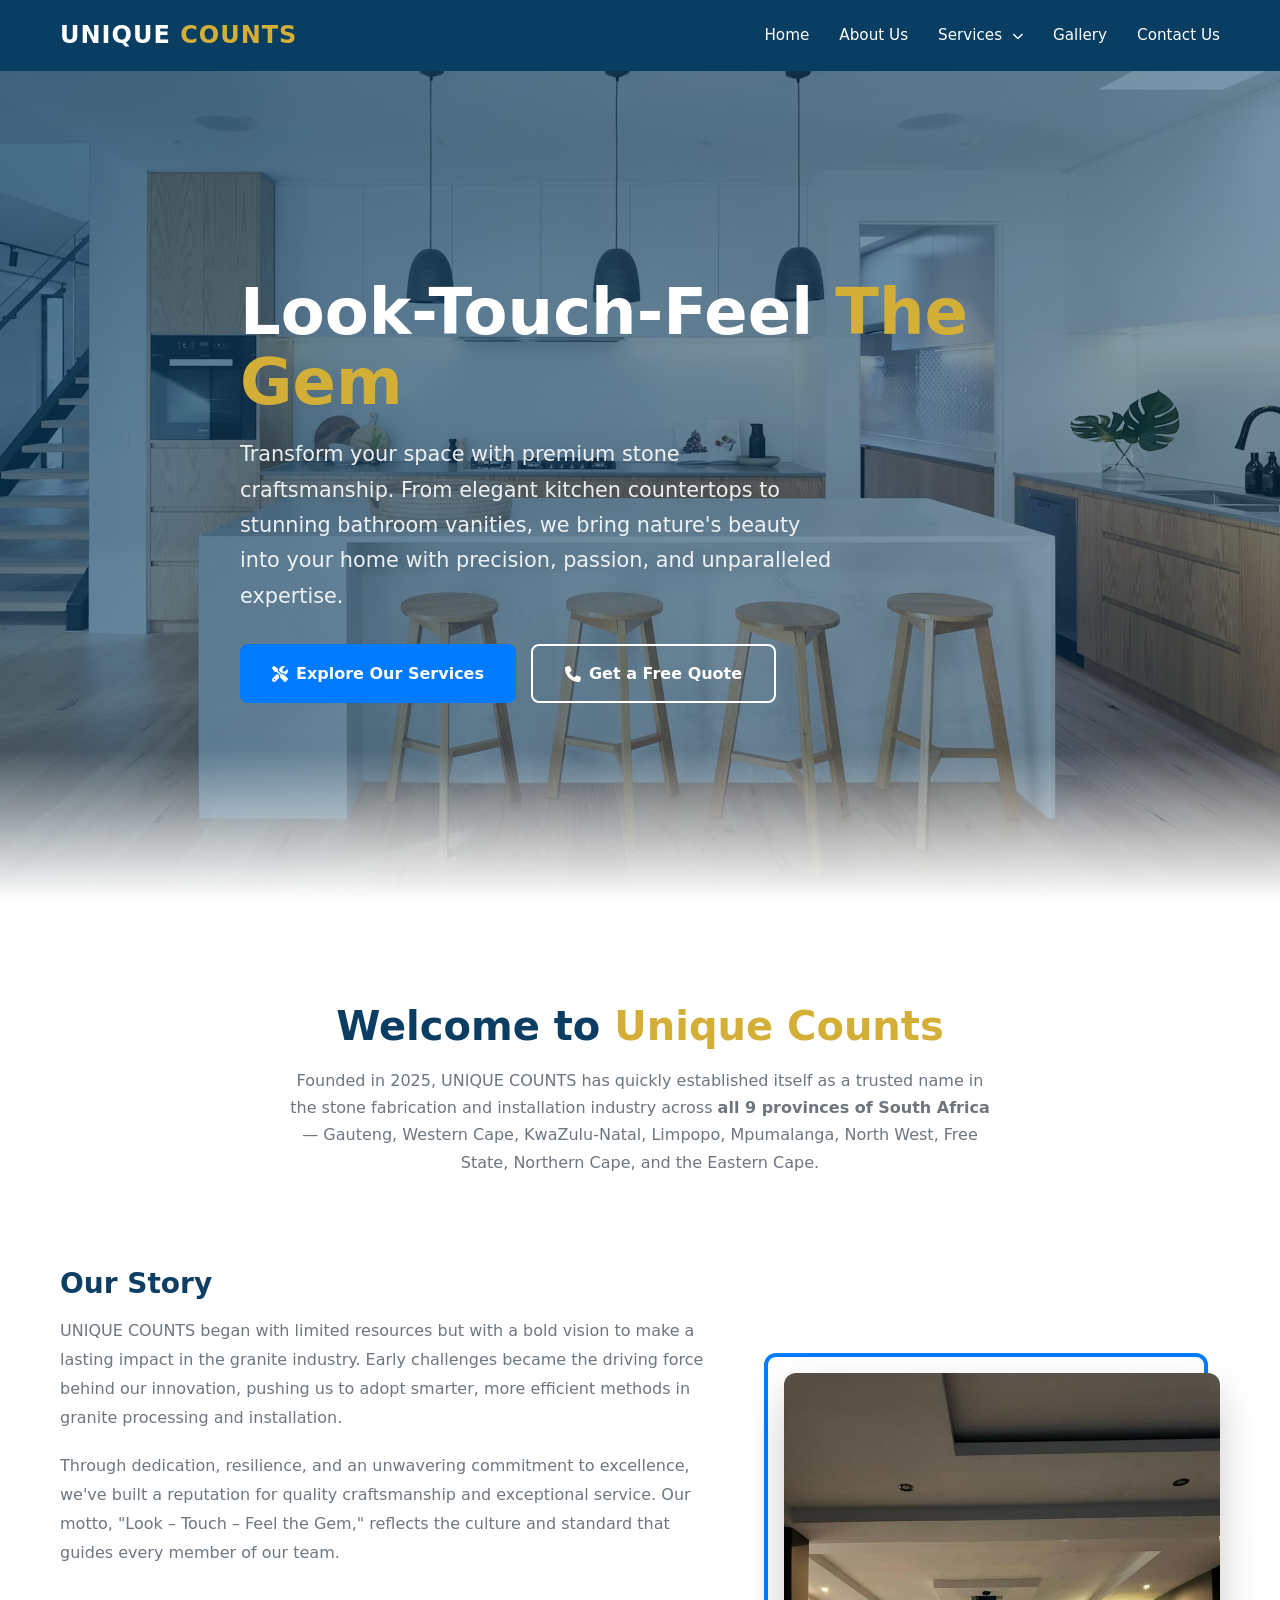
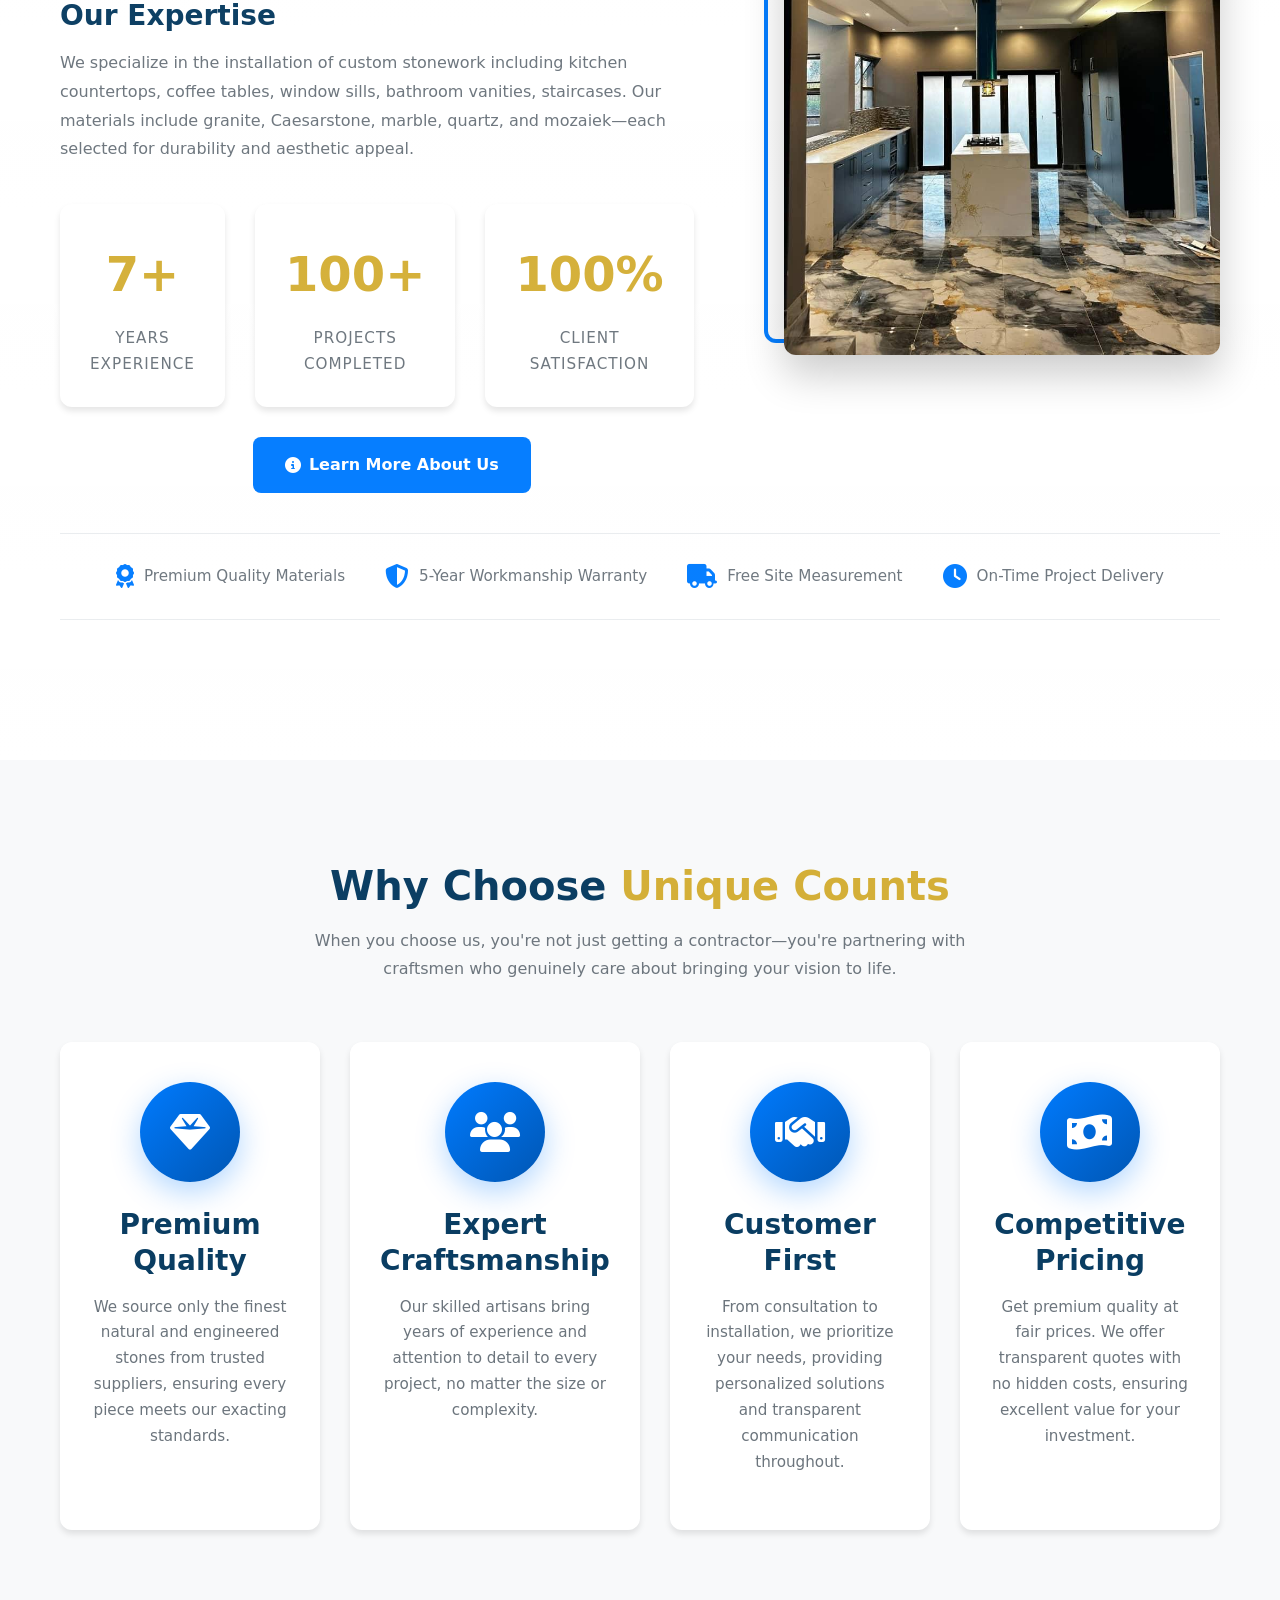
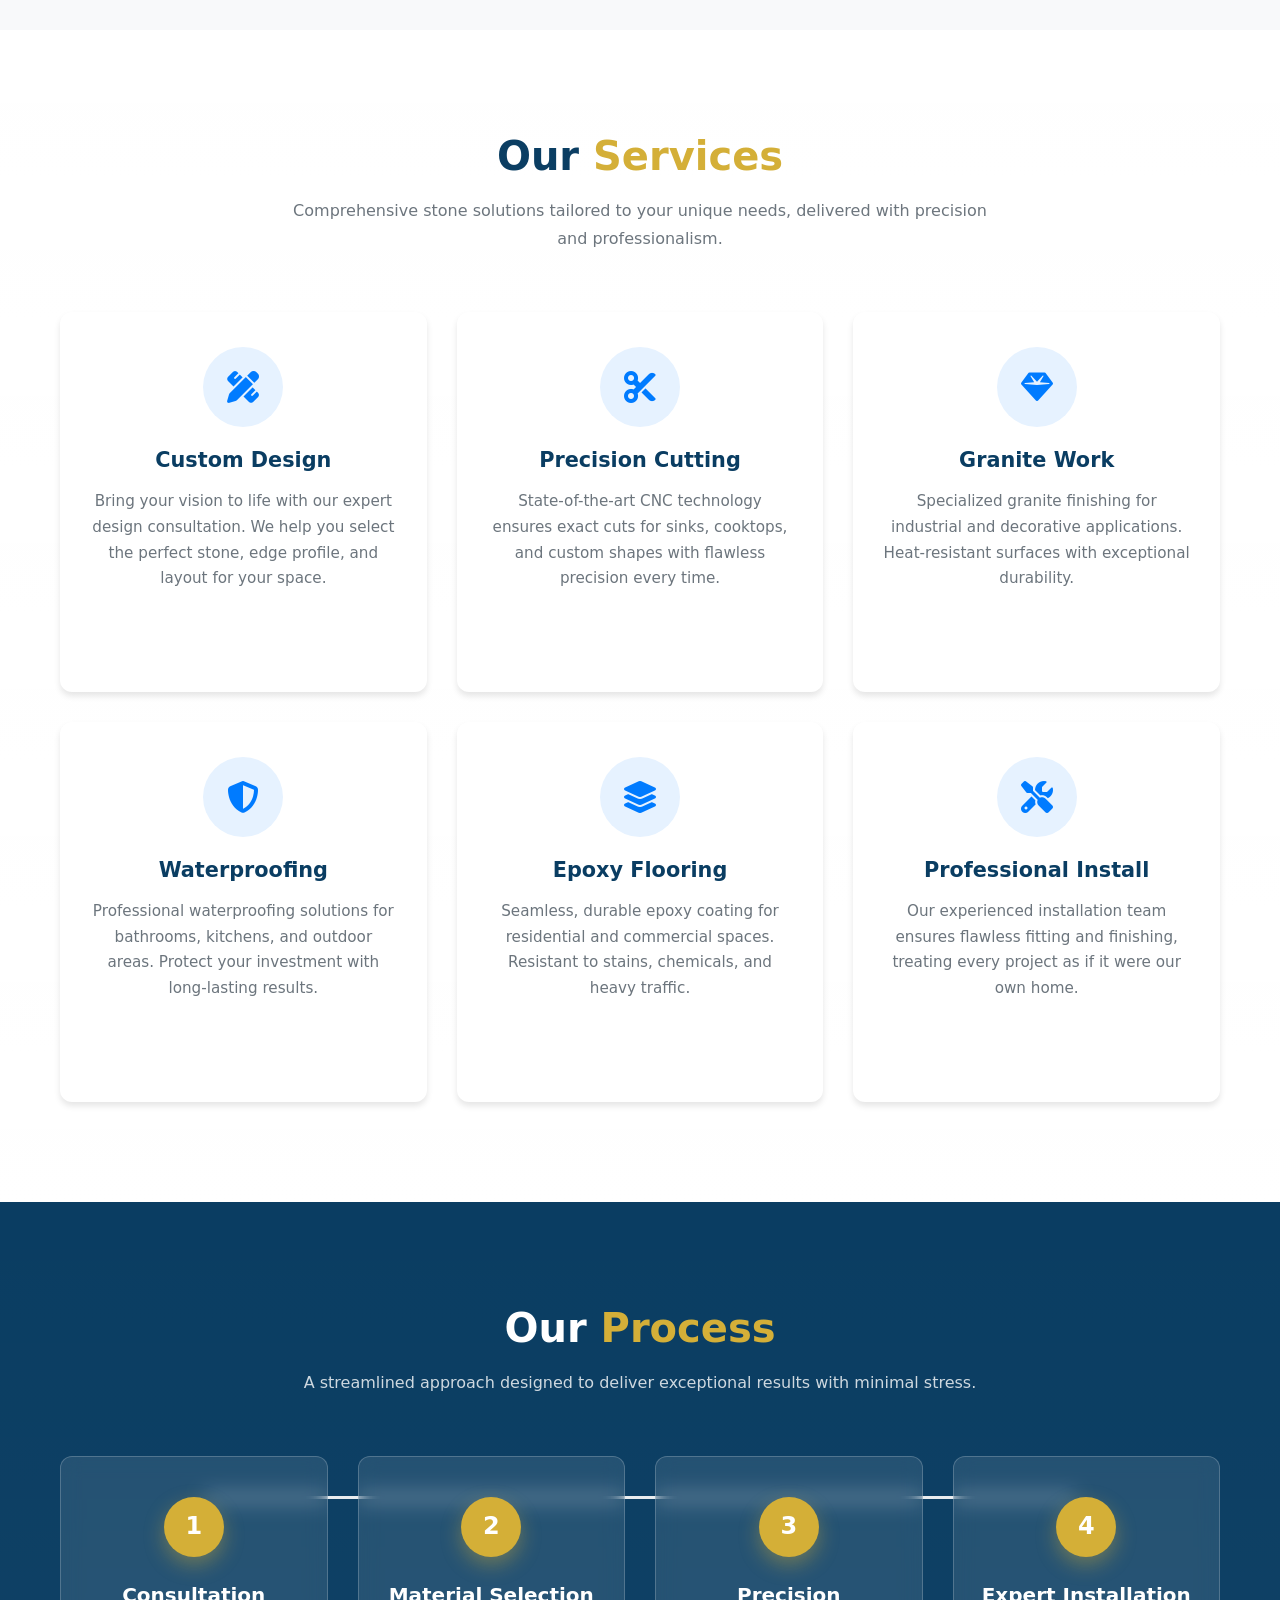
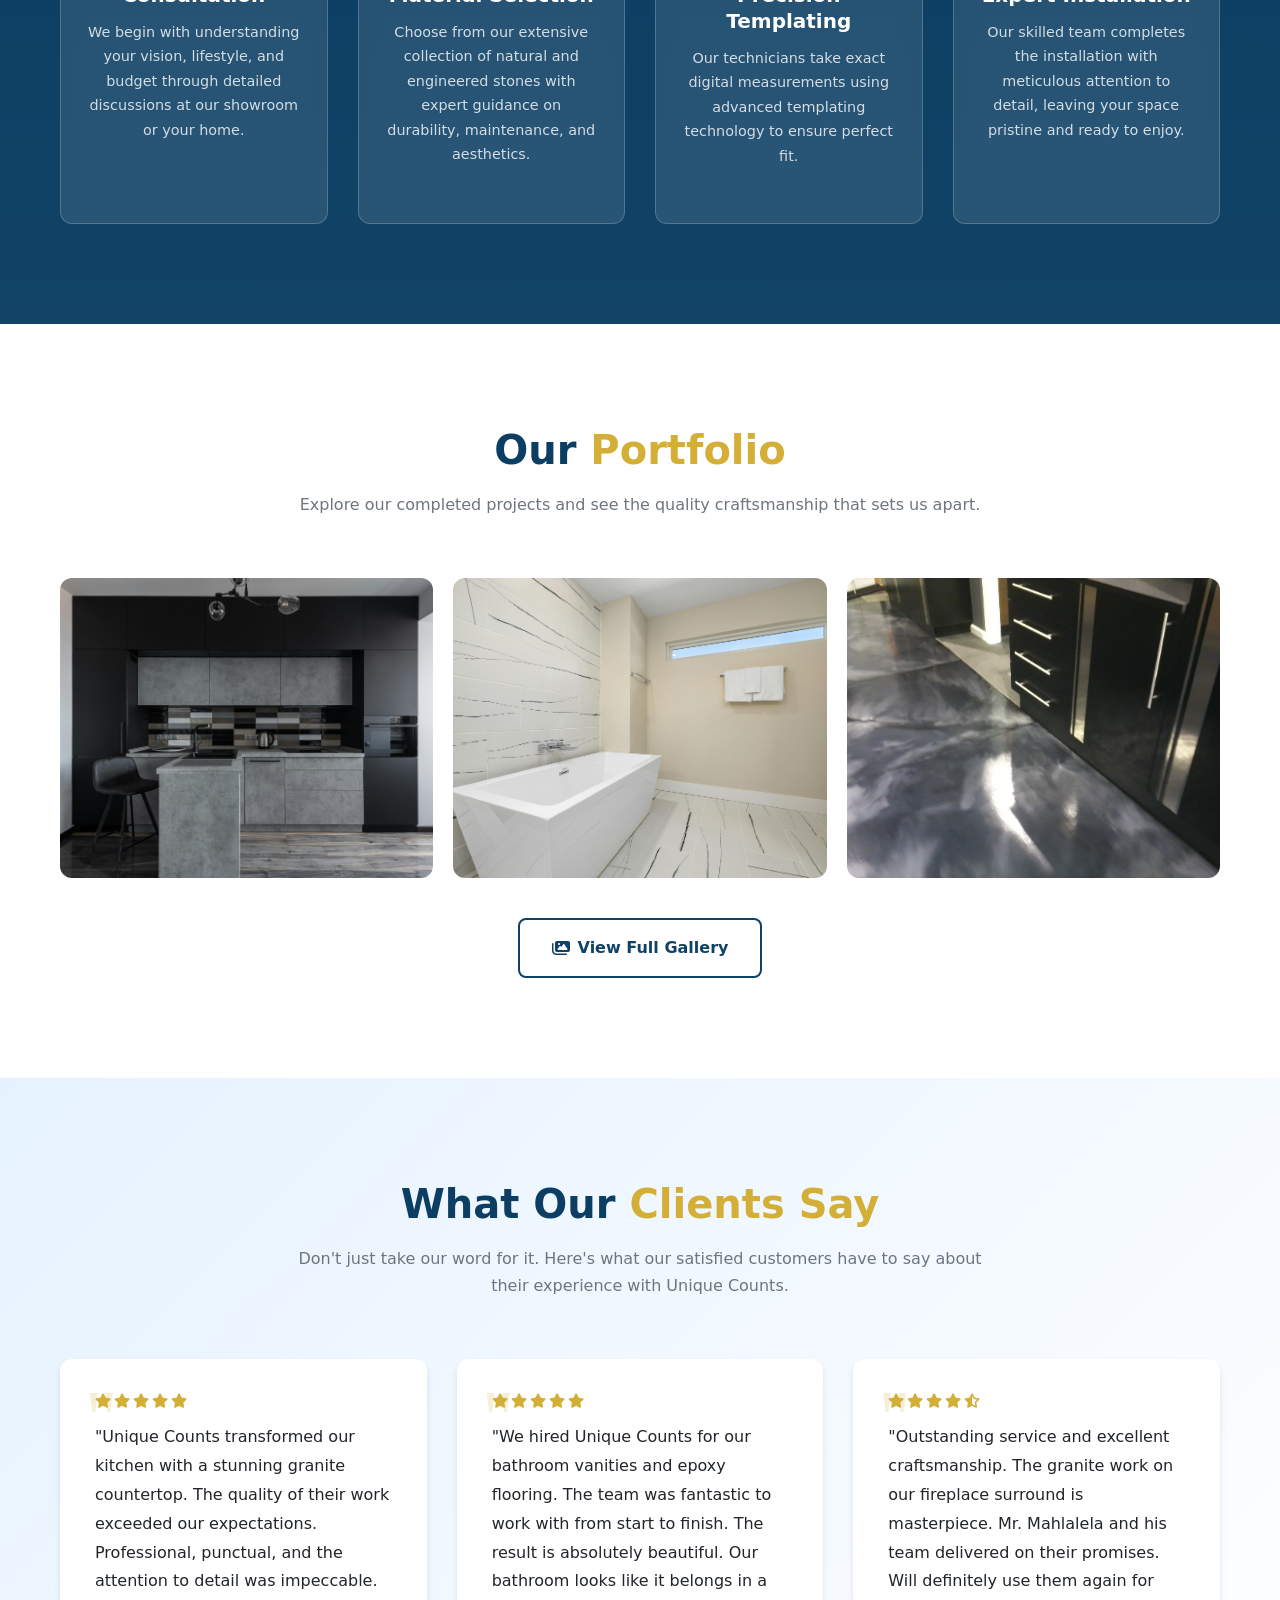
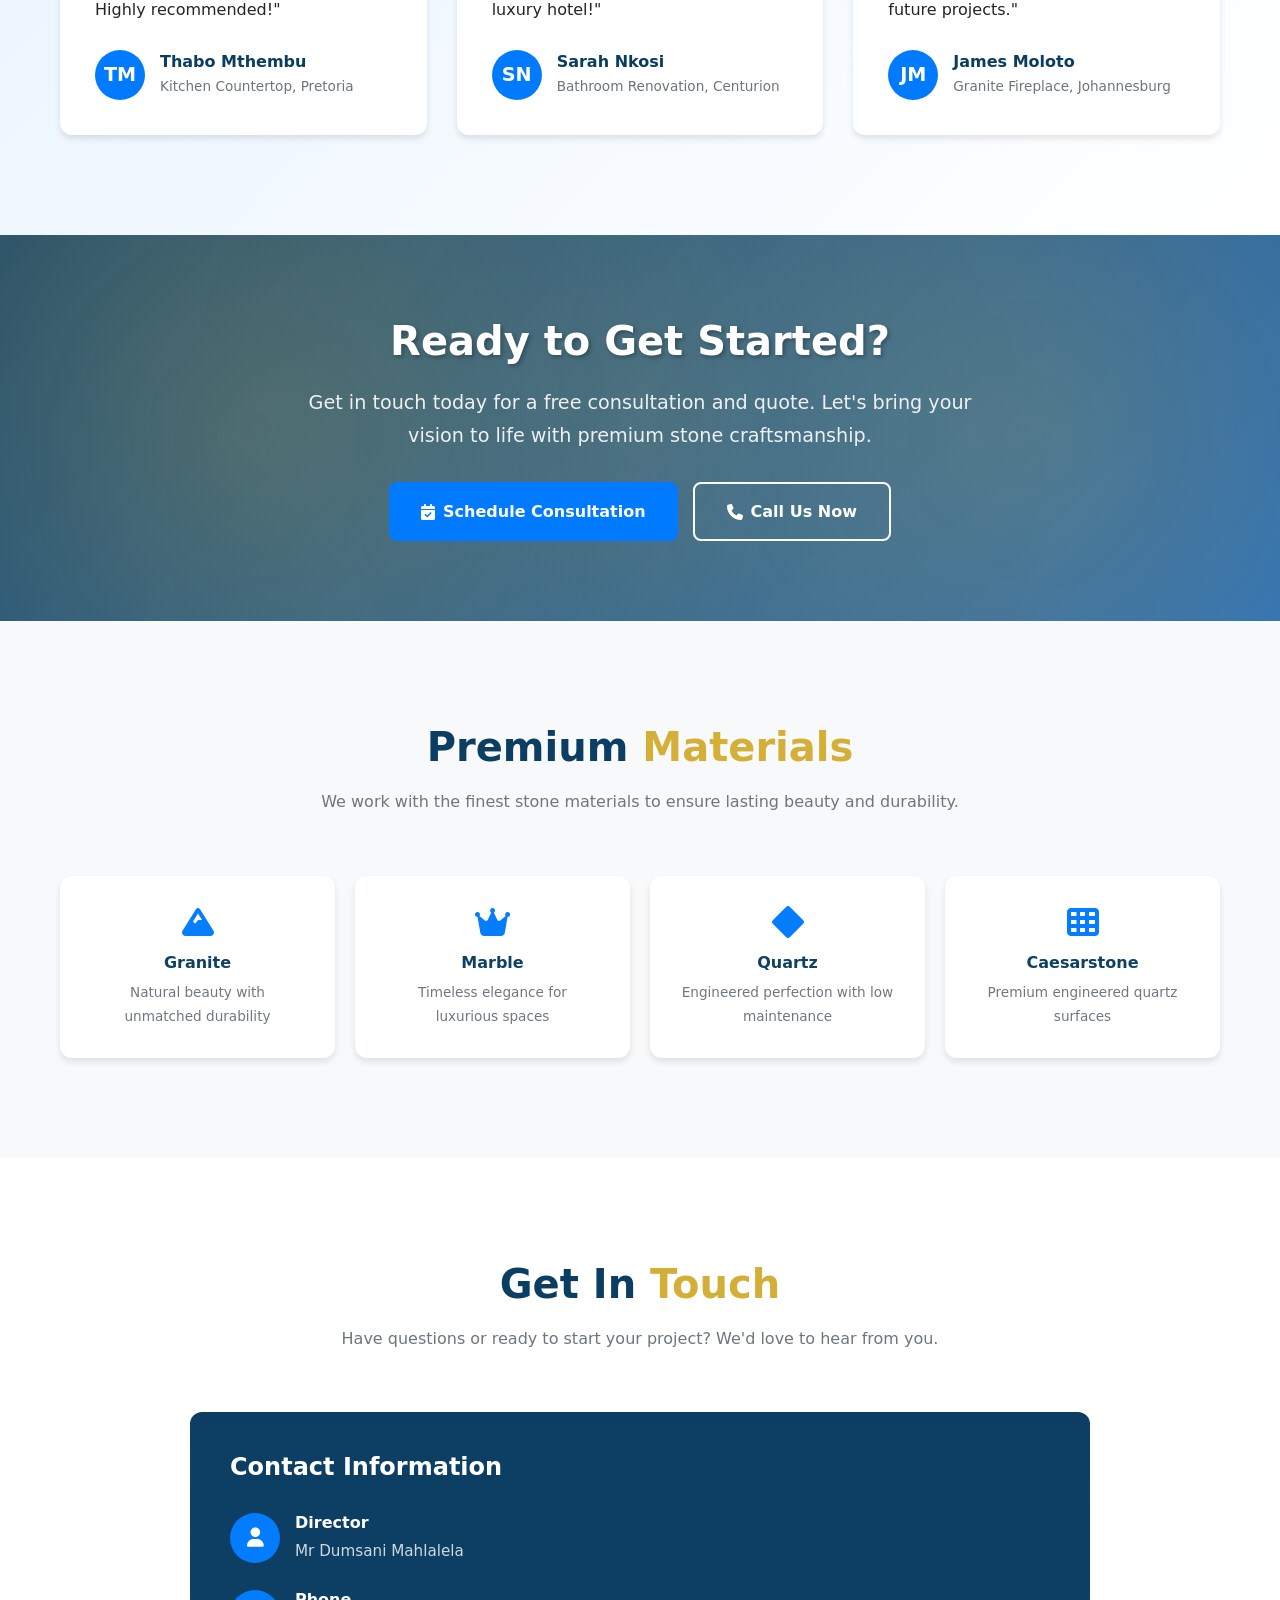
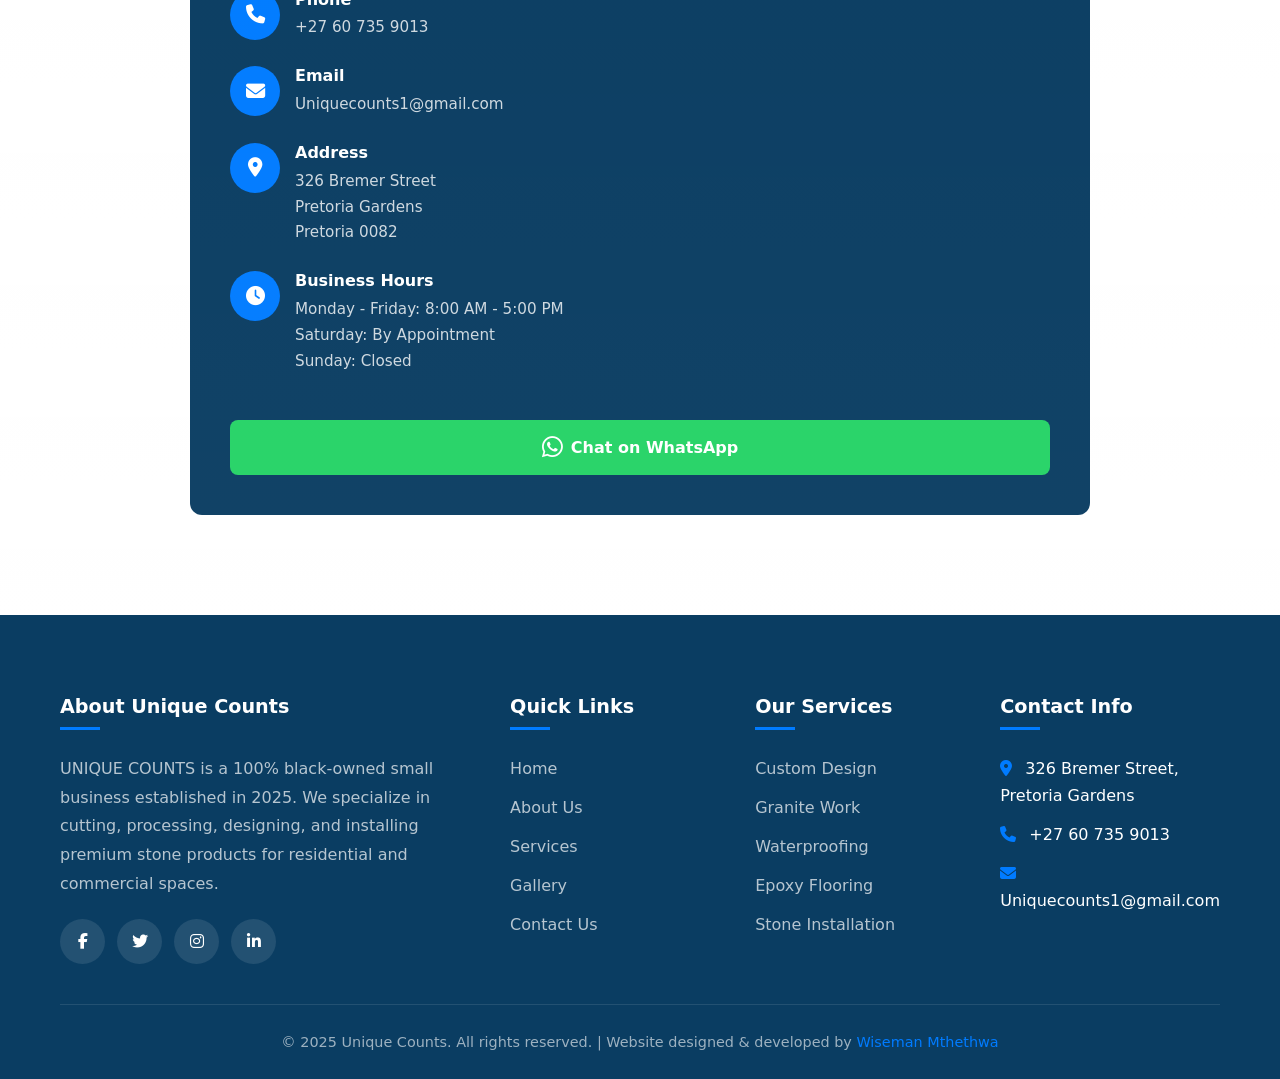
<file: index.html>
<!DOCTYPE html>
<html lang="en">
<head>
    <meta charset="UTF-8">
    <meta name="viewport" content="width=device-width, initial-scale=1.0">
    <meta name="description" content="Unique Counts - Pretoria's premier stone fabrication and installation company. Expert granite, marble, and quartz craftsmanship for kitchens, bathrooms, and commercial spaces.">
    <meta name="keywords" content="granite, marble, quartz, stone fabrication, countertop installation, Pretoria, South Africa">
    <title>Unique Counts | Look-Touch-Feel the Gem - Premium Stone Solutions</title>
    <link rel="stylesheet" href="assets/css/styles.css">
    <link rel="stylesheet" href="https://cdnjs.cloudflare.com/ajax/libs/font-awesome/6.5.1/css/all.min.css">
</head>
<body>
    <!-- Header -->
    <header>
        <div class="container header-container">
            <a href="index.html" class="logo">UNIQUE <span>COUNTS</span></a>
            <div class="hamburger" id="hamburger">
                <span></span>
                <span></span>
                <span></span>
            </div>
            <nav id="nav">
                <ul>
                    <li><a href="#home">Home</a></li>
                    <li><a href="pages/about.html">About Us</a></li>
                    <li class="dropdown">
                        <a href="pages/services.html">Services <i class="fas fa-chevron-down"></i></a>
                        <ul class="dropdown-menu">
                            <li><a href="pages/granite.html">Granite Work</a></li>
                            <li><a href="pages/waterproofing.html">Waterproofing</a></li>
                            <li><a href="pages/epoxy.html">Epoxy Flooring</a></li>
                        </ul>
                    </li>
                    <li><a href="pages/gallery.html">Gallery</a></li>
                    <li><a href="pages/contact.html">Contact Us</a></li>
                </ul>
            </nav>
        </div>
    </header>

    <!-- Main Content -->
    <main id="main-content">
        <!-- Hero Section -->
        <section class="hero" id="home">
            <div class="container">
                <div class="hero-content">
                    <h1>Look-Touch-Feel <span>The Gem</span></h1>
                    <p>Transform your space with premium stone craftsmanship. From elegant kitchen countertops to stunning bathroom vanities, we bring nature's beauty into your home with precision, passion, and unparalleled expertise.</p>
                    <div class="hero-buttons">
                        <a href="pages/services.html" class="btn btn-primary">
                            <i class="fas fa-tools"></i> Explore Our Services
                        </a>
                        <a href="pages/contact.html" class="btn btn-outline">
                            <i class="fas fa-phone"></i> Get a Free Quote
                        </a>
                    </div>
                </div>
            </div>
        </section>

        <!-- About Section -->
        <section class="section" id="about">
            <div class="container">
                <div class="section-header">
                    <h2>Welcome to <span>Unique Counts</span></h2>
                    <p>Founded in 2025, UNIQUE COUNTS has quickly established itself as a trusted name in the stone fabrication and installation industry across <strong>all 9 provinces of South Africa</strong> — Gauteng, Western Cape, KwaZulu-Natal, Limpopo, Mpumalanga, North West, Free State, Northern Cape, and the Eastern Cape.</p>
                </div>
                
                <div class="about-content">
                    <div class="about-text">
                        <h3>Our Story</h3>
                        <p>UNIQUE COUNTS began with limited resources but with a bold vision to make a lasting impact in the granite industry. Early challenges became the driving force behind our innovation, pushing us to adopt smarter, more efficient methods in granite processing and installation.</p>
                        <p>Through dedication, resilience, and an unwavering commitment to excellence, we've built a reputation for quality craftsmanship and exceptional service. Our motto, "Look – Touch – Feel the Gem," reflects the culture and standard that guides every member of our team.</p>
                        
                        <h3>Our Expertise</h3>
                        <p>We specialize in the installation of custom stonework including kitchen countertops, coffee tables, window sills, bathroom vanities, staircases. Our materials include granite, Caesarstone, marble, quartz, and mozaiek—each selected for durability and aesthetic appeal.</p>
                        
                        <div class="about-stats">
                            <div class="stat-item">
                                <div class="number">7+</div>
                                <div class="label">Years Experience</div>
                            </div>
                            <div class="stat-item">
                                <div class="number">100+</div>
                                <div class="label">Projects Completed</div>
                            </div>
                            <div class="stat-item">
                                <div class="number">100%</div>
                                <div class="label">Client Satisfaction</div>
                            </div>
                        </div>
                        
                        <div style="text-align: center; margin-top: 30px;">
                            <a href="pages/about.html" class="btn btn-primary">
                                <i class="fas fa-info-circle"></i> Learn More About Us
                            </a>
                        </div>
                    </div>
                    <div class="about-img">
                        <img src="assets/images/Team/Counter.jpeg" alt="Unique Counts Team">
                    </div>
                </div>
                
                <!-- Trust Badges -->
                <div class="trust-badges">
                    <div class="trust-badge">
                        <i class="fas fa-award"></i>
                        <span>Premium Quality Materials</span>
                    </div>
                    <div class="trust-badge">
                        <i class="fas fa-shield-alt"></i>
                        <span>5-Year Workmanship Warranty</span>
                    </div>
                    <div class="trust-badge">
                        <i class="fas fa-truck"></i>
                        <span>Free Site Measurement</span>
                    </div>
                    <div class="trust-badge">
                        <i class="fas fa-clock"></i>
                        <span>On-Time Project Delivery</span>
                    </div>
                </div>
            </div>
        </section>

        <!-- Why Choose Us Section -->
        <section class="section section-light">
            <div class="container">
                <div class="section-header">
                    <h2>Why Choose <span>Unique Counts</span></h2>
                    <p>When you choose us, you're not just getting a contractor—you're partnering with craftsmen who genuinely care about bringing your vision to life.</p>
                </div>
                
                <div class="why-grid">
                    <div class="card why-card animate-on-scroll">
                        <div class="icon">
                            <i class="fas fa-gem"></i>
                        </div>
                        <h3>Premium Quality</h3>
                        <p>We source only the finest natural and engineered stones from trusted suppliers, ensuring every piece meets our exacting standards.</p>
                    </div>
                    <div class="card why-card animate-on-scroll">
                        <div class="icon">
                            <i class="fas fa-users"></i>
                        </div>
                        <h3>Expert Craftsmanship</h3>
                        <p>Our skilled artisans bring years of experience and attention to detail to every project, no matter the size or complexity.</p>
                    </div>
                    <div class="card why-card animate-on-scroll">
                        <div class="icon">
                            <i class="fas fa-handshake"></i>
                        </div>
                        <h3>Customer First</h3>
                        <p>From consultation to installation, we prioritize your needs, providing personalized solutions and transparent communication throughout.</p>
                    </div>
                    <div class="card why-card animate-on-scroll">
                        <div class="icon">
                            <i class="fas fa-money-bill-wave"></i>
                        </div>
                        <h3>Competitive Pricing</h3>
                        <p>Get premium quality at fair prices. We offer transparent quotes with no hidden costs, ensuring excellent value for your investment.</p>
                    </div>
                </div>
            </div>
        </section>

        <!-- Services Section -->
        <section class="section" id="services">
            <div class="container">
                <div class="section-header">
                    <h2>Our <span>Services</span></h2>
                    <p>Comprehensive stone solutions tailored to your unique needs, delivered with precision and professionalism.</p>
                </div>
                
                <div class="services-grid">
                    <div class="service-card animate-on-scroll">
                        <div class="icon">
                            <i class="fas fa-pencil-ruler"></i>
                        </div>
                        <h3>Custom Design</h3>
                        <p>Bring your vision to life with our expert design consultation. We help you select the perfect stone, edge profile, and layout for your space.</p>
                        <a href="pages/services.html" class="btn btn-primary btn-sm">Learn More</a>
                    </div>
                    <div class="service-card animate-on-scroll">
                        <div class="icon">
                            <i class="fas fa-cut"></i>
                        </div>
                        <h3>Precision Cutting</h3>
                        <p>State-of-the-art CNC technology ensures exact cuts for sinks, cooktops, and custom shapes with flawless precision every time.</p>
                        <a href="pages/services.html" <a href="pages/services.html" class="btn btn-primary btn-sm">Learn More</a>
                    </div>
                    <div class="service-card animate-on-scroll">
                        <div class="icon">
                            <i class="fas fa-gem"></i>
                        </div>
                        <h3>Granite Work</h3>
                        <p>Specialized granite finishing for industrial and decorative applications. Heat-resistant surfaces with exceptional durability.</p>
                        <a href="pages/granite.html" class="btn btn-primary btn-sm">Learn More</a>
                    </div>
                    <div class="service-card animate-on-scroll">
                        <div class="icon">
                            <i class="fas fa-shield-alt"></i>
                        </div>
                        <h3>Waterproofing</h3>
                        <p>Professional waterproofing solutions for bathrooms, kitchens, and outdoor areas. Protect your investment with long-lasting results.</p>
                        <a href="pages/waterproofing.html" class="btn btn-primary btn-sm">Learn More</a>
                    </div>
                    <div class="service-card animate-on-scroll">
                        <div class="icon">
                            <i class="fas fa-layer-group"></i>
                        </div>
                        <h3>Epoxy Flooring</h3>
                        <p>Seamless, durable epoxy coating for residential and commercial spaces. Resistant to stains, chemicals, and heavy traffic.</p>
                        <a href="pages/epoxy.html" class="btn btn-primary btn-sm">Learn More</a>
                    </div>
                    <div class="service-card animate-on-scroll">
                        <div class="icon">
                            <i class="fas fa-tools"></i>
                        </div>
                        <h3>Professional Install</h3>
                        <p>Our experienced installation team ensures flawless fitting and finishing, treating every project as if it were our own home.</p>
                        <a href="pages/services.html" class="btn btn-primary btn-sm">Learn More</a>
                    </div>
                </div>
            </div>
        </section>

        <!-- Our Process Section -->
        <section class="section section-dark">
            <div class="container">
                <div class="section-header">
                    <h2>Our <span>Process</span></h2>
                    <p>A streamlined approach designed to deliver exceptional results with minimal stress.</p>
                </div>
                
                <div class="process-grid">
                    <div class="process-card animate-on-scroll">
                        <div class="step-number">1</div>
                        <h4>Consultation</h4>
                        <p>We begin with understanding your vision, lifestyle, and budget through detailed discussions at our showroom or your home.</p>
                    </div>
                    <div class="process-card animate-on-scroll">
                        <div class="step-number">2</div>
                        <h4>Material Selection</h4>
                        <p>Choose from our extensive collection of natural and engineered stones with expert guidance on durability, maintenance, and aesthetics.</p>
                    </div>
                    <div class="process-card animate-on-scroll">
                        <div class="step-number">3</div>
                        <h4>Precision Templating</h4>
                        <p>Our technicians take exact digital measurements using advanced templating technology to ensure perfect fit.</p>
                    </div>
                    <div class="process-card animate-on-scroll">
                        <div class="step-number">4</div>
                        <h4>Expert Installation</h4>
                        <p>Our skilled team completes the installation with meticulous attention to detail, leaving your space pristine and ready to enjoy.</p>
                    </div>
                </div>
            </div>
        </section>

        <!-- Gallery Preview Section -->
        <section class="section" id="gallery">
            <div class="container">
                <div class="section-header">
                    <h2>Our <span>Portfolio</span></h2>
                    <p>Explore our completed projects and see the quality craftsmanship that sets us apart.</p>
                </div>
                
                <div class="gallery-grid">
                    <div class="gallery-item animate-on-scroll">
                        <img src="assets/images/Gallery/Kitchen/img1.jpg" alt="Granite Kitchen Countertop">
                        <div class="gallery-overlay">
                            <div>
                                <h4>Kitchen Countertops</h4>
                                <p>Granite installation with custom edge profile</p>
                            </div>
                        </div>
                    </div>
                    <div class="gallery-item animate-on-scroll">
                        <img src="assets/images/Gallery/Bathroom/img8.jpg" alt="Marble Bathroom Vanity">
                        <div class="gallery-overlay">
                            <div>
                                <h4>Bathroom Vanities</h4>
                                <p>Elegant marble vanity with integrated basin</p>
                            </div>
                        </div>
                    </div>
                    <div class="gallery-item animate-on-scroll">
                        <img src="assets/images/Gallery/Epoxy/metallicfloorcoating1.webp" alt="Commercial Epoxy Floor">
                        <div class="gallery-overlay">
                            <div>
                                <h4>Commercial Spaces</h4>
                                <p>Large-scale epoxy flooring installation</p>
                            </div>
                        </div>
                    </div>
                </div>
                
                <div style="text-align: center; margin-top: 40px;">
                    <a href="pages/gallery.html" class="btn btn-secondary">
                        <i class="fas fa-images"></i> View Full Gallery
                    </a>
                </div>
            </div>
        </section>

        <!-- Testimonials Section -->
        <section class="section testimonials-section" id="testimonials">
            <div class="container">
                <div class="section-header">
                    <h2>What Our <span>Clients Say</span></h2>
                    <p>Don't just take our word for it. Here's what our satisfied customers have to say about their experience with Unique Counts.</p>
                </div>
                
                <div class="testimonials-grid">
                    <div class="testimonial-card animate-on-scroll">
                        <div class="testimonial-rating">
                            <i class="fas fa-star"></i>
                            <i class="fas fa-star"></i>
                            <i class="fas fa-star"></i>
                            <i class="fas fa-star"></i>
                            <i class="fas fa-star"></i>
                        </div>
                        <p class="testimonial-text">"Unique Counts transformed our kitchen with a stunning granite countertop. The quality of their work exceeded our expectations. Professional, punctual, and the attention to detail was impeccable. Highly recommended!"</p>
                        <div class="testimonial-author">
                            <div class="author-avatar">TM</div>
                            <div class="author-info">
                                <h4>Thabo Mthembu</h4>
                                <p>Kitchen Countertop, Pretoria</p>
                            </div>
                        </div>
                    </div>
                    
                    <div class="testimonial-card animate-on-scroll">
                        <div class="testimonial-rating">
                            <i class="fas fa-star"></i>
                            <i class="fas fa-star"></i>
                            <i class="fas fa-star"></i>
                            <i class="fas fa-star"></i>
                            <i class="fas fa-star"></i>
                        </div>
                        <p class="testimonial-text">"We hired Unique Counts for our bathroom vanities and epoxy flooring. The team was fantastic to work with from start to finish. The result is absolutely beautiful. Our bathroom looks like it belongs in a luxury hotel!"</p>
                        <div class="testimonial-author">
                            <div class="author-avatar">SN</div>
                            <div class="author-info">
                                <h4>Sarah Nkosi</h4>
                                <p>Bathroom Renovation, Centurion</p>
                            </div>
                        </div>
                    </div>
                    
                    <div class="testimonial-card animate-on-scroll">
                        <div class="testimonial-rating">
                            <i class="fas fa-star"></i>
                            <i class="fas fa-star"></i>
                            <i class="fas fa-star"></i>
                            <i class="fas fa-star"></i>
                            <i class="fas fa-star-half-alt"></i>
                        </div>
                        <p class="testimonial-text">"Outstanding service and excellent craftsmanship. The granite work on our fireplace surround is masterpiece. Mr. Mahlalela and his team delivered on their promises. Will definitely use them again for future projects."</p>
                        <div class="testimonial-author">
                            <div class="author-avatar">JM</div>
                            <div class="author-info">
                                <h4>James Moloto</h4>
                                <p>Granite Fireplace, Johannesburg</p>
                            </div>
                        </div>
                    </div>
                </div>
            </div>
        </section>

        <!-- CTA Section (Enhanced) -->
        <section class="cta-section cta-enhanced">
            <div class="cta-bg-pattern"></div>
            <div class="container">
                <div class="cta-content">
                    <h2>Ready to Get Started?</h2>
                    <p>Get in touch today for a free consultation and quote. Let's bring your vision to life with premium stone craftsmanship.</p>
                    <div class="cta-buttons">
                        <a href="pages/contact.html" class="btn btn-primary">
                            <i class="fas fa-calendar-check"></i> Schedule Consultation
                        </a>
                        <a href="tel:+27607359013" class="btn btn-outline">
                            <i class="fas fa-phone"></i> Call Us Now
                        </a>
                    </div>
                </div>
            </div>
        </section>

        <!-- Materials Section -->
        <section class="section section-light">
            <div class="container">
                <div class="section-header">
                    <h2>Premium <span>Materials</span></h2>
                    <p>We work with the finest stone materials to ensure lasting beauty and durability.</p>
                </div>
                
                <div class="services-grid-4">
                    <div class="card" style="text-align: center; padding: 30px;">
                        <i class="fas fa-mountain" style="font-size: 3rem; color: var(--primary-blue); margin-bottom: 15px;"></i>
                        <h4>Granite</h4>
                        <p>Natural beauty with unmatched durability</p>
                    </div>
                    <div class="card" style="text-align: center; padding: 30px;">
                        <i class="fas fa-crown" style="font-size: 3rem; color: var(--primary-blue); margin-bottom: 15px;"></i>
                        <h4>Marble</h4>
                        <p>Timeless elegance for luxurious spaces</p>
                    </div>
                    <div class="card" style="text-align: center; padding: 30px;">
                        <i class="fas fa-diamond" style="font-size: 3rem; color: var(--primary-blue); margin-bottom: 15px;"></i>
                        <h4>Quartz</h4>
                        <p>Engineered perfection with low maintenance</p>
                    </div>
                    <div class="card" style="text-align: center; padding: 30px;">
                        <i class="fas fa-th" style="font-size: 3rem; color: var(--primary-blue); margin-bottom: 15px;"></i>
                        <h4>Caesarstone</h4>
                        <p>Premium engineered quartz surfaces</p>
                    </div>
                </div>
            </div>
        </section>

        <!-- Contact Section -->
        <section class="section" id="contact">
            <div class="container">
                <div class="section-header">
                    <h2>Get In <span>Touch</span></h2>
                    <p>Have questions or ready to start your project? We'd love to hear from you.</p>
                </div>
                
                <div class="contact-container">
                    <div class="contact-info-card">
                        <h3>Contact Information</h3>
                        
                        <div class="contact-info-item">
                            <div class="icon">
                                <i class="fas fa-user"></i>
                            </div>
                            <div>
                                <h4>Director</h4>
                                <p>Mr Dumsani Mahlalela</p>
                            </div>
                        </div>
                        
                        <div class="contact-info-item">
                            <div class="icon">
                                <i class="fas fa-phone"></i>
                            </div>
                            <div>
                                <h4>Phone</h4>
                                <p>+27 60 735 9013</p>
                            </div>
                        </div>
                        
                        <div class="contact-info-item">
                            <div class="icon">
                                <i class="fas fa-envelope"></i>
                            </div>
                            <div>
                                <h4>Email</h4>
                                <p>Uniquecounts1@gmail.com</p>
                            </div>
                        </div>
                        
                        <div class="contact-info-item">
                            <div class="icon">
                                <i class="fas fa-map-marker-alt"></i>
                            </div>
                            <div>
                                <h4>Address</h4>
                                <p>326 Bremer Street<br>Pretoria Gardens<br>Pretoria 0082</p>
                            </div>
                        </div>
                        
                        <div class="contact-info-item">
                            <div class="icon">
                                <i class="fas fa-clock"></i>
                            </div>
                            <div>
                                <h4>Business Hours</h4>
                                <p>Monday - Friday: 8:00 AM - 5:00 PM<br>Saturday: By Appointment<br>Sunday: Closed</p>
                            </div>
                        </div>
                        
                        <!-- WhatsApp CTA -->
                        <a href="https://wa.me/27607359013?text=Hi%2C%20I%27m%20interested%20in%20your%20stone%20services" target="_blank" class="btn btn-whatsapp" style="width: 100%; margin-top: 20px;">
                            <i class="fab fa-whatsapp" style="font-size: 1.5rem;"></i>
                            Chat on WhatsApp
                        </a>
                    </div></div>
            </div>
        </section>
    </main>

    <!-- Footer -->
    <footer>
        <div class="container">
            <div class="footer-container">
                <div class="footer-col">
                    <h3>About Unique Counts</h3>
                    <p>UNIQUE COUNTS is a 100% black-owned small business established in 2025. We specialize in cutting, processing, designing, and installing premium stone products for residential and commercial spaces.</p>
                    <div class="social-links">
                        <a href="#" aria-label="Facebook"><i class="fab fa-facebook-f"></i></a>
                        <a href="#" aria-label="Twitter"><i class="fab fa-twitter"></i></a>
                        <a href="#" aria-label="Instagram"><i class="fab fa-instagram"></i></a>
                        <a href="#" aria-label="LinkedIn"><i class="fab fa-linkedin-in"></i></a>
                    </div>
                </div>
                <div class="footer-col">
                    <h3>Quick Links</h3>
                    <ul>
                        <li><a href="#home">Home</a></li>
                        <li><a href="#about">About Us</a></li>
                        <li><a href="pages/services.html">Services</a></li>
                        <li><a href="pages/gallery.html">Gallery</a></li>
                        <li><a href="pages/contact.html">Contact Us</a></li>
                    </ul>
                </div>
                <div class="footer-col">
                    <h3>Our Services</h3>
                    <ul>
                        <li><a href="pages/services.html">Custom Design</a></li>
                        <li><a href="pages/granite.html">Granite Work</a></li>
                        <li><a href="pages/waterproofing.html">Waterproofing</a></li>
                        <li><a href="pages/epoxy.html">Epoxy Flooring</a></li>
                        <li><a href="pages/services.html">Stone Installation</a></li>
                    </ul>
                </div>
                <div class="footer-col">
                    <h3>Contact Info</h3>
                    <ul>
                        <li><i class="fas fa-map-marker-alt"></i> 326 Bremer Street, Pretoria Gardens</li>
                        <li><i class="fas fa-phone"></i> +27 60 735 9013</li>
                        <li><i class="fas fa-envelope"></i> Uniquecounts1@gmail.com</li>
                    </ul>
                </div>
            </div>
            <div class="footer-bottom">
                <p>&copy; 2025 Unique Counts. All rights reserved. | Website designed & developed by <a href="https://www.linkedin.com/in/wiseman-mthethwa-971127359/" target="_blank">Wiseman Mthethwa</a></p>
            </div>
        </div>
    </footer>

    <!-- Back to Top Button -->
    <button class="back-to-top" aria-label="Back to top">
        <i class="fas fa-arrow-up"></i>
    </button>

    <!-- JavaScript -->
    <script src="assets/js/script.js"></script>
</body>
</html>
</file>
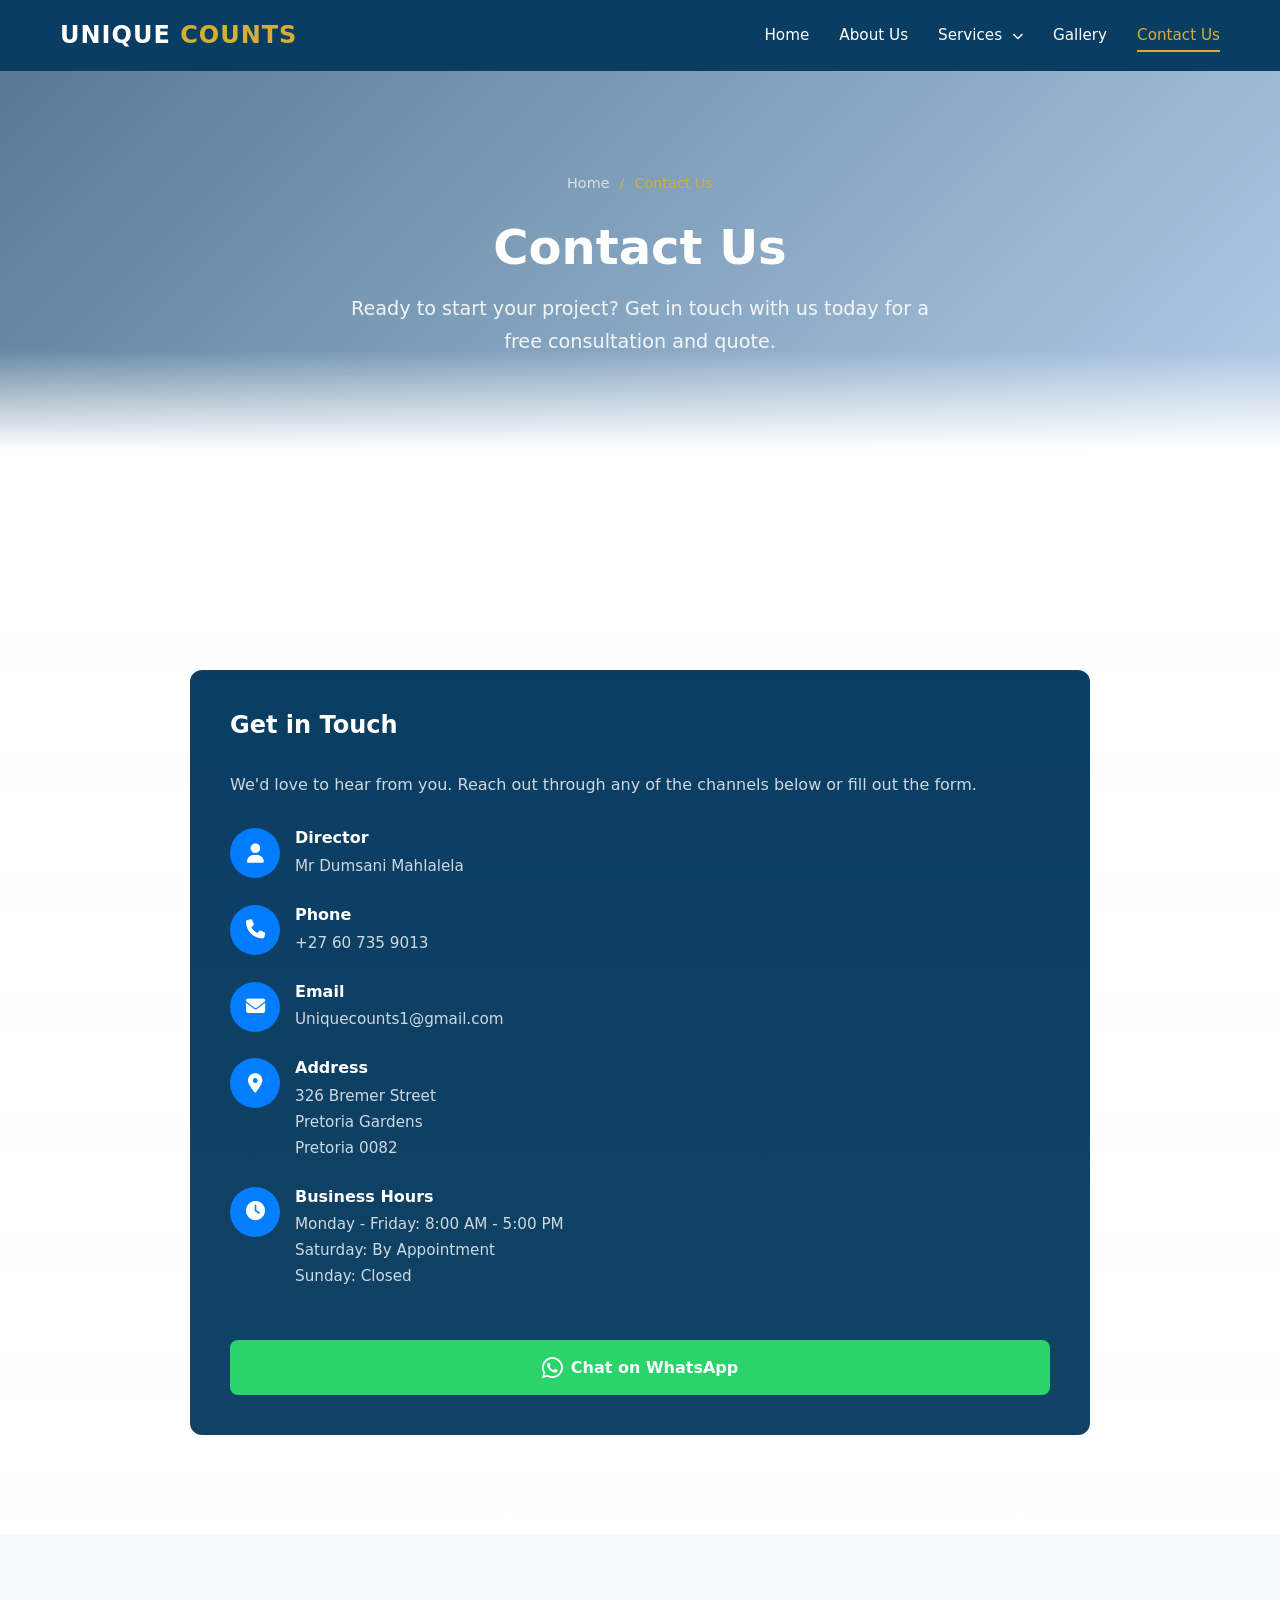
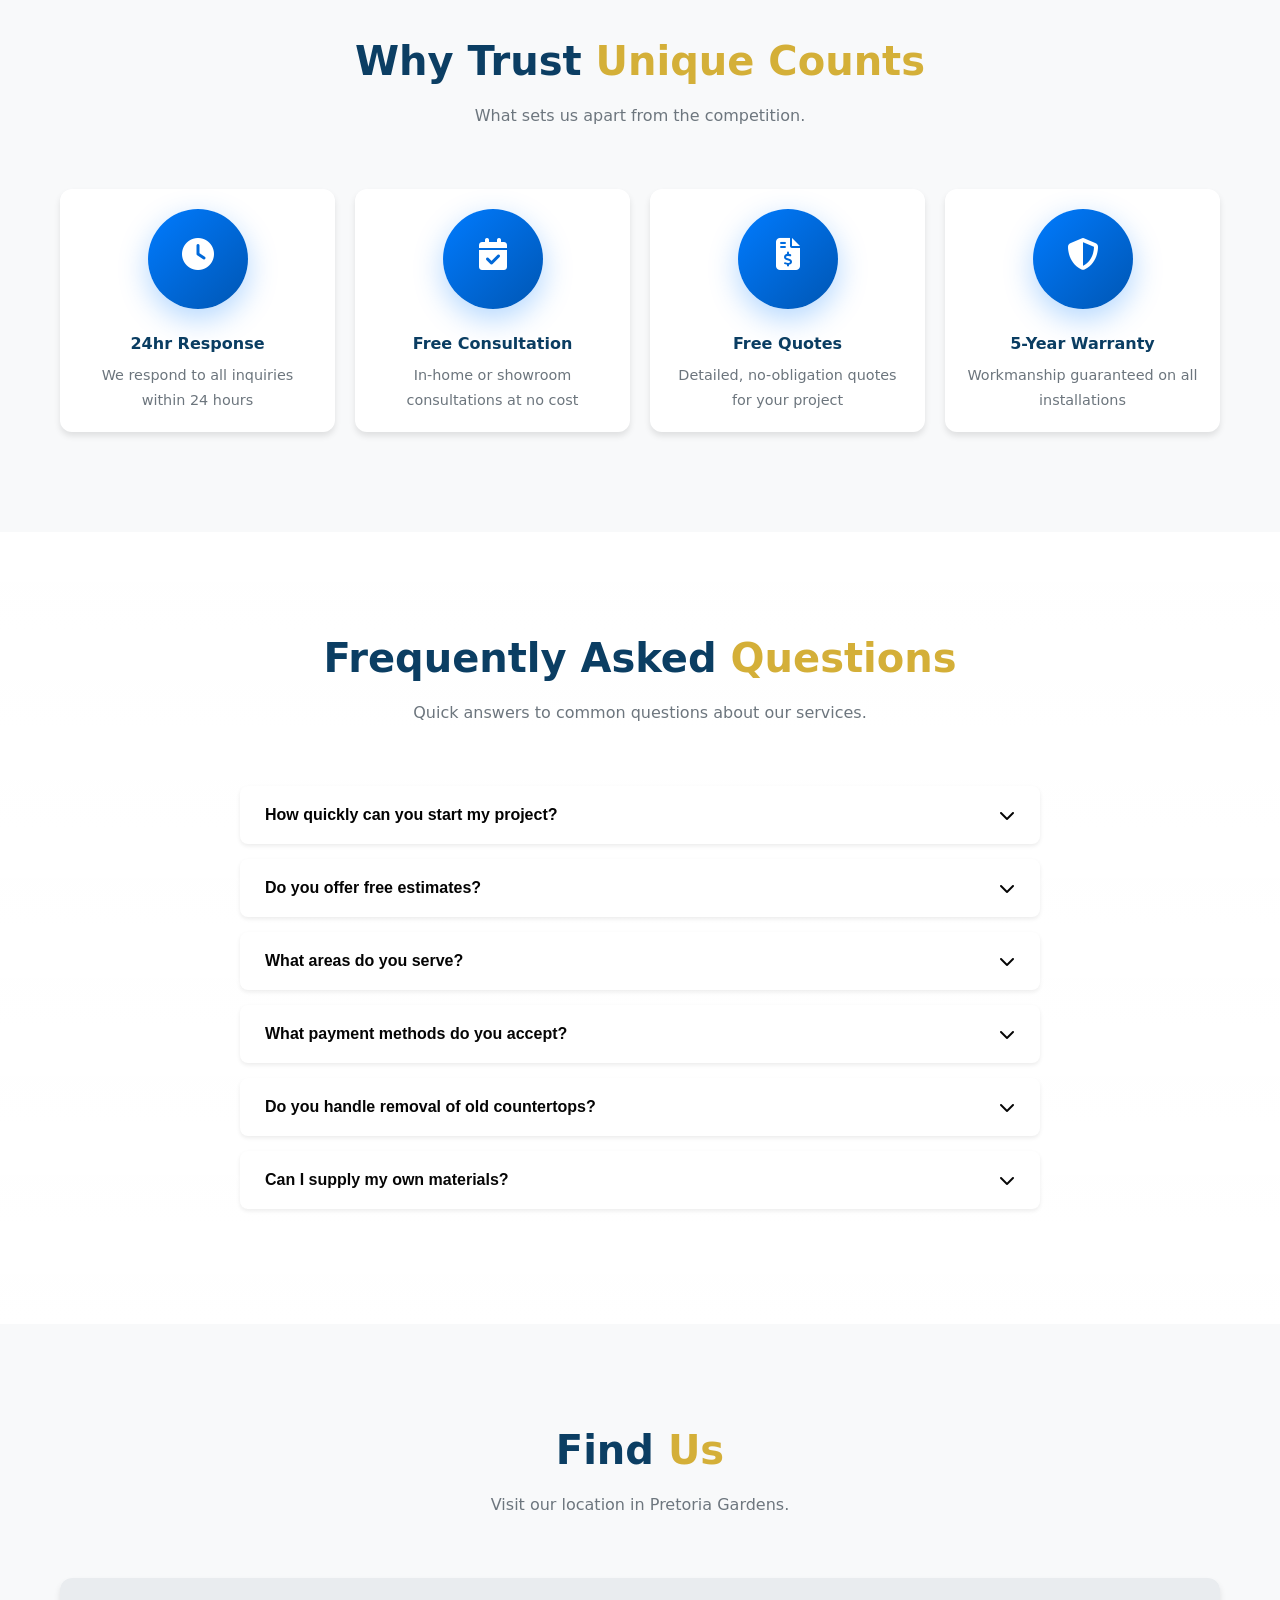
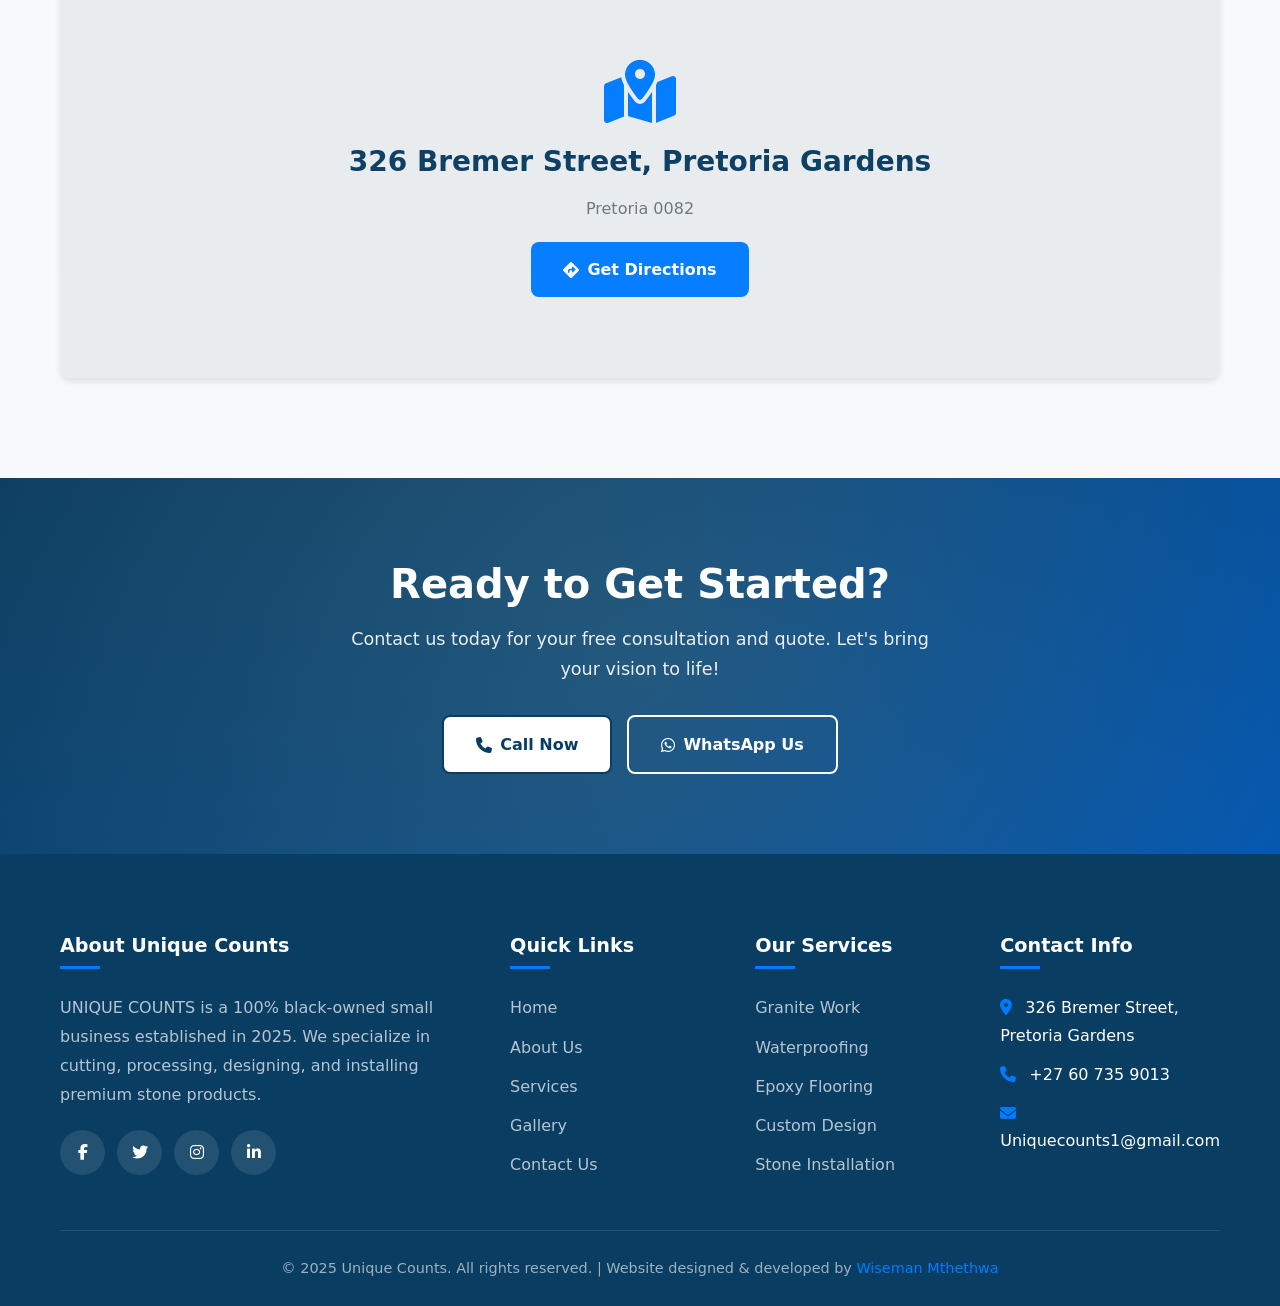
<file: pages/contact.html>
<!DOCTYPE html>
<html lang="en">
<head>
    <meta charset="UTF-8">
    <meta name="viewport" content="width=device-width, initial-scale=1.0">
    <meta name="description" content="Contact Unique Counts for all your stone, waterproofing, epoxy, and granite needs. Get a free consultation and quote in Pretoria.">
    <meta name="keywords" content="contact Unique Counts, stone installation Pretoria, free quote, consultation">
    <title>Contact Us | Unique Counts - Get a Free Quote</title>
    <link rel="stylesheet" href="../assets/css/styles.css">
    <link rel="stylesheet" href="https://cdnjs.cloudflare.com/ajax/libs/font-awesome/6.5.1/css/all.min.css">
</head>
<body>
    <!-- Header -->
    <header>
        <div class="container header-container">
            <a href="../index.html" class="logo">UNIQUE <span>COUNTS</span></a>
            <div class="hamburger" id="hamburger">
                <span></span>
                <span></span>
                <span></span>
            </div>
            <nav id="nav">
                <ul>
                    <li><a href="../index.html#home">Home</a></li>
                    <li><a href="about.html">About Us</a></li>
                    <li class="dropdown">
                        <a href="services.html">Services <i class="fas fa-chevron-down"></i></a>
                        <ul class="dropdown-menu">
                            <li><a href="granite.html">Granite Work</a></li>
                            <li><a href="waterproofing.html">Waterproofing</a></li>
                            <li><a href="epoxy.html">Epoxy Flooring</a></li>
                        </ul>
                    </li>
                    <li><a href="gallery.html">Gallery</a></li>
                    <li><a href="contact.html" class="active">Contact Us</a></li>
                </ul>
            </nav>
        </div>
    </header>

    <!-- Page Hero -->
    <section class="page-hero">
        <div class="container">
            <div class="page-hero-content">
                <div class="breadcrumbs">
                    <a href="../index.html">Home</a>
                    <span>/</span>
                    <span>Contact Us</span>
                </div>
                <h1>Contact Us</h1>
                <p>Ready to start your project? Get in touch with us today for a free consultation and quote.</p>
            </div>
        </div>
    </section>

    <!-- Main Content -->
    <main class="page-content">
        <!-- Contact Section -->
        <section class="section">
            <div class="container">
                <div class="contact-container">
                    <!-- Contact Info -->
                    <div class="contact-info-card">
                        <h3>Get in Touch</h3>
                        <p style="color: rgba(255,255,255,0.8); margin-bottom: 30px;">We'd love to hear from you. Reach out through any of the channels below or fill out the form.</p>
                        
                        <div class="contact-info-item">
                            <div class="icon">
                                <i class="fas fa-user"></i>
                            </div>
                            <div>
                                <h4>Director</h4>
                                <p>Mr Dumsani Mahlalela</p>
                            </div>
                        </div>
                        
                        <div class="contact-info-item">
                            <div class="icon">
                                <i class="fas fa-phone"></i>
                            </div>
                            <div>
                                <h4>Phone</h4>
                                <p>+27 60 735 9013</p>
                            </div>
                        </div>
                        
                        <div class="contact-info-item">
                            <div class="icon">
                                <i class="fas fa-envelope"></i>
                            </div>
                            <div>
                                <h4>Email</h4>
                                <p>Uniquecounts1@gmail.com</p>
                            </div>
                        </div>
                        
                        <div class="contact-info-item">
                            <div class="icon">
                                <i class="fas fa-map-marker-alt"></i>
                            </div>
                            <div>
                                <h4>Address</h4>
                                <p>326 Bremer Street<br>Pretoria Gardens<br>Pretoria 0082</p>
                            </div>
                        </div>
                        
                        <div class="contact-info-item">
                            <div class="icon">
                                <i class="fas fa-clock"></i>
                            </div>
                            <div>
                                <h4>Business Hours</h4>
                                <p>Monday - Friday: 8:00 AM - 5:00 PM<br>Saturday: By Appointment<br>Sunday: Closed</p>
                            </div>
                        </div>
                        
                        <!-- WhatsApp CTA -->
                        <a href="https://wa.me/27607359013?text=Hi%2C%20I%27m%20interested%20in%20your%20stone%20services.%20I%27d%20like%20to%20discuss%20my%20project." target="_blank" class="btn btn-whatsapp" style="width: 100%; margin-top: 25px;">
                            <i class="fab fa-whatsapp" style="font-size: 1.5rem;"></i>
                            Chat on WhatsApp
                        </a>
                    </div>
                    
                    <!-- Contact Form --></div>
            </div>
        </section>

        <!-- Trust Section -->
        <section class="section section-light">
            <div class="container">
                <div class="section-header">
                    <h2>Why Trust <span>Unique Counts</span></h2>
                    <p>What sets us apart from the competition.</p>
                </div>
                
                <div class="services-grid services-grid-4">
                    <div class="card why-card animate-on-scroll">
                        <div class="icon">
                            <i class="fas fa-clock"></i>
                        </div>
                        <h4>24hr Response</h4>
                        <p style="font-size: 0.9rem;">We respond to all inquiries within 24 hours</p>
                    </div>
                    
                    <div class="card why-card animate-on-scroll">
                        <div class="icon">
                            <i class="fas fa-calendar-check"></i>
                        </div>
                        <h4>Free Consultation</h4>
                        <p style="font-size: 0.9rem;">In-home or showroom consultations at no cost</p>
                    </div>
                    
                    <div class="card why-card animate-on-scroll">
                        <div class="icon">
                            <i class="fas fa-file-invoice-dollar"></i>
                        </div>
                        <h4>Free Quotes</h4>
                        <p style="font-size: 0.9rem;">Detailed, no-obligation quotes for your project</p>
                    </div>
                    
                    <div class="card why-card animate-on-scroll">
                        <div class="icon">
                            <i class="fas fa-shield-alt"></i>
                        </div>
                        <h4>5-Year Warranty</h4>
                        <p style="font-size: 0.9rem;">Workmanship guaranteed on all installations</p>
                    </div>
                </div>
            </div>
        </section>

        <!-- FAQ Section -->
        <section class="section">
            <div class="container">
                <div class="section-header">
                    <h2>Frequently Asked <span>Questions</span></h2>
                    <p>Quick answers to common questions about our services.</p>
                </div>
                
                <div class="faq-container">
                    <div class="faq-item">
                        <button class="faq-question">
                            <span>How quickly can you start my project?</span>
                            <i class="fas fa-chevron-down"></i>
                        </button>
                        <div class="faq-answer">
                            <p>Once you approve the quote, we typically begin templating within 5-10 business days. Installation usually takes 1-3 days depending on the project scope. We'll provide a detailed timeline during our consultation.</p>
                        </div>
                    </div>
                    
                    <div class="faq-item">
                        <button class="faq-question">
                            <span>Do you offer free estimates?</span>
                            <i class="fas fa-chevron-down"></i>
                        </button>
                        <div class="faq-answer">
                            <p>Yes! We offer free, no-obligation in-home consultations and detailed quotes. Our team will visit your space, discuss your needs, show you material samples, and provide a comprehensive quote with transparent pricing.</p>
                        </div>
                    </div>
                    
                    <div class="faq-item">
                        <button class="faq-question">
                            <span>What areas do you serve?</span>
                            <i class="fas fa-chevron-down"></i>
                        </button>
                        <div class="faq-answer">
                            <p>We serve clients across <strong>all 9 provinces of South Africa</strong> — Gauteng, Western Cape, KwaZulu-Natal, Limpopo, Mpumalanga, North West, Free State, Northern Cape, and the Eastern Cape. No matter where you are, we can assist you.</p>
                        </div>
                    </div>
                    
                    <div class="faq-item">
                        <button class="faq-question">
                            <span>What payment methods do you accept?</span>
                            <i class="fas fa-chevron-down"></i>
                        </button>
                        <div class="faq-answer">
                            <p>We accept cash, bank transfers, and major credit cards. A deposit is typically required to begin fabrication, with the balance due upon completion. We offer flexible payment options for larger projects.</p>
                        </div>
                    </div>
                    
                    <div class="faq-item">
                        <button class="faq-question">
                            <span>Do you handle removal of old countertops?</span>
                            <i class="fas fa-chevron-down"></i>
                        </button>
                        <div class="faq-answer">
                            <p>Yes, we can handle the removal and disposal of your existing surfaces as part of our installation service. This can be discussed during your consultation, and costs will be included in your quote.</p>
                        </div>
                    </div>
                    
                    <div class="faq-item">
                        <button class="faq-question">
                            <span>Can I supply my own materials?</span>
                            <i class="fas fa-chevron-down"></i>
                        </button>
                        <div class="faq-answer">
                            <p>While we prefer to source materials through our trusted suppliers (ensuring quality and warranty coverage), we can work with materials you provide. Please discuss this during your consultation so we can assess feasibility.</p>
                        </div>
                    </div>
                </div>
            </div>
        </section>

        <!-- Map Section -->
        <section class="section section-light">
            <div class="container">
                <div class="section-header">
                    <h2>Find <span>Us</span></h2>
                    <p>Visit our location in Pretoria Gardens.</p>
                </div>
                
                <div class="card" style="padding: 0; overflow: hidden;">
                    <div style="background: var(--medium-gray); height: 400px; display: flex; align-items: center; justify-content: center; flex-direction: column;">
                        <i class="fas fa-map-marked-alt" style="font-size: 4rem; color: var(--primary-blue); margin-bottom: 20px;"></i>
                        <h3>326 Bremer Street, Pretoria Gardens</h3>
                        <p style="margin-bottom: 20px;">Pretoria 0082</p>
                        <a href="https://maps.google.com/?q=326+Bremer+Street+Pretoria+Gardens+Pretoria+0082" target="_blank" class="btn btn-primary">
                            <i class="fas fa-directions"></i> Get Directions
                        </a>
                    </div>
                </div>
            </div>
        </section>

        <!-- CTA Section -->
        <section class="cta-section">
            <div class="container">
                <div class="cta-content">
                    <h2>Ready to Get Started?</h2>
                    <p>Contact us today for your free consultation and quote. Let's bring your vision to life!</p>
                    <div class="cta-buttons">
                        <a href="tel:+27607359013" class="btn btn-secondary">
                            <i class="fas fa-phone"></i> Call Now
                        </a>
                        <a href="https://wa.me/27607359013?text=Hi%2C%20I%27d%20like%20to%20schedule%20a%20consultation%20for%20my%20project" target="_blank" class="btn btn-outline">
                            <i class="fab fa-whatsapp"></i> WhatsApp Us
                        </a>
                    </div>
                </div>
            </div>
        </section>
    </main>

    <!-- Footer -->
    <footer>
        <div class="container">
            <div class="footer-container">
                <div class="footer-col">
                    <h3>About Unique Counts</h3>
                    <p>UNIQUE COUNTS is a 100% black-owned small business established in 2025. We specialize in cutting, processing, designing, and installing premium stone products.</p>
                    <div class="social-links">
                        <a href="#" aria-label="Facebook"><i class="fab fa-facebook-f"></i></a>
                        <a href="#" aria-label="Twitter"><i class="fab fa-twitter"></i></a>
                        <a href="#" aria-label="Instagram"><i class="fab fa-instagram"></i></a>
                        <a href="#" aria-label="LinkedIn"><i class="fab fa-linkedin-in"></i></a>
                    </div>
                </div>
                <div class="footer-col">
                    <h3>Quick Links</h3>
                    <ul>
                        <li><a href="../index.html#home">Home</a></li>
                        <li><a href="../index.html#about">About Us</a></li>
                        <li><a href="services.html">Services</a></li>
                        <li><a href="gallery.html">Gallery</a></li>
                        <li><a href="contact.html">Contact Us</a></li>
                    </ul>
                </div>
                <div class="footer-col">
                    <h3>Our Services</h3>
                    <ul>
                        <li><a href="granite.html">Granite Work</a></li>
                        <li><a href="waterproofing.html">Waterproofing</a></li>
                        <li><a href="epoxy.html">Epoxy Flooring</a></li>
                        <li><a href="services.html">Custom Design</a></li>
                        <li><a href="services.html">Stone Installation</a></li>
                    </ul>
                </div>
                <div class="footer-col">
                    <h3>Contact Info</h3>
                    <ul>
                        <li><i class="fas fa-map-marker-alt"></i> 326 Bremer Street, Pretoria Gardens</li>
                        <li><i class="fas fa-phone"></i> +27 60 735 9013</li>
                        <li><i class="fas fa-envelope"></i> Uniquecounts1@gmail.com</li>
                    </ul>
                </div>
            </div>
            <div class="footer-bottom">
                <p>&copy; 2025 Unique Counts. All rights reserved. | Website designed & developed by <a href="https://www.linkedin.com/in/wiseman-mthethwa-971127359/" target="_blank">Wiseman Mthethwa</a></p>
            </div>
        </div>
    </footer>

    <!-- Back to Top Button -->
    <button class="back-to-top" aria-label="Back to top">
        <i class="fas fa-arrow-up"></i>
    </button>

    <script src="../assets/js/script.js"></script>
</body>
</html>
</file>
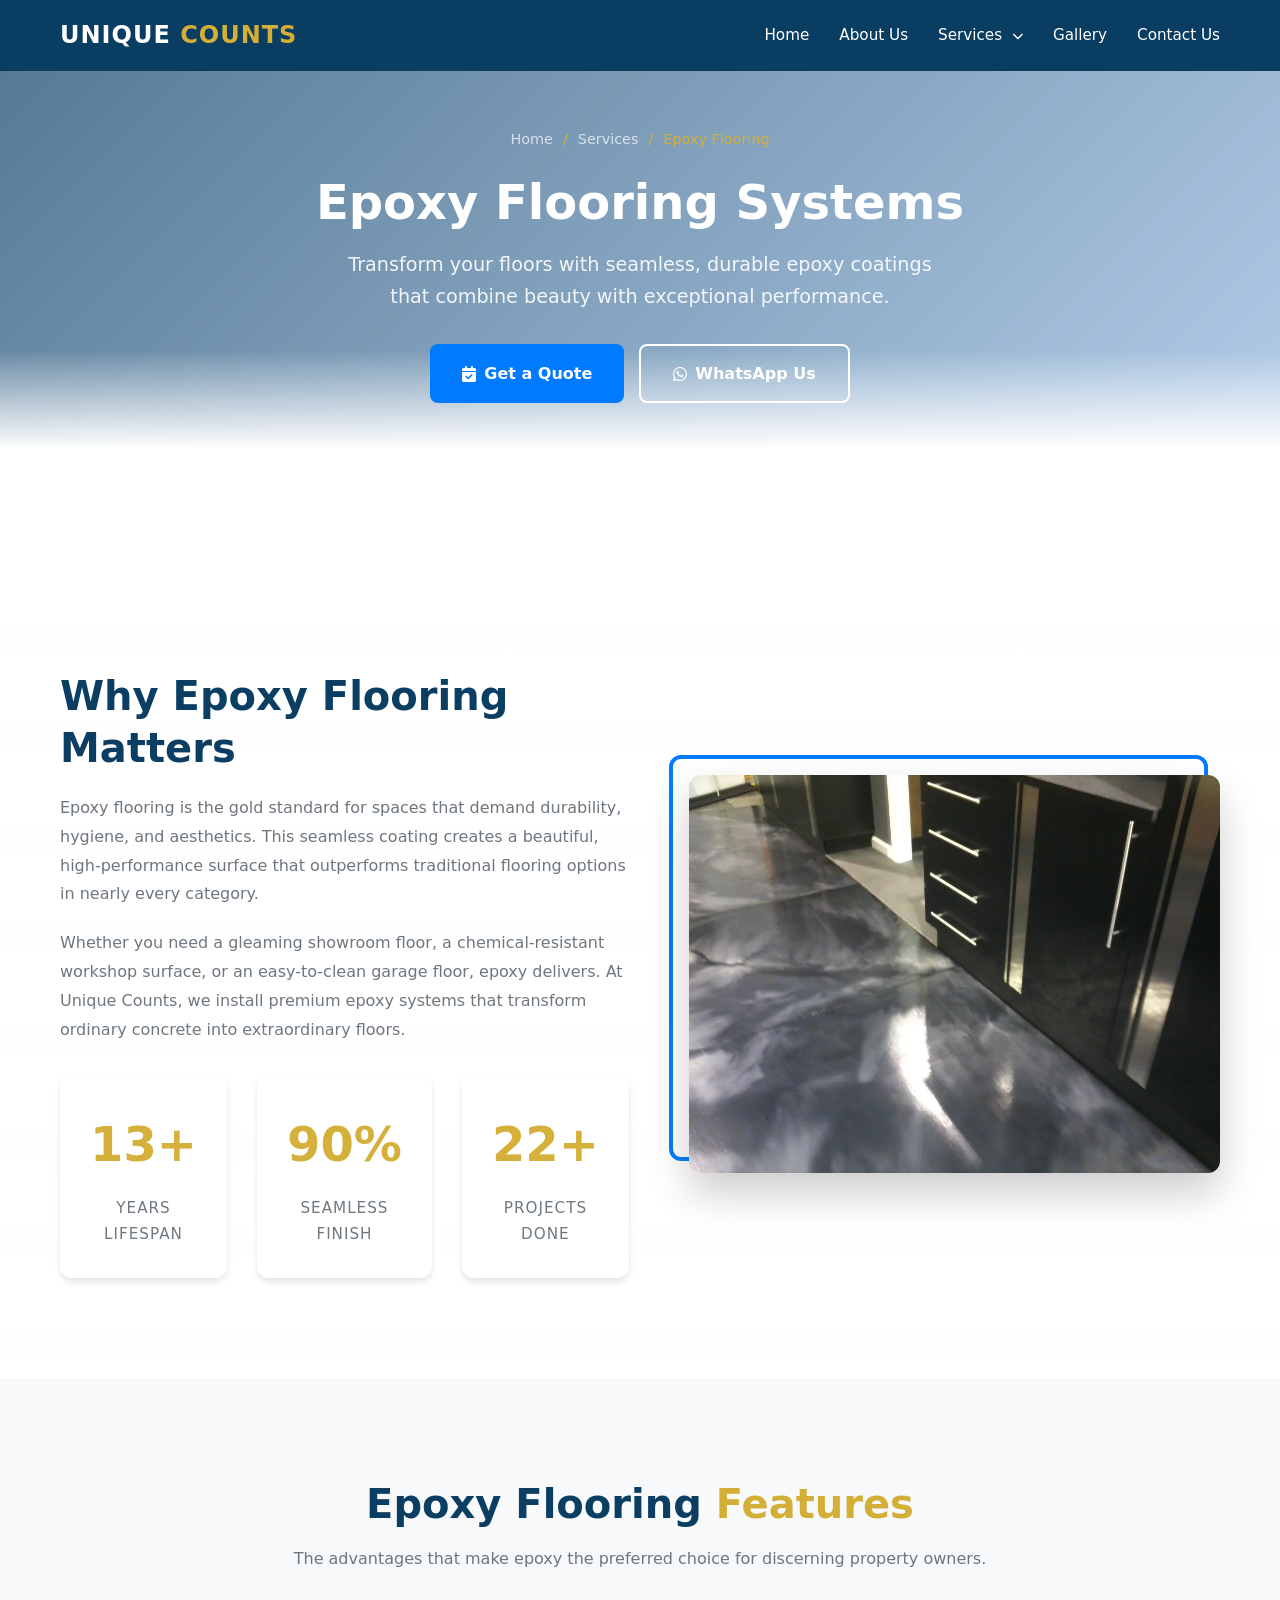
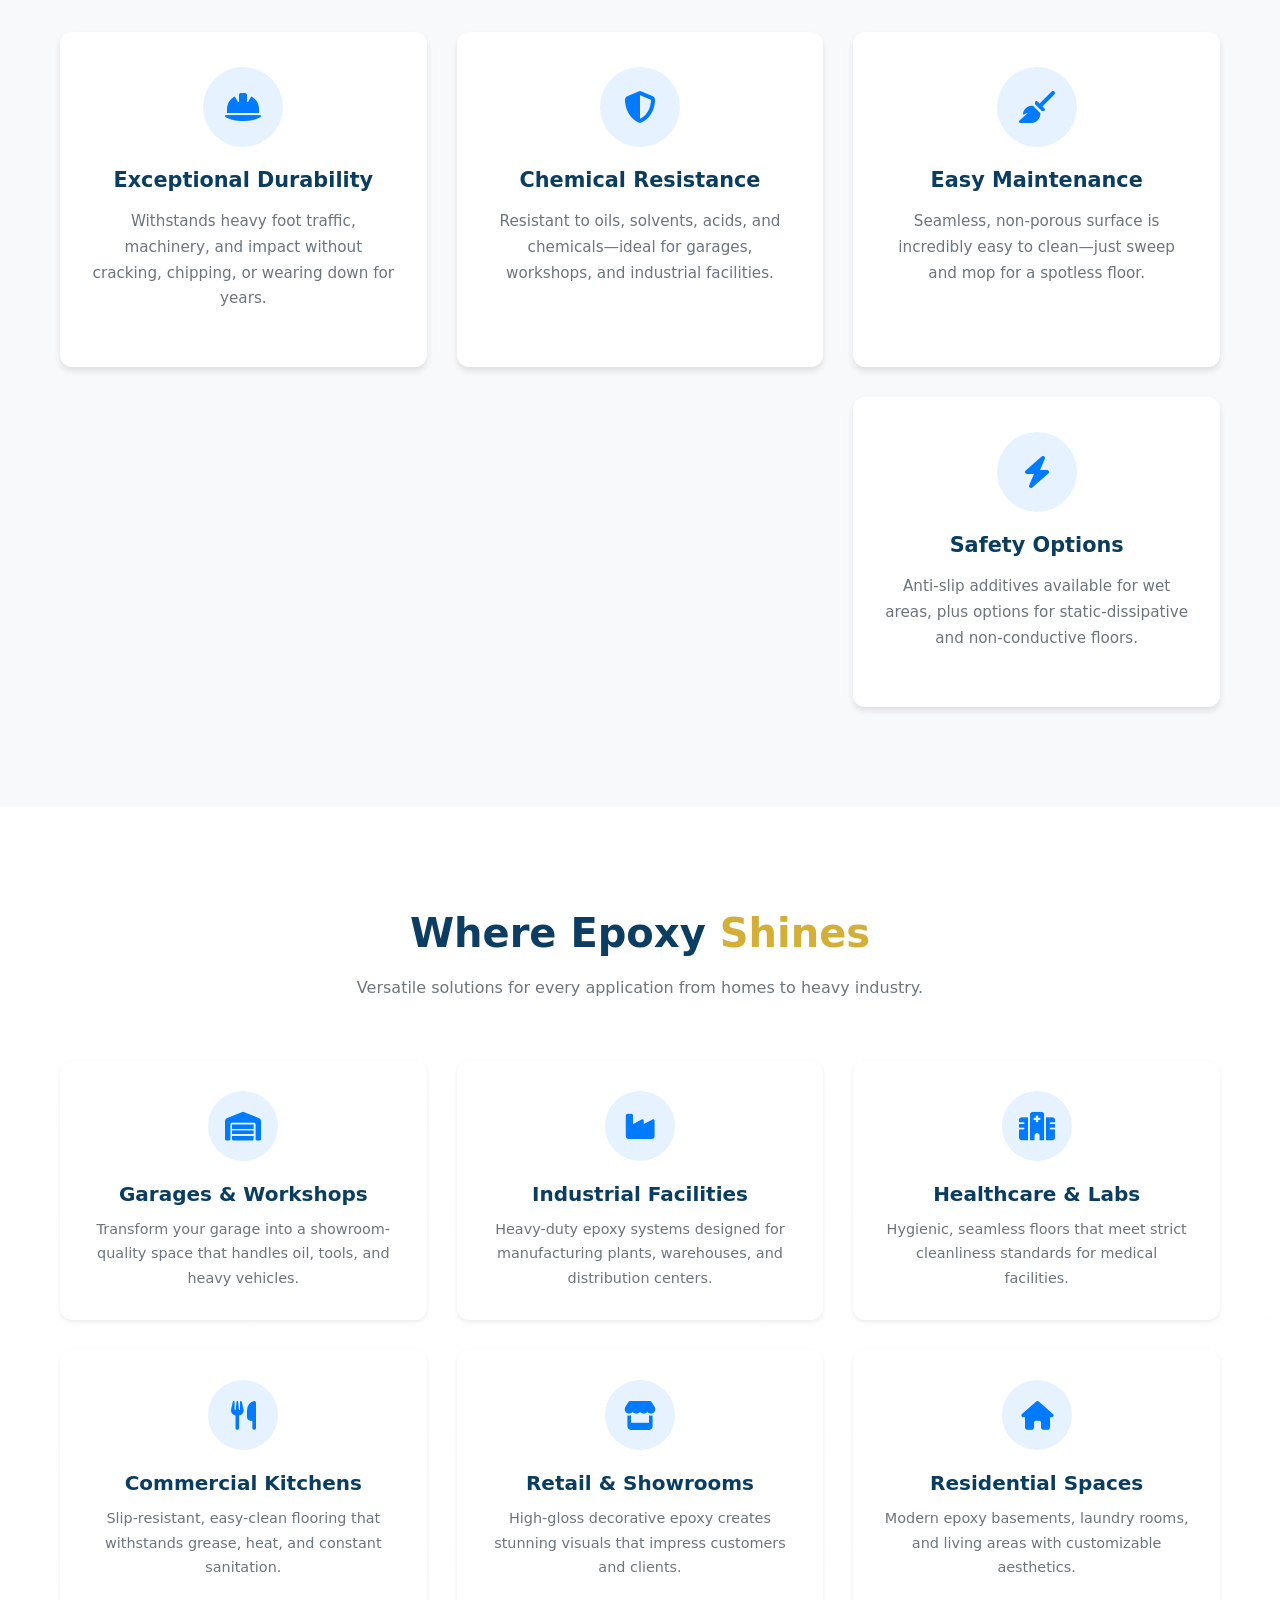
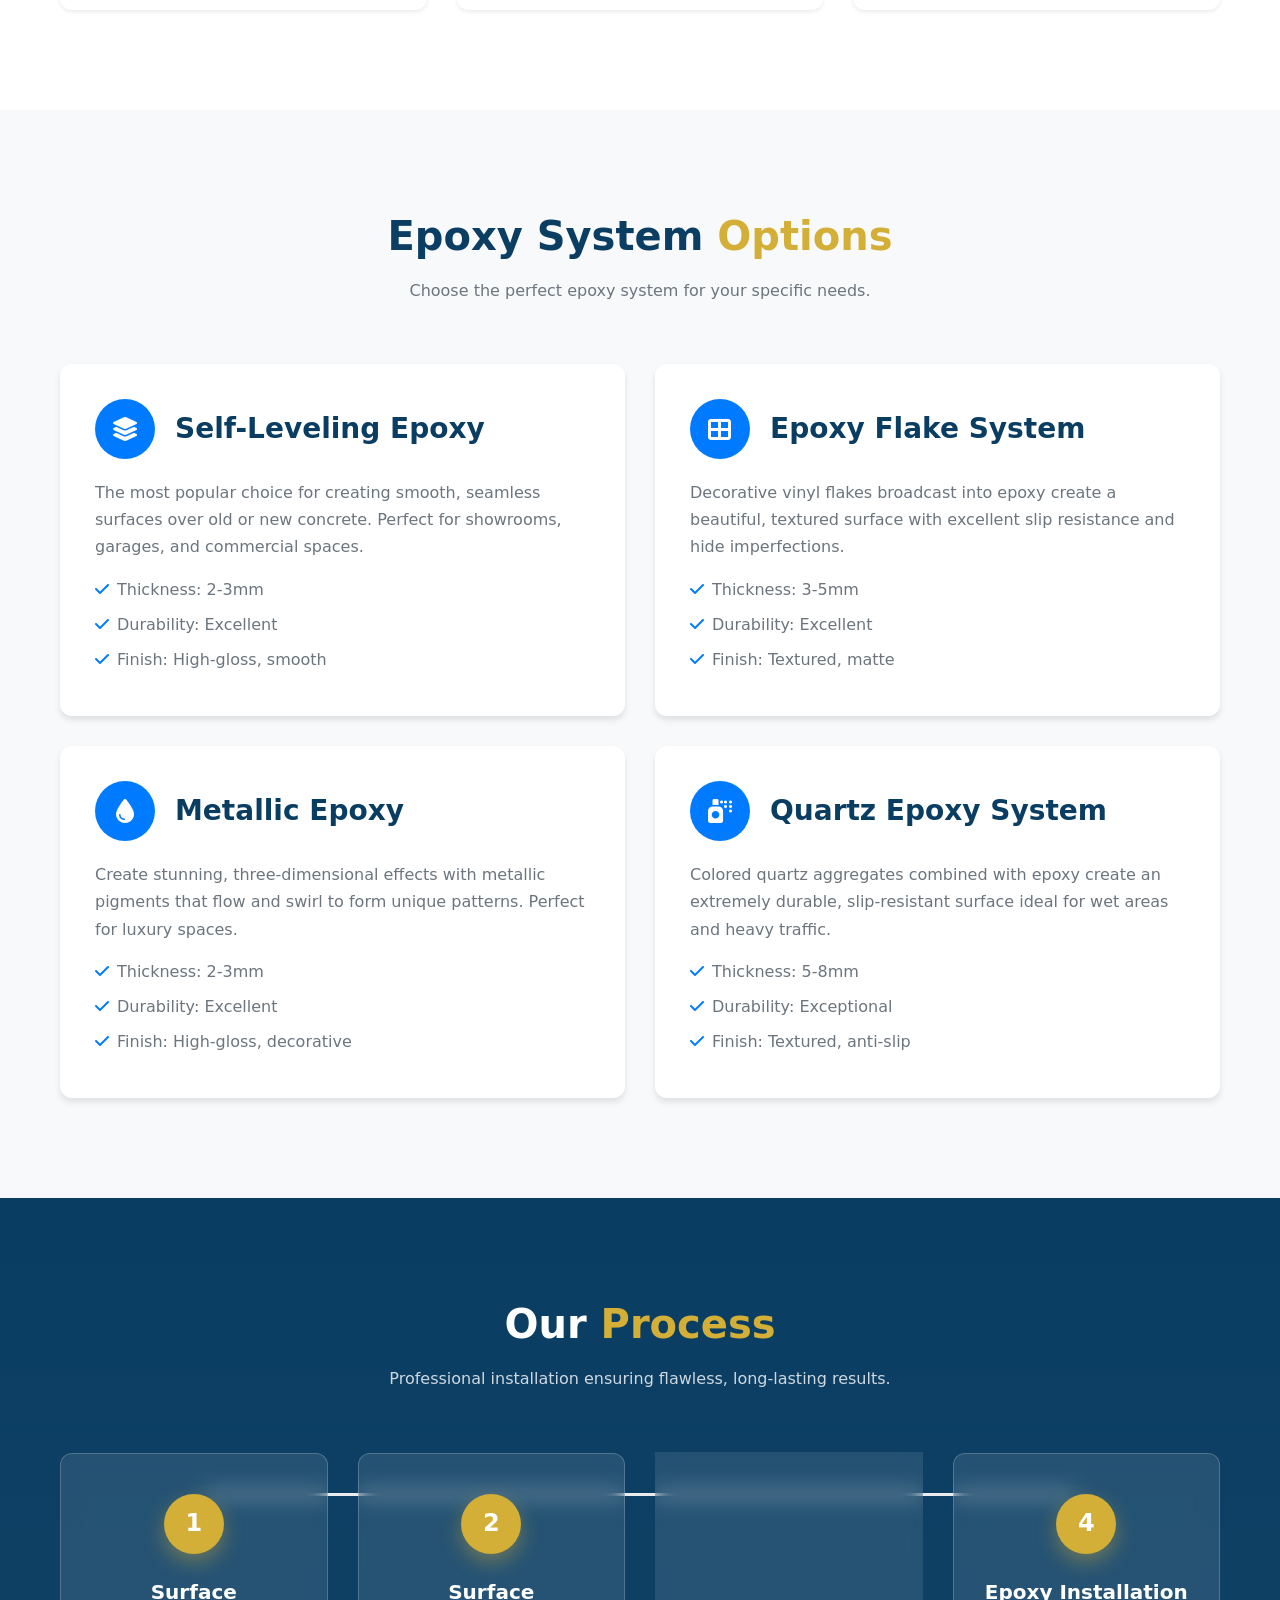
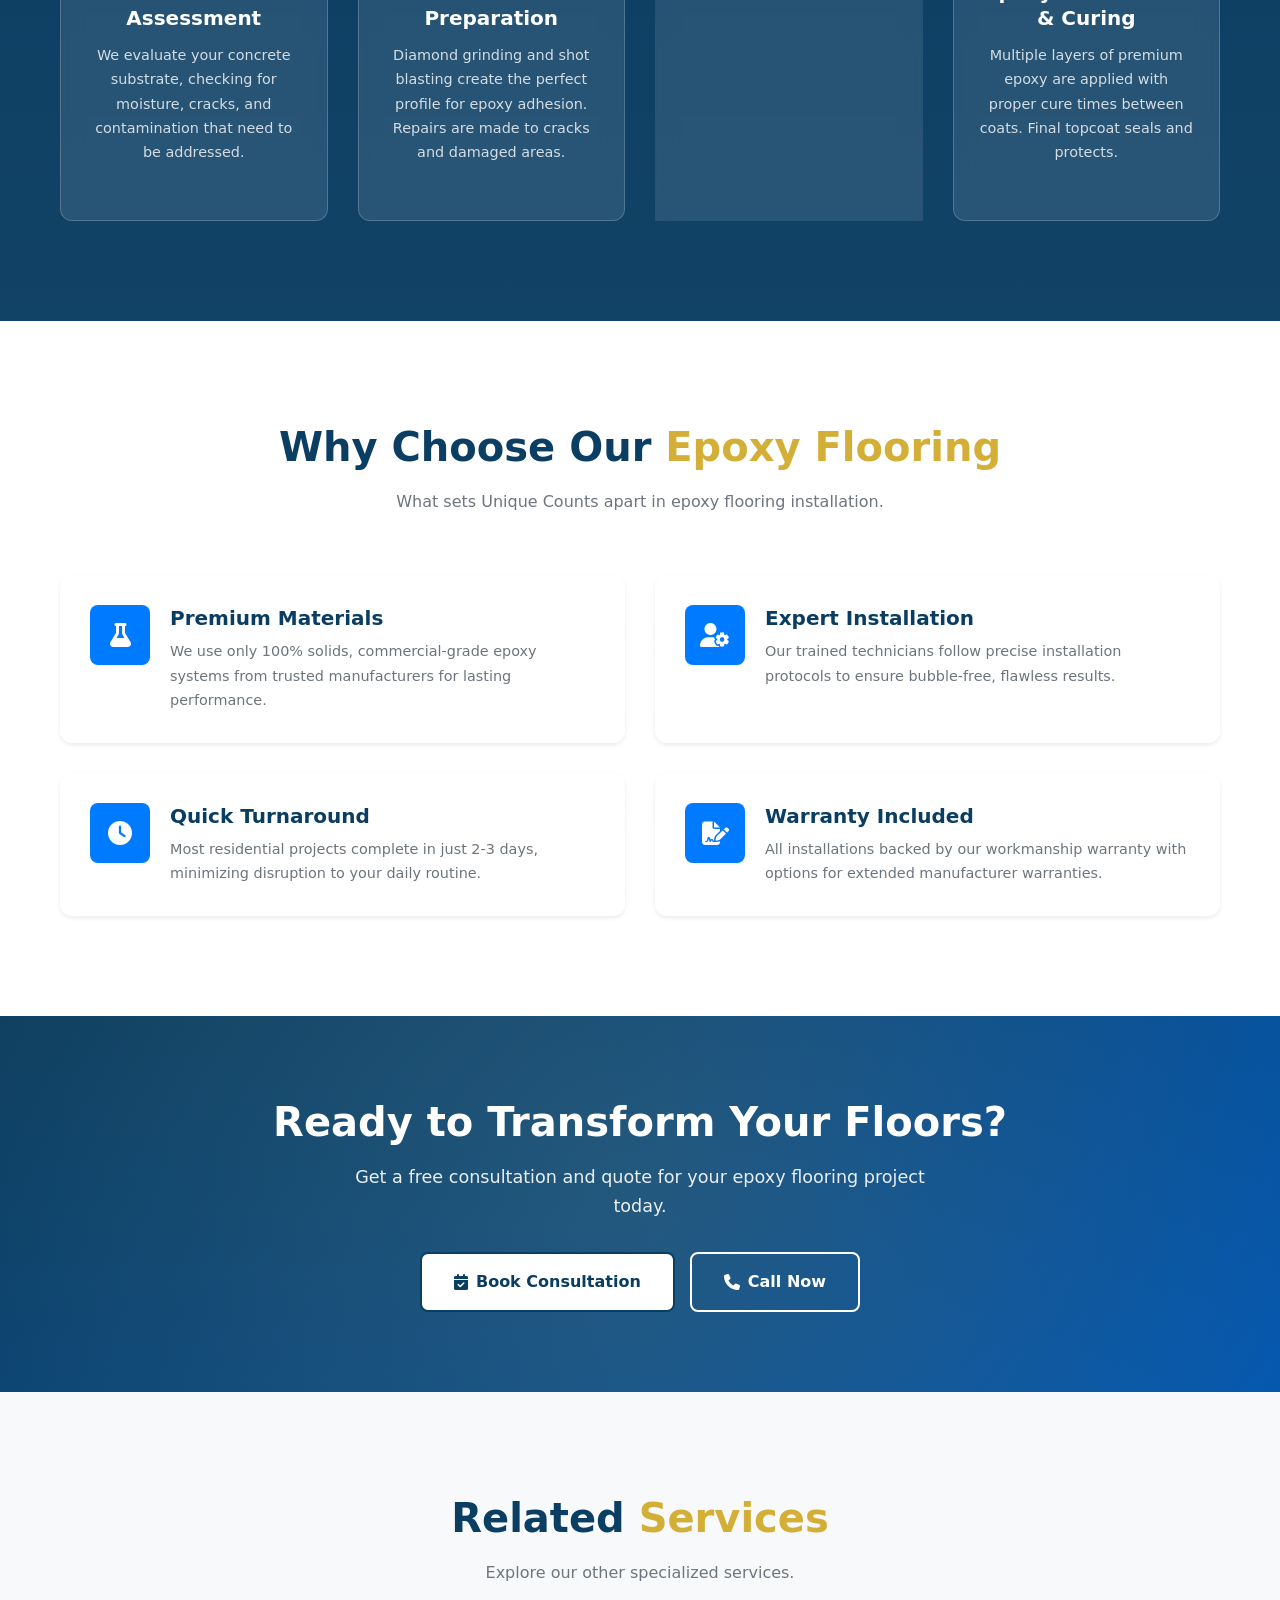
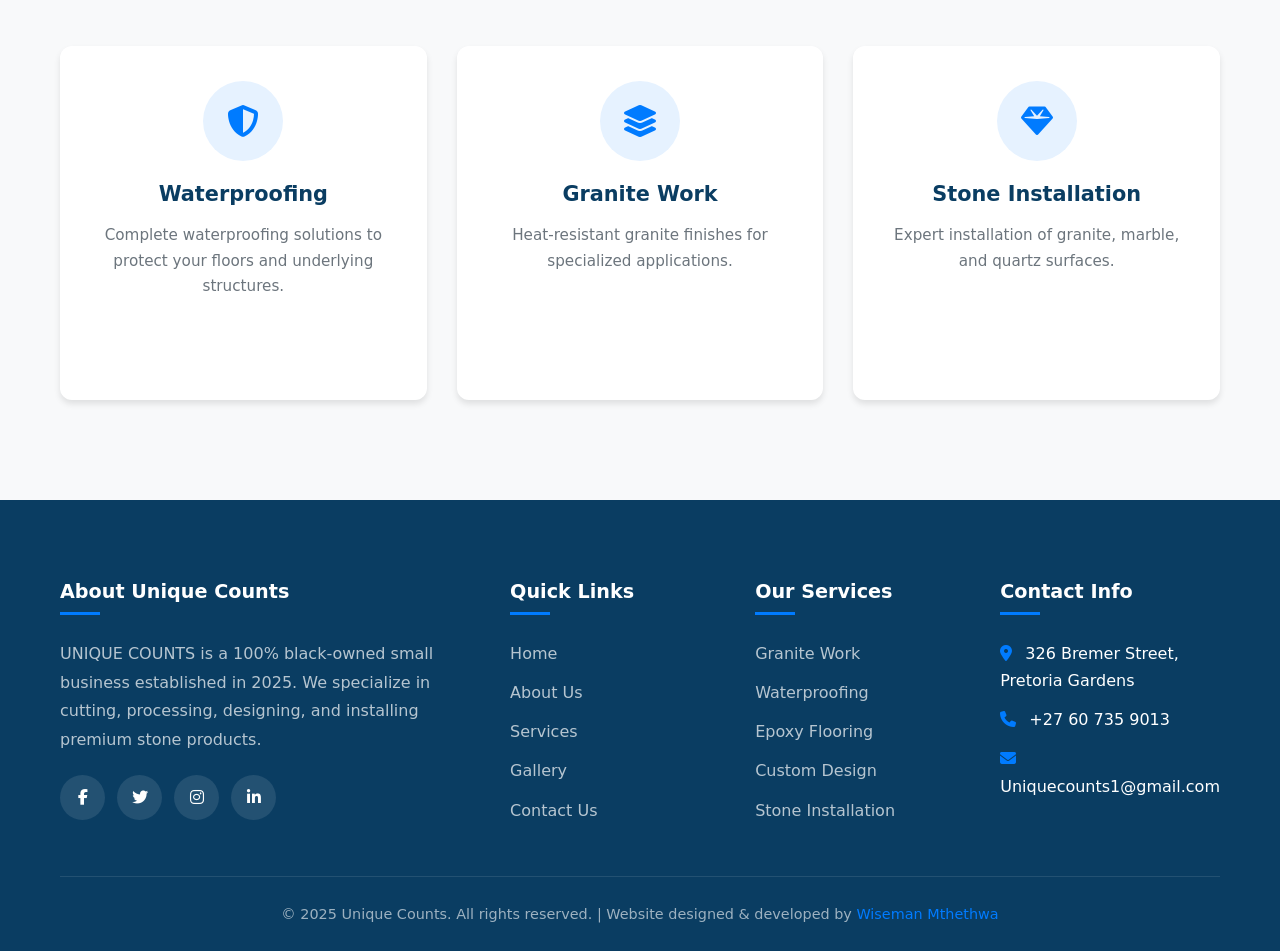
<file: pages/epoxy.html>
<!DOCTYPE html>
<html lang="en">
<head>
    <meta charset="UTF-8">
    <meta name="viewport" content="width=device-width, initial-scale=1.0">
    <meta name="description" content="Professional epoxy flooring systems by Unique Counts. Seamless, durable coatings for residential, commercial, and industrial spaces in Pretoria.">
    <meta name="keywords" content="epoxy flooring, epoxy coating, industrial flooring, commercial flooring, Pretoria, South Africa">
    <title>Epoxy Flooring Systems | Unique Counts</title>
    <link rel="stylesheet" href="../assets/css/styles.css">
    <link rel="stylesheet" href="https://cdnjs.cloudflare.com/ajax/libs/font-awesome/6.5.1/css/all.min.css">
</head>
<body>
    <!-- Header -->
    <header>
        <div class="container header-container">
            <a href="../index.html" class="logo">UNIQUE <span>COUNTS</span></a>
            <div class="hamburger" id="hamburger">
                <span></span>
                <span></span>
                <span></span>
            </div>
            <nav id="nav">
                <ul>
                    <li><a href="../index.html#home">Home</a></li>
                    <li><a href="about.html">About Us</a></li>
                    <li class="dropdown">
                        <a href="services.html">Services <i class="fas fa-chevron-down"></i></a>
                        <ul class="dropdown-menu">
                            <li><a href="granite.html">Granite Work</a></li>
                            <li><a href="waterproofing.html">Waterproofing</a></li>
                            <li><a href="epoxy.html">Epoxy Flooring</a></li>
                        </ul>
                    </li>
                    <li><a href="gallery.html">Gallery</a></li>
                    <li><a href="contact.html">Contact Us</a></li>
                </ul>
            </nav>
        </div>
    </header>

    <!-- Page Hero -->
    <section class="page-hero">
        <div class="container">
            <div class="page-hero-content">
                <div class="breadcrumbs">
                    <a href="../index.html">Home</a>
                    <span>/</span>
                    <a href="services.html">Services</a>
                    <span>/</span>
                    <span>Epoxy Flooring</span>
                </div>
                <h1>Epoxy Flooring Systems</h1>
                <p>Transform your floors with seamless, durable epoxy coatings that combine beauty with exceptional performance.</p>
                <div class="hero-buttons" style="justify-content: center; margin-top: 30px;">
                    <a href="contact.html" class="btn btn-primary">
                        <i class="fas fa-calendar-check"></i> Get a Quote
                    </a>
                    <a href="https://wa.me/27607359013?text=Hi%2C%20I%27m%20interested%20in%20epoxy%20flooring" target="_blank" class="btn btn-outline">
                        <i class="fab fa-whatsapp"></i> WhatsApp Us
                    </a>
                </div>
            </div>
        </div>
    </section>

    <!-- Main Content -->
    <main class="page-content">
        <!-- Why This Service Matters -->
        <section class="section">
            <div class="container">
                <div class="about-content">
                    <div class="about-text">
                        <h2>Why Epoxy Flooring <span>Matters</span></h2>
                        <p>Epoxy flooring is the gold standard for spaces that demand durability, hygiene, and aesthetics. This seamless coating creates a beautiful, high-performance surface that outperforms traditional flooring options in nearly every category.</p>
                        <p>Whether you need a gleaming showroom floor, a chemical-resistant workshop surface, or an easy-to-clean garage floor, epoxy delivers. At Unique Counts, we install premium epoxy systems that transform ordinary concrete into extraordinary floors.</p>
                        
                        <div class="about-stats" style="grid-template-columns: repeat(3, 1fr); margin-top: 30px;">
                            <div class="stat-item">
                                <div class="number">15+</div>
                                <div class="label">Years Lifespan</div>
                            </div>
                            <div class="stat-item">
                                <div class="number">100%</div>
                                <div class="label">Seamless Finish</div>
                            </div>
                            <div class="stat-item">
                                <div class="number">25+</div>
                                <div class="label">Projects Done</div>
                            </div>
                        </div>
                    </div>
                    <div class="about-img">
                        <img src="../assets/images/Gallery/Epoxy/metallicfloorcoating1.webp" alt="Metallic Epoxy Floor">
                    </div>
                </div>
            </div>
        </section>

        <!-- Features Section -->
        <section class="section section-light">
            <div class="container">
                <div class="section-header">
                    <h2>Epoxy Flooring <span>Features</span></h2>
                    <p>The advantages that make epoxy the preferred choice for discerning property owners.</p>
                </div>
                
                <div class="services-grid">
                    <div class="service-card animate-on-scroll">
                        <div class="icon">
                            <i class="fas fa-hard-hat"></i>
                        </div>
                        <h3>Exceptional Durability</h3>
                        <p>Withstands heavy foot traffic, machinery, and impact without cracking, chipping, or wearing down for years.</p>
                    </div>
                    
                    <div class="service-card animate-on-scroll">
                        <div class="icon">
                            <i class="fas fa-shield-alt"></i>
                        </div>
                        <h3>Chemical Resistance</h3>
                        <p>Resistant to oils, solvents, acids, and chemicals—ideal for garages, workshops, and industrial facilities.</p>
                    </div>
                    
                    <div class="service-card animate-on-scroll">
                        <div class="icon">
                            <i class="fas fa-broom"></i>
                        </div>
                        <h3>Easy Maintenance</h3>
                        <p>Seamless, non-porous surface is incredibly easy to clean—just sweep and mop for a spotless floor.</p>
                    </div>
                    
                    <div class="service-card animate-on-scroll">
                        <div class="icon">
                            <i class="fas fa-palette"></i>
                        </div>
                        <h3>Design Versatility</h3>
                        <p>Available in unlimited colors, patterns, and finishes including metallic, flake, and quartz systems.</p>
                    </div>
                    
                    <div class="service-card animate-on-scroll">
                        <div class="icon">
                            <i class="fas fa-tint"></i>
                        </div>
                        <h3>Moisture Resistant</h3>
                        <p>Creates a waterproof barrier that protects concrete substrates from moisture damage and mold.</p>
                    </div>
                    
                    <div class="service-card animate-on-scroll">
                        <div class="icon">
                            <i class="fas fa-bolt"></i>
                        </div>
                        <h3>Safety Options</h3>
                        <p>Anti-slip additives available for wet areas, plus options for static-dissipative and non-conductive floors.</p>
                    </div>
                </div>
            </div>
        </section>

        <!-- Applications Section -->
        <section class="section">
            <div class="container">
                <div class="section-header">
                    <h2>Where Epoxy <span>Shines</span></h2>
                    <p>Versatile solutions for every application from homes to heavy industry.</p>
                </div>
                
                <div class="applications-grid">
                    <div class="application-item animate-on-scroll">
                        <div class="icon">
                            <i class="fas fa-warehouse"></i>
                        </div>
                        <h4>Garages & Workshops</h4>
                        <p>Transform your garage into a showroom-quality space that handles oil, tools, and heavy vehicles.</p>
                    </div>
                    
                    <div class="application-item animate-on-scroll">
                        <div class="icon">
                            <i class="fas fa-industry"></i>
                        </div>
                        <h4>Industrial Facilities</h4>
                        <p>Heavy-duty epoxy systems designed for manufacturing plants, warehouses, and distribution centers.</p>
                    </div>
                    
                    <div class="application-item animate-on-scroll">
                        <div class="icon">
                            <i class="fas fa-hospital"></i>
                        </div>
                        <h4>Healthcare & Labs</h4>
                        <p>Hygienic, seamless floors that meet strict cleanliness standards for medical facilities.</p>
                    </div>
                    
                    <div class="application-item animate-on-scroll">
                        <div class="icon">
                            <i class="fas fa-utensils"></i>
                        </div>
                        <h4>Commercial Kitchens</h4>
                        <p>Slip-resistant, easy-clean flooring that withstands grease, heat, and constant sanitation.</p>
                    </div>
                    
                    <div class="application-item animate-on-scroll">
                        <div class="icon">
                            <i class="fas fa-store"></i>
                        </div>
                        <h4>Retail & Showrooms</h4>
                        <p>High-gloss decorative epoxy creates stunning visuals that impress customers and clients.</p>
                    </div>
                    
                    <div class="application-item animate-on-scroll">
                        <div class="icon">
                            <i class="fas fa-home"></i>
                        </div>
                        <h4>Residential Spaces</h4>
                        <p>Modern epoxy basements, laundry rooms, and living areas with customizable aesthetics.</p>
                    </div>
                </div>
            </div>
        </section>

        <!-- Epoxy Types Section -->
        <section class="section section-light">
            <div class="container">
                <div class="section-header">
                    <h2>Epoxy System <span>Options</span></h2>
                    <p>Choose the perfect epoxy system for your specific needs.</p>
                </div>
                
                <div class="services-grid services-grid-2">
                    <div class="card animate-on-scroll" style="padding: 35px;">
                        <div style="display: flex; align-items: center; margin-bottom: 20px;">
                            <div style="width: 60px; height: 60px; background: var(--primary-blue); border-radius: 50%; display: flex; align-items: center; justify-content: center; margin-right: 20px;">
                                <i class="fas fa-layer-group" style="font-size: 1.5rem; color: white;"></i>
                            </div>
                            <h3 style="margin: 0;">Self-Leveling Epoxy</h3>
                        </div>
                        <p>The most popular choice for creating smooth, seamless surfaces over old or new concrete. Perfect for showrooms, garages, and commercial spaces.</p>
                        <ul style="margin-top: 15px; color: var(--text-muted);">
                            <li style="margin-bottom: 8px;"><i class="fas fa-check" style="color: var(--primary-blue); margin-right: 8px;"></i>Thickness: 2-3mm</li>
                            <li style="margin-bottom: 8px;"><i class="fas fa-check" style="color: var(--primary-blue); margin-right: 8px;"></i>Durability: Excellent</li>
                            <li style="margin-bottom: 8px;"><i class="fas fa-check" style="color: var(--primary-blue); margin-right: 8px;"></i>Finish: High-gloss, smooth</li>
                        </ul>
                    </div>
                    
                    <div class="card animate-on-scroll" style="padding: 35px;">
                        <div style="display: flex; align-items: center; margin-bottom: 20px;">
                            <div style="width: 60px; height: 60px; background: var(--primary-blue); border-radius: 50%; display: flex; align-items: center; justify-content: center; margin-right: 20px;">
                                <i class="fas fa-th-large" style="font-size: 1.5rem; color: white;"></i>
                            </div>
                            <h3 style="margin: 0;">Epoxy Flake System</h3>
                        </div>
                        <p>Decorative vinyl flakes broadcast into epoxy create a beautiful, textured surface with excellent slip resistance and hide imperfections.</p>
                        <ul style="margin-top: 15px; color: var(--text-muted);">
                            <li style="margin-bottom: 8px;"><i class="fas fa-check" style="color: var(--primary-blue); margin-right: 8px;"></i>Thickness: 3-5mm</li>
                            <li style="margin-bottom: 8px;"><i class="fas fa-check" style="color: var(--primary-blue); margin-right: 8px;"></i>Durability: Excellent</li>
                            <li style="margin-bottom: 8px;"><i class="fas fa-check" style="color: var(--primary-blue); margin-right: 8px;"></i>Finish: Textured, matte</li>
                        </ul>
                    </div>
                    
                    <div class="card animate-on-scroll" style="padding: 35px;">
                        <div style="display: flex; align-items: center; margin-bottom: 20px;">
                            <div style="width: 60px; height: 60px; background: var(--primary-blue); border-radius: 50%; display: flex; align-items: center; justify-content: center; margin-right: 20px;">
                                <i class="fas fa-tint" style="font-size: 1.5rem; color: white;"></i>
                            </div>
                            <h3 style="margin: 0;">Metallic Epoxy</h3>
                        </div>
                        <p>Create stunning, three-dimensional effects with metallic pigments that flow and swirl to form unique patterns. Perfect for luxury spaces.</p>
                        <ul style="margin-top: 15px; color: var(--text-muted);">
                            <li style="margin-bottom: 8px;"><i class="fas fa-check" style="color: var(--primary-blue); margin-right: 8px;"></i>Thickness: 2-3mm</li>
                            <li style="margin-bottom: 8px;"><i class="fas fa-check" style="color: var(--primary-blue); margin-right: 8px;"></i>Durability: Excellent</li>
                            <li style="margin-bottom: 8px;"><i class="fas fa-check" style="color: var(--primary-blue); margin-right: 8px;"></i>Finish: High-gloss, decorative</li>
                        </ul>
                    </div>
                    
                    <div class="card animate-on-scroll" style="padding: 35px;">
                        <div style="display: flex; align-items: center; margin-bottom: 20px;">
                            <div style="width: 60px; height: 60px; background: var(--primary-blue); border-radius: 50%; display: flex; align-items: center; justify-content: center; margin-right: 20px;">
                                <i class="fas fa-spray-can" style="font-size: 1.5rem; color: white;"></i>
                            </div>
                            <h3 style="margin: 0;">Quartz Epoxy System</h3>
                        </div>
                        <p>Colored quartz aggregates combined with epoxy create an extremely durable, slip-resistant surface ideal for wet areas and heavy traffic.</p>
                        <ul style="margin-top: 15px; color: var(--text-muted);">
                            <li style="margin-bottom: 8px;"><i class="fas fa-check" style="color: var(--primary-blue); margin-right: 8px;"></i>Thickness: 5-8mm</li>
                            <li style="margin-bottom: 8px;"><i class="fas fa-check" style="color: var(--primary-blue); margin-right: 8px;"></i>Durability: Exceptional</li>
                            <li style="margin-bottom: 8px;"><i class="fas fa-check" style="color: var(--primary-blue); margin-right: 8px;"></i>Finish: Textured, anti-slip</li>
                        </ul>
                    </div>
                </div>
            </div>
        </section>

        <!-- Process Section -->
        <section class="section section-dark" id="process">
            <div class="container">
                <div class="section-header">
                    <h2>Our <span>Process</span></h2>
                    <p>Professional installation ensuring flawless, long-lasting results.</p>
                </div>
                
                <div class="process-grid">
                    <div class="process-card animate-on-scroll">
                        <div class="step-number">1</div>
                        <h4>Surface Assessment</h4>
                        <p>We evaluate your concrete substrate, checking for moisture, cracks, and contamination that need to be addressed.</p>
                    </div>
                    
                    <div class="process-card animate-on-scroll">
                        <div class="step-number">2</div>
                        <h4>Surface Preparation</h4>
                        <p>Diamond grinding and shot blasting create the perfect profile for epoxy adhesion. Repairs are made to cracks and damaged areas.</p>
                    </div>
                    
                    <div class="process-card animate-on-scroll">
                        <div class="step-number">3</div>
                        <h4>Primer Application</h4>
                        <p>A penetrating primer seals the concrete and ensures strong bonding between the substrate and epoxy coating.</p>
                    </div>
                    
                    <div class="process-card animate-on-scroll">
                        <div class="step-number">4</div>
                        <h4>Epoxy Installation & Curing</h4>
                        <p>Multiple layers of premium epoxy are applied with proper cure times between coats. Final topcoat seals and protects.</p>
                    </div>
                </div>
            </div>
        </section>

        <!-- Benefits Section -->
        <section class="section">
            <div class="container">
                <div class="section-header">
                    <h2>Why Choose Our <span>Epoxy Flooring</span></h2>
                    <p>What sets Unique Counts apart in epoxy flooring installation.</p>
                </div>
                
                <div class="services-grid services-grid-2">
                    <div class="feature-card animate-on-scroll">
                        <div class="icon">
                            <i class="fas fa-flask"></i>
                        </div>
                        <div>
                            <h4>Premium Materials</h4>
                            <p>We use only 100% solids, commercial-grade epoxy systems from trusted manufacturers for lasting performance.</p>
                        </div>
                    </div>
                    
                    <div class="feature-card animate-on-scroll">
                        <div class="icon">
                            <i class="fas fa-user-cog"></i>
                        </div>
                        <div>
                            <h4>Expert Installation</h4>
                            <p>Our trained technicians follow precise installation protocols to ensure bubble-free, flawless results.</p>
                        </div>
                    </div>
                    
                    <div class="feature-card animate-on-scroll">
                        <div class="icon">
                            <i class="fas fa-clock"></i>
                        </div>
                        <div>
                            <h4>Quick Turnaround</h4>
                            <p>Most residential projects complete in just 2-3 days, minimizing disruption to your daily routine.</p>
                        </div>
                    </div>
                    
                    <div class="feature-card animate-on-scroll">
                        <div class="icon">
                            <i class="fas fa-file-signature"></i>
                        </div>
                        <div>
                            <h4>Warranty Included</h4>
                            <p>All installations backed by our workmanship warranty with options for extended manufacturer warranties.</p>
                        </div>
                    </div>
                </div>
            </div>
        </section>

        <!-- CTA Section -->
        <section class="cta-section">
            <div class="container">
                <div class="cta-content">
                    <h2>Ready to Transform Your Floors?</h2>
                    <p>Get a free consultation and quote for your epoxy flooring project today.</p>
                    <div class="cta-buttons">
                        <a href="contact.html" class="btn btn-secondary">
                            <i class="fas fa-calendar-check"></i> Book Consultation
                        </a>
                        <a href="tel:+27607359013" class="btn btn-outline">
                            <i class="fas fa-phone"></i> Call Now
                        </a>
                    </div>
                </div>
            </div>
        </section>

        <!-- Related Services -->
        <section class="section section-light">
            <div class="container">
                <div class="section-header">
                    <h2>Related <span>Services</span></h2>
                    <p>Explore our other specialized services.</p>
                </div>
                
                <div class="services-grid">
                    <div class="service-card animate-on-scroll">
                        <div class="icon">
                            <i class="fas fa-shield-alt"></i>
                        </div>
                        <h3>Waterproofing</h3>
                        <p>Complete waterproofing solutions to protect your floors and underlying structures.</p>
                        <a href="waterproofing.html" class="btn btn-primary btn-sm">
                            <i class="fas fa-arrow-right"></i> Learn More
                        </a>
                    </div>
                    
                    <div class="service-card animate-on-scroll">
                        <div class="icon">
                            <i class="fas fa-layer-group"></i>
                        </div>
                        <h3>Granite Work</h3>
                        <p>Heat-resistant granite finishes for specialized applications.</p>
                        <a href="granite.html" class="btn btn-primary btn-sm">
                            <i class="fas fa-arrow-right"></i> Learn More
                        </a>
                    </div>
                    
                    <div class="service-card animate-on-scroll">
                        <div class="icon">
                            <i class="fas fa-gem"></i>
                        </div>
                        <h3>Stone Installation</h3>
                        <p>Expert installation of granite, marble, and quartz surfaces.</p>
                        <a href="services.html" class="btn btn-primary btn-sm">
                            <i class="fas fa-arrow-right"></i> Learn More
                        </a>
                    </div>
                </div>
            </div>
        </section>
    </main>

    <!-- Footer -->
    <footer>
        <div class="container">
            <div class="footer-container">
                <div class="footer-col">
                    <h3>About Unique Counts</h3>
                    <p>UNIQUE COUNTS is a 100% black-owned small business established in 2025. We specialize in cutting, processing, designing, and installing premium stone products.</p>
                    <div class="social-links">
                        <a href="#" aria-label="Facebook"><i class="fab fa-facebook-f"></i></a>
                        <a href="#" aria-label="Twitter"><i class="fab fa-twitter"></i></a>
                        <a href="#" aria-label="Instagram"><i class="fab fa-instagram"></i></a>
                        <a href="#" aria-label="LinkedIn"><i class="fab fa-linkedin-in"></i></a>
                    </div>
                </div>
                <div class="footer-col">
                    <h3>Quick Links</h3>
                    <ul>
                        <li><a href="../index.html#home">Home</a></li>
                        <li><a href="../index.html#about">About Us</a></li>
                        <li><a href="services.html">Services</a></li>
                        <li><a href="gallery.html">Gallery</a></li>
                        <li><a href="contact.html">Contact Us</a></li>
                    </ul>
                </div>
                <div class="footer-col">
                    <h3>Our Services</h3>
                    <ul>
                        <li><a href="granite.html">Granite Work</a></li>
                        <li><a href="waterproofing.html">Waterproofing</a></li>
                        <li><a href="epoxy.html">Epoxy Flooring</a></li>
                        <li><a href="services.html">Custom Design</a></li>
                        <li><a href="services.html">Stone Installation</a></li>
                    </ul>
                </div>
                <div class="footer-col">
                    <h3>Contact Info</h3>
                    <ul>
                        <li><i class="fas fa-map-marker-alt"></i> 326 Bremer Street, Pretoria Gardens</li>
                        <li><i class="fas fa-phone"></i> +27 60 735 9013</li>
                        <li><i class="fas fa-envelope"></i> Uniquecounts1@gmail.com</li>
                    </ul>
                </div>
            </div>
            <div class="footer-bottom">
                <p>&copy; 2025 Unique Counts. All rights reserved. | Website designed & developed by <a href="https://www.linkedin.com/in/wiseman-mthethwa-971127359/" target="_blank">Wiseman Mthethwa</a></p>
            </div>
        </div>
    </footer>

    <!-- Back to Top Button -->
    <button class="back-to-top" aria-label="Back to top">
        <i class="fas fa-arrow-up"></i>
    </button>

    <script src="../assets/js/script.js"></script>
</body>
</html>
</file>
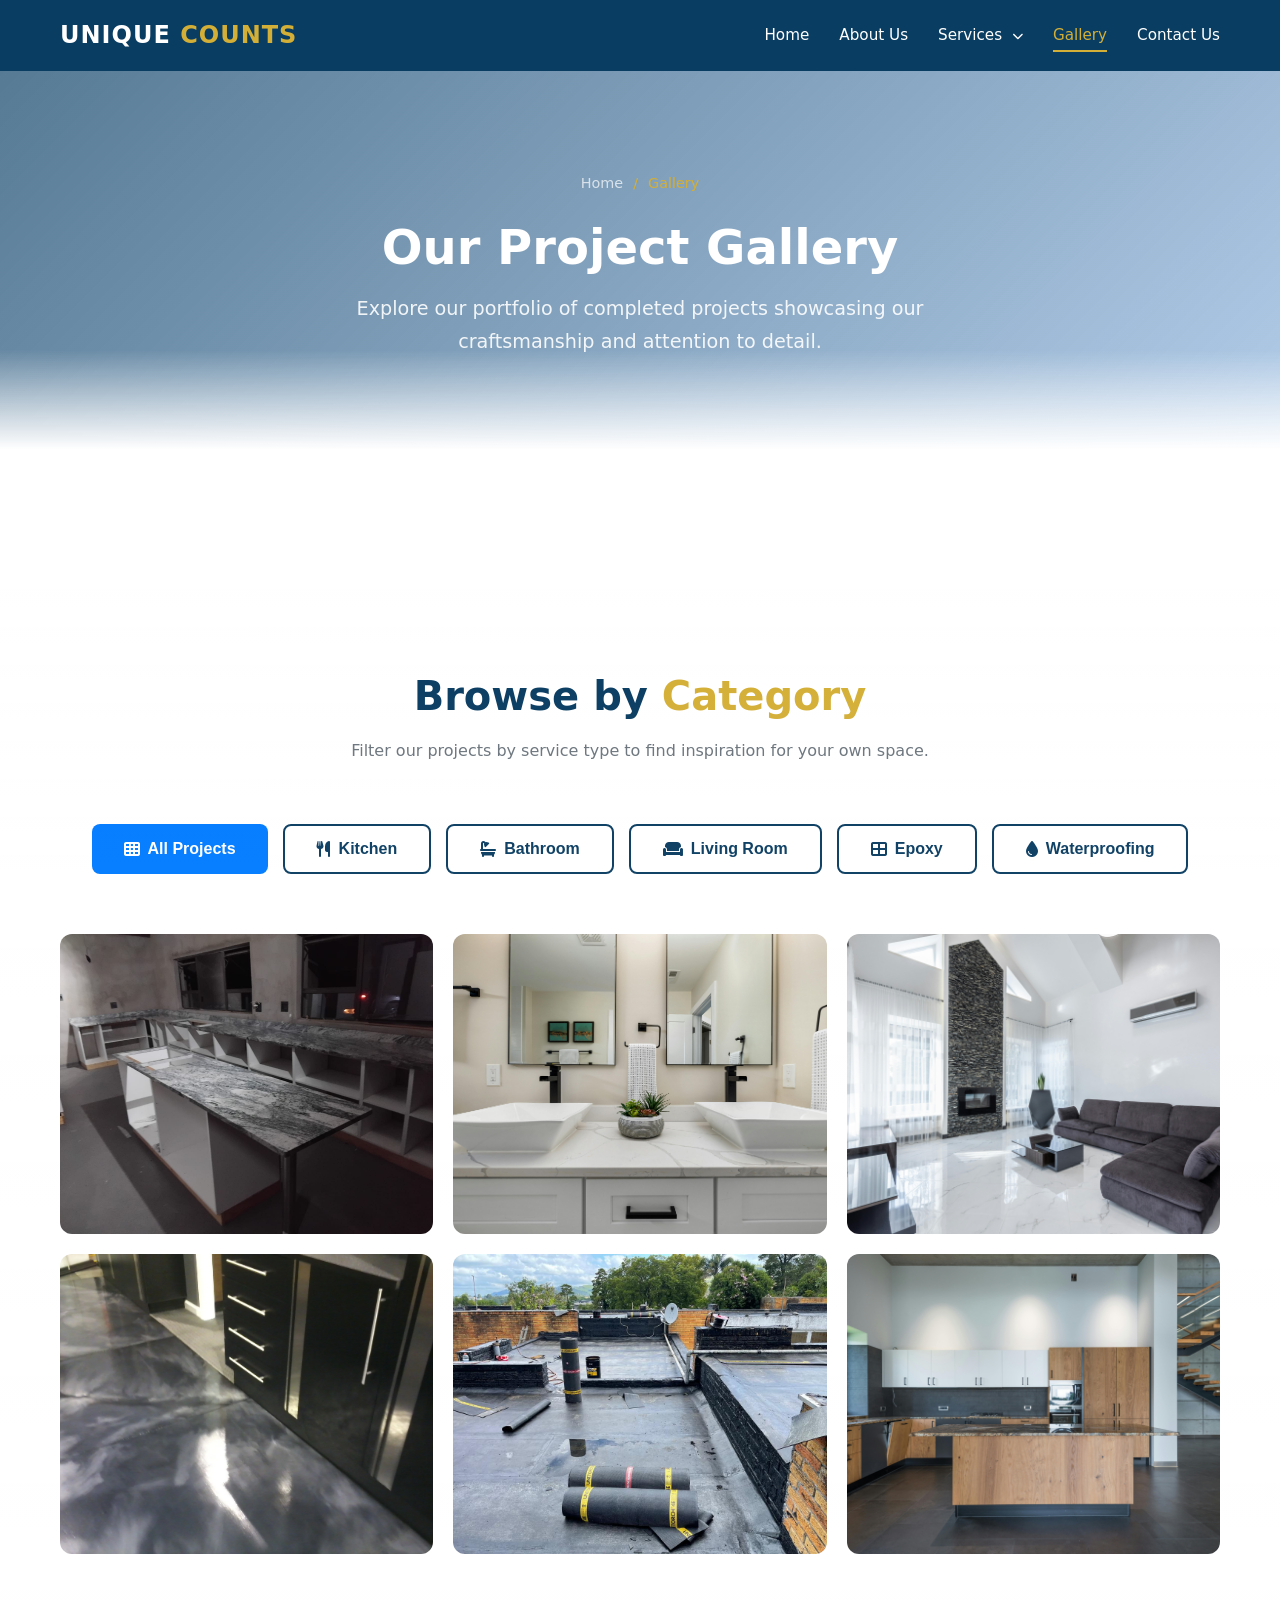
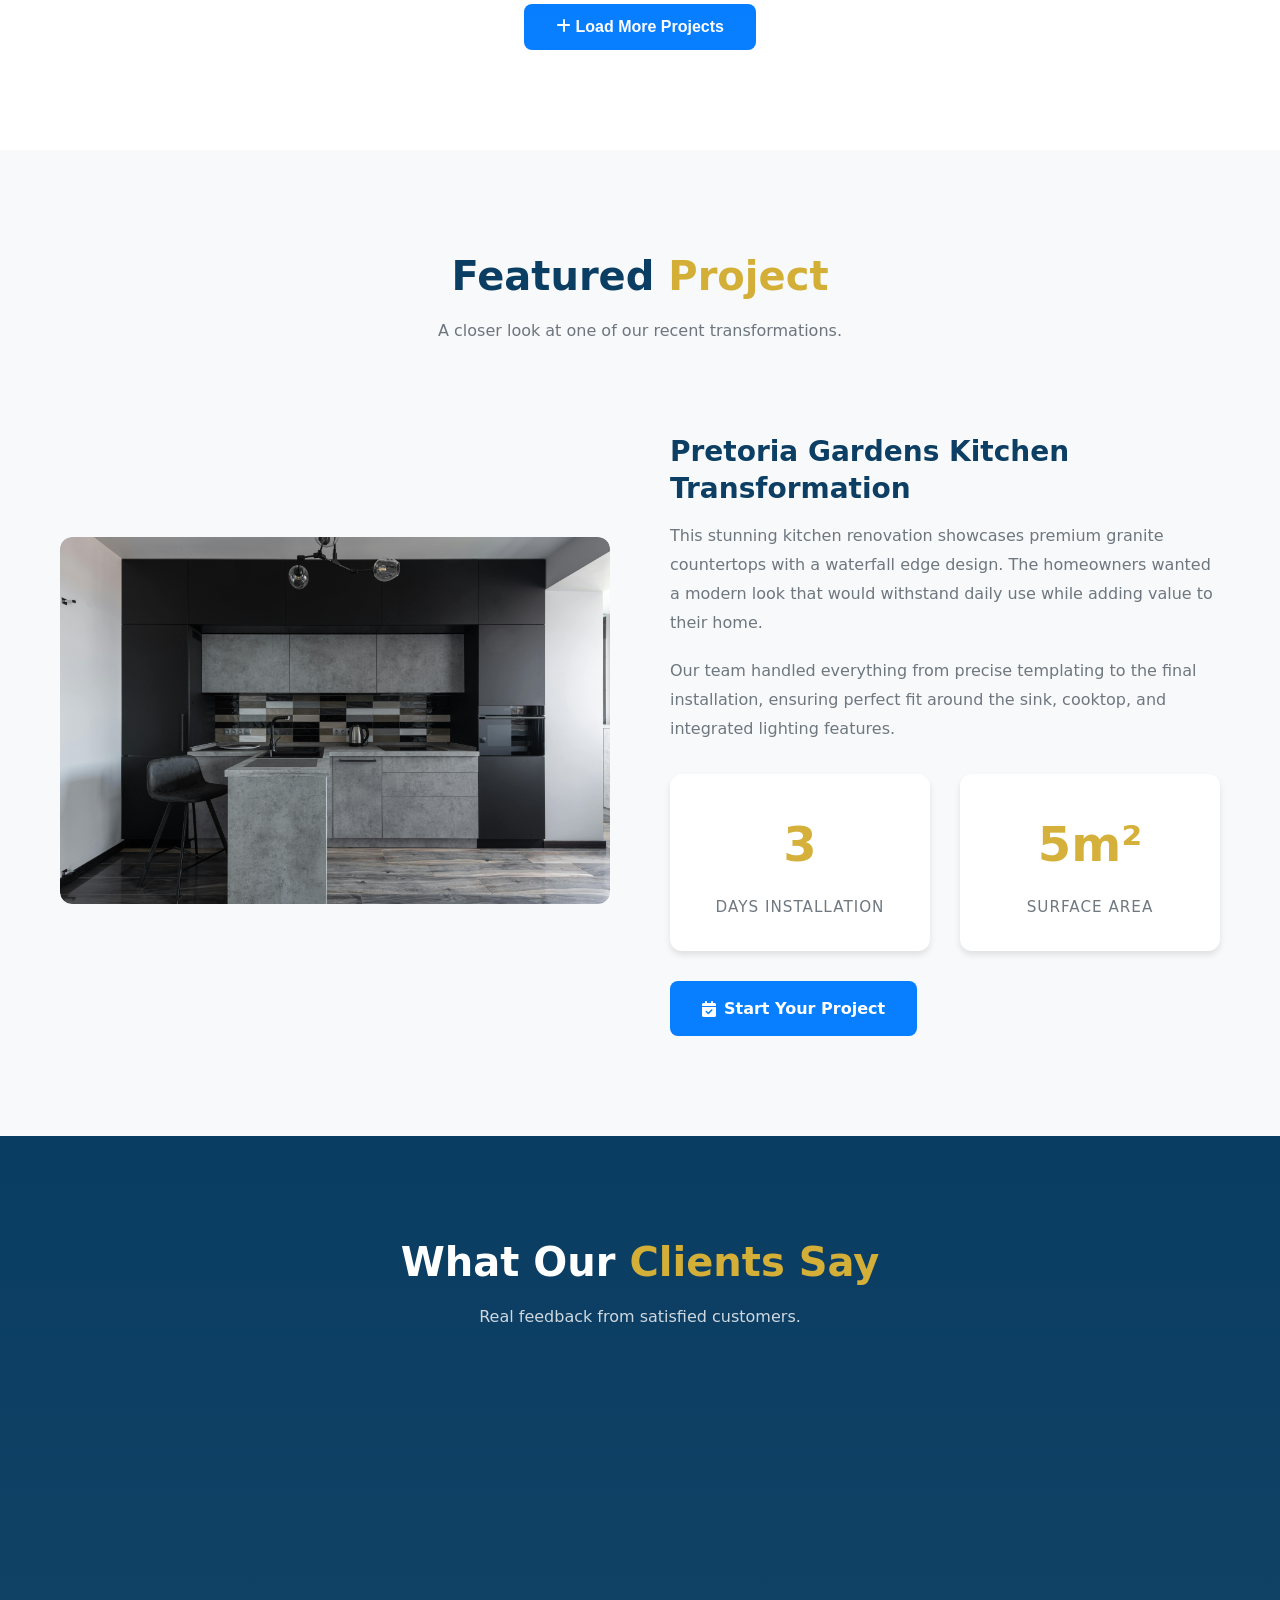
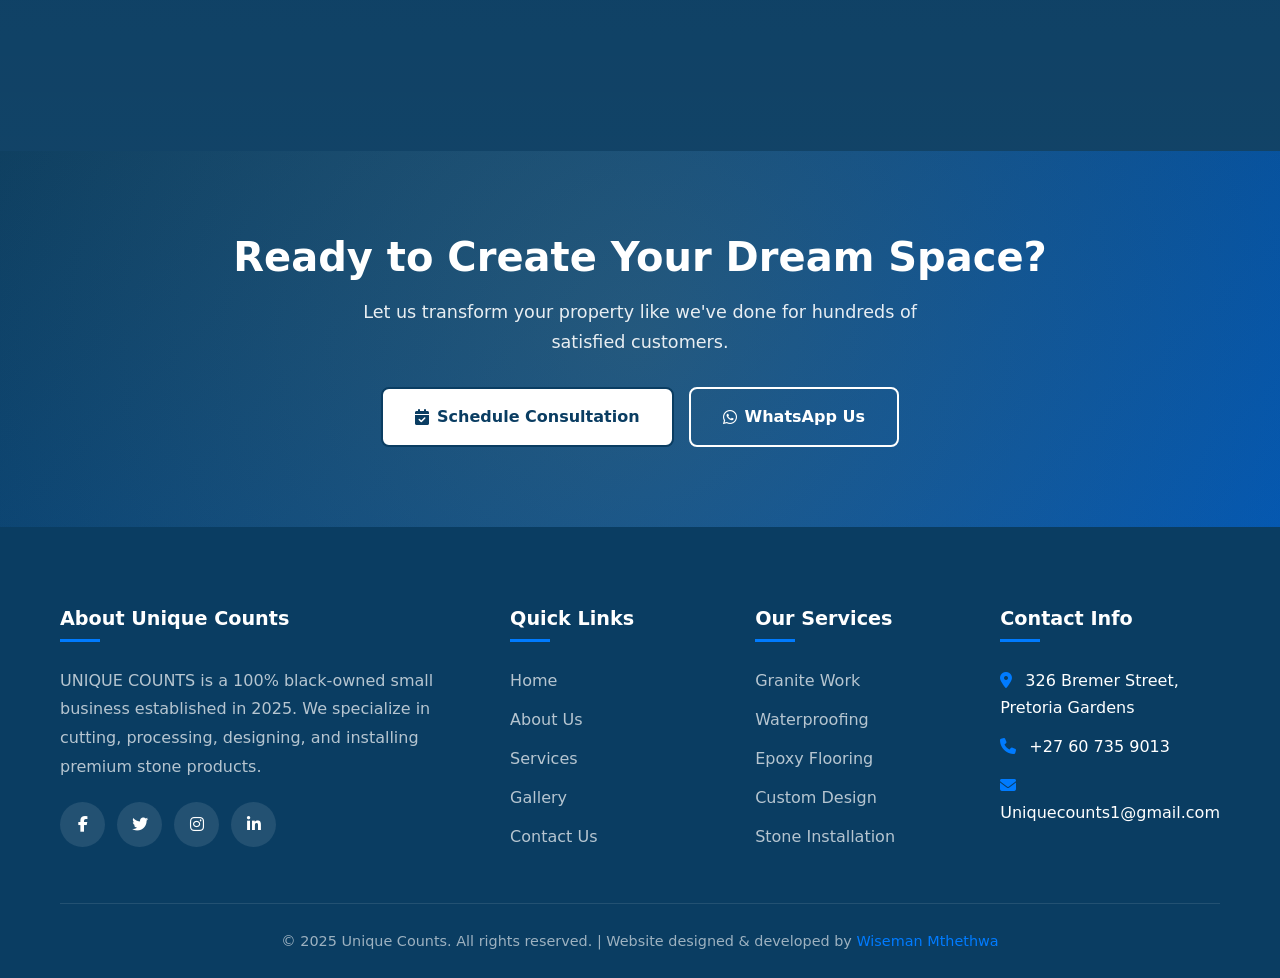
<file: pages/gallery.html>
<!DOCTYPE html>
<html lang="en">
<head>
    <meta charset="UTF-8">
    <meta name="viewport" content="width=device-width, initial-scale=1.0">
    <meta name="description" content="View Unique Counts' portfolio of completed stone projects. Browse our gallery of granite, marble, quartz countertops, epoxy flooring, and more in Pretoria.">
    <meta name="keywords" content="stone gallery, granite countertops, marble vanities, epoxy flooring, Pretoria, completed projects">
    <title>Project Gallery | Unique Counts - Our Work</title>
    <link rel="stylesheet" href="../assets/css/styles.css">
    <link rel="stylesheet" href="https://cdnjs.cloudflare.com/ajax/libs/font-awesome/6.5.1/css/all.min.css">
</head>
<body>
    <!-- Header -->
    <header>
        <div class="container header-container">
            <a href="../index.html" class="logo">UNIQUE <span>COUNTS</span></a>
            <div class="hamburger" id="hamburger">
                <span></span>
                <span></span>
                <span></span>
            </div>
            <nav id="nav">
                <ul>
                    <li><a href="../index.html#home">Home</a></li>
                    <li><a href="about.html">About Us</a></li>
                    <li class="dropdown">
                        <a href="services.html">Services <i class="fas fa-chevron-down"></i></a>
                        <ul class="dropdown-menu">
                            <li><a href="granite.html">Granite Work</a></li>
                            <li><a href="waterproofing.html">Waterproofing</a></li>
                            <li><a href="epoxy.html">Epoxy Flooring</a></li>
                        </ul>
                    </li>
                    <li><a href="gallery.html" class="active">Gallery</a></li>
                    <li><a href="contact.html">Contact Us</a></li>
                </ul>
            </nav>
        </div>
    </header>

    <!-- Page Hero -->
    <section class="page-hero">
        <div class="container">
            <div class="page-hero-content">
                <div class="breadcrumbs">
                    <a href="../index.html">Home</a>
                    <span>/</span>
                    <span>Gallery</span>
                </div>
                <h1>Our Project Gallery</h1>
                <p>Explore our portfolio of completed projects showcasing our craftsmanship and attention to detail.</p>
            </div>
        </div>
    </section>

    <!-- Main Content -->
    <main class="page-content">
        <!-- Filter Section -->
        <section class="section" style="padding-bottom: 0;">
            <div class="container">
                <div class="section-header">
                    <h2>Browse by <span>Category</span></h2>
                    <p>Filter our projects by service type to find inspiration for your own space.</p>
                </div>
                
                <div style="display: flex; justify-content: center; gap: 15px; flex-wrap: wrap; margin-bottom: 20px;">
                    <button class="btn btn-primary gallery-filter active" data-filter="all">
                        <i class="fas fa-th"></i> All Projects
                    </button>
                    <button class="btn btn-secondary gallery-filter" data-filter="kitchen">
                        <i class="fas fa-utensils"></i> Kitchen
                    </button>
                    <button class="btn btn-secondary gallery-filter" data-filter="bathroom">
                        <i class="fas fa-bath"></i> Bathroom
                    </button>
                    <button class="btn btn-secondary gallery-filter" data-filter="livingroom">
                        <i class="fas fa-couch"></i> Living Room
                    </button>
                    <button class="btn btn-secondary gallery-filter" data-filter="epoxy">
                        <i class="fas fa-th-large"></i> Epoxy
                    </button>
                    <button class="btn btn-secondary gallery-filter" data-filter="waterproofing">
                        <i class="fas fa-tint"></i> Waterproofing
                    </button>
                </div>
            </div>
        </section>

        <!-- Gallery Grid -->
        <section class="section" style="padding-top: 40px;">
            <div class="container">
                <div class="gallery-grid">
                    <!-- Kitchen Projects -->
                    <div class="gallery-item animate-on-scroll" data-category="kitchen">
                        <img src="../assets/images/Gallery/Kitchen/img01.jpg" alt="Kitchen Countertop">
                        <div class="gallery-overlay">
                            <div>
                                <h4>Granite Kitchen Countertop</h4>
                                <p>Kitchen Project</p>
                            </div>
                        </div>
                    </div>
                    
                    <!-- Bathroom Projects -->
                    <div class="gallery-item animate-on-scroll" data-category="bathroom">
                        <img src="../assets/images/Gallery/Bathroom/img7.jpg" alt="Bathroom Vanity">
                        <div class="gallery-overlay">
                            <div>
                                <h4>Bathroom Vanity</h4>
                                <p>Bathroom Project</p>
                            </div>
                        </div>
                    </div>
                    
                    <!-- Living Room Projects -->
                    <div class="gallery-item animate-on-scroll" data-category="livingroom">
                        <img src="../assets/images/Gallery/Living room/img4.jpg" alt="Living Room Countertop">
                        <div class="gallery-overlay">
                            <div>
                                <h4>Living Room Countertop</h4>
                                <p>Living Room Project</p>
                            </div>
                        </div>
                    </div>
                    
                    <!-- Epoxy Projects -->
                    <div class="gallery-item animate-on-scroll" data-category="epoxy">
                        <img src="../assets/images/Gallery/Epoxy/metallicfloorcoating1.webp" alt="Metallic Epoxy Floor">
                        <div class="gallery-overlay">
                            <div>
                                <h4>Metallic Epoxy Floor</h4>
                                <p>Epoxy Flooring</p>
                            </div>
                        </div>
                    </div>
                    
                    <!-- Waterproofing Projects -->
                    <div class="gallery-item animate-on-scroll" data-category="waterproofing">
                        <img src="../assets/images/Gallery/Waterproofing/WhatsApp Image 2026-03-30 at 10.13.52 AM (1).jpeg" alt="Waterproofing Project">
                        <div class="gallery-overlay">
                            <div>
                                <h4>Waterproofing Solution</h4>
                                <p>Waterproofing Project</p>
                            </div>
                        </div>
                    </div>
                    
                    <!-- More Kitchen Projects -->
                    <div class="gallery-item animate-on-scroll" data-category="kitchen">
                        <img src="../assets/images/Gallery/Kitchen/img2.jpg" alt="Kitchen Island">
                        <div class="gallery-overlay">
                            <div>
                                <h4>Modern Kitchen Island</h4>
                                <p>Kitchen Project</p>
                            </div>
                        </div>
                    </div>
                    
                    <div class="gallery-item animate-on-scroll" data-category="kitchen">
                        <img src="../assets/images/Gallery/Kitchen/img3.jpg" alt="Kitchen Countertop">
                        <div class="gallery-overlay">
                            <div>
                                <h4>Premium Kitchen Countertop</h4>
                                <p>Kitchen Project</p>
                            </div>
                        </div>
                    </div>
                    
                    <div class="gallery-item animate-on-scroll" data-category="kitchen">
                        <img src="../assets/images/Gallery/Kitchen/img5.jpg" alt="Kitchen Countertop">
                        <div class="gallery-overlay">
                            <div>
                                <h4>Elegant Kitchen Design</h4>
                                <p>Kitchen Project</p>
                            </div>
                        </div>
                    </div>
                    
                    <div class="gallery-item animate-on-scroll" data-category="kitchen">
                        <img src="../assets/images/Gallery/Kitchen/img10.jpg" alt="Kitchen Countertop">
                        <div class="gallery-overlay">
                            <div>
                                <h4>Luxury Kitchen Countertop</h4>
                                <p>Kitchen Project</p>
                            </div>
                        </div>
                    </div>
                    
                    <div class="gallery-item animate-on-scroll" data-category="kitchen">
                        <img src="../assets/images/Gallery/Kitchen/img02.jpg" alt="Kitchen Countertop">
                        <div class="gallery-overlay">
                            <div>
                                <h4>Custom Kitchen Countertop</h4>
                                <p>Kitchen Project</p>
                            </div>
                        </div>
                    </div>
                    
                    <div class="gallery-item animate-on-scroll" data-category="kitchen">
                        <img src="../assets/images/Gallery/Kitchen/il_794xN.1785089066_iia5.jpg" alt="Kitchen Countertop">
                        <div class="gallery-overlay">
                            <div>
                                <h4>Designer Kitchen Countertop</h4>
                                <p>Kitchen Project</p>
                            </div>
                        </div>
                    </div>
                    
                    <div class="gallery-item animate-on-scroll" data-category="kitchen">
                        <img src="../assets/images/Gallery/Kitchen/WhatsApp Image 2025-07-15 at 17.05.46_d6158560.jpg" alt="Kitchen Countertop">
                        <div class="gallery-overlay">
                            <div>
                                <h4>Modern Kitchen Design</h4>
                                <p>Kitchen Project</p>
                            </div>
                        </div>
                    </div>
                    
                    <div class="gallery-item animate-on-scroll" data-category="kitchen">
                        <img src="../assets/images/Gallery/Kitchen/WhatsApp Image 2026-03-30 at 10.14.11 AM.jpeg" alt="Kitchen Countertop">
                        <div class="gallery-overlay">
                            <div>
                                <h4>Contemporary Kitchen</h4>
                                <p>Kitchen Project</p>
                            </div>
                        </div>
                    </div>
                    
                    <div class="gallery-item animate-on-scroll" data-category="kitchen">
                        <img src="../assets/images/Gallery/Kitchen/WhatsApp Image 2026-03-30 at 10.14.12 AM (1).jpeg" alt="Kitchen Countertop">
                        <div class="gallery-overlay">
                            <div>
                                <h4>Elegant Kitchen Surface</h4>
                                <p>Kitchen Project</p>
                            </div>
                        </div>
                    </div>
                    
                    <div class="gallery-item animate-on-scroll" data-category="kitchen">
                        <img src="../assets/images/Gallery/Kitchen/WhatsApp Image 2026-03-30 at 10.14.12 AM.jpeg" alt="Kitchen Countertop">
                        <div class="gallery-overlay">
                            <div>
                                <h4>Premium Kitchen Installation</h4>
                                <p>Kitchen Project</p>
                            </div>
                        </div>
                    </div>
                    
                    <div class="gallery-item animate-on-scroll" data-category="kitchen">
                        <img src="../assets/images/Gallery/Kitchen/WhatsApp Image 2026-03-30 at 10.14.14 AM.jpeg" alt="Kitchen Countertop">
                        <div class="gallery-overlay">
                            <div>
                                <h4>Stylish Kitchen Countertop</h4>
                                <p>Kitchen Project</p>
                            </div>
                        </div>
                    </div>
                    
                    <div class="gallery-item animate-on-scroll" data-category="kitchen">
                        <img src="../assets/images/Gallery/Kitchen/WhatsApp Image 2026-03-30 at 10.14.15 AM.jpeg" alt="Kitchen Countertop">
                        <div class="gallery-overlay">
                            <div>
                                <h4>Luxury Kitchen Design</h4>
                                <p>Kitchen Project</p>
                            </div>
                        </div>
                    </div>
                    
                    <!-- Bathroom Projects -->
                    <div class="gallery-item animate-on-scroll" data-category="bathroom">
                        <img src="../assets/images/Gallery/Bathroom/img8.jpg" alt="Bathroom Countertop">
                        <div class="gallery-overlay">
                            <div>
                                <h4>Modern Bathroom Countertop</h4>
                                <p>Bathroom Project</p>
                            </div>
                        </div>
                    </div>
                    
                    <div class="gallery-item animate-on-scroll" data-category="bathroom">
                        <img src="../assets/images/Gallery/Bathroom/img9.jpg" alt="Bathroom Design">
                        <div class="gallery-overlay">
                            <div>
                                <h4>Stone Bathroom Design</h4>
                                <p>Bathroom Project</p>
                            </div>
                        </div>
                    </div>
                    
                    <div class="gallery-item animate-on-scroll" data-category="bathroom">
                        <img src="../assets/images/Gallery/Bathroom/img13.jpg" alt="Bathroom Countertop">
                        <div class="gallery-overlay">
                            <div>
                                <h4>Elegant Bathroom Countertop</h4>
                                <p>Bathroom Project</p>
                            </div>
                        </div>
                    </div>
                    
                    <!-- Living Room Projects -->
                    <div class="gallery-item animate-on-scroll" data-category="livingroom">
                        <img src="../assets/images/Gallery/Living room/img4.jpg" alt="Living Room Countertop">
                        <div class="gallery-overlay">
                            <div>
                                <h4>Living Room Countertop</h4>
                                <p>Living Room Project</p>
                            </div>
                        </div>
                    </div>
                    
                    <div class="gallery-item animate-on-scroll" data-category="livingroom">
                        <img src="../assets/images/Gallery/Living room/img6.jpg" alt="Living Room Design">
                        <div class="gallery-overlay">
                            <div>
                                <h4>Modern Living Room Design</h4>
                                <p>Living Room Project</p>
                            </div>
                        </div>
                    </div>
                    

                    
                    <div class="gallery-item animate-on-scroll" data-category="livingroom">
                        <img src="../assets/images/Gallery/Living room/WhatsApp Image 2025-07-17 at 11.37.03_daad30ee.jpg" alt="Living Room Design">
                        <div class="gallery-overlay">
                            <div>
                                <h4>Contemporary Living Room</h4>
                                <p>Living Room Project</p>
                            </div>
                        </div>
                    </div>
                    
                    <div class="gallery-item animate-on-scroll" data-category="livingroom">
                        <img src="../assets/images/Gallery/Living room/WhatsApp Image 2026-03-30 at 10.14.01 AM.jpeg" alt="Living Room Design">
                        <div class="gallery-overlay">
                            <div>
                                <h4>Elegant Living Room</h4>
                                <p>Living Room Project</p>
                            </div>
                        </div>
                    </div>
                    
                    <!-- Epoxy Projects -->
                    <div class="gallery-item animate-on-scroll" data-category="epoxy">
                        <img src="../assets/images/Gallery/Epoxy/metallicfloorcoating1.webp" alt="Metallic Epoxy Floor">
                        <div class="gallery-overlay">
                            <div>
                                <h4>Metallic Epoxy Floor</h4>
                                <p>Epoxy Flooring</p>
                            </div>
                        </div>
                    </div>
                    
                    <div class="gallery-item animate-on-scroll" data-category="epoxy">
                        <img src="../assets/images/Gallery/Epoxy/springfield-ma-metallic-epoxy-floors.png" alt="Commercial Epoxy Floor">
                        <div class="gallery-overlay">
                            <div>
                                <h4>Commercial Epoxy Coating</h4>
                                <p>Epoxy Flooring</p>
                            </div>
                        </div>
                    </div>
                    
                    <div class="gallery-item animate-on-scroll" data-category="epoxy">
                        <img src="../assets/images/Gallery/Epoxy/grey_metallic_epoxy_1l-1--e1595877364669.jpg" alt="Grey Epoxy Floor">
                        <div class="gallery-overlay">
                            <div>
                                <h4>Grey Metallic Epoxy</h4>
                                <p>Epoxy Flooring</p>
                            </div>
                        </div>
                    </div>
                    
                    <div class="gallery-item animate-on-scroll" data-category="epoxy">
                        <img src="../assets/images/Gallery/Epoxy/Glam-Epoxy-img-13.jpeg" alt="Glam Epoxy Floor">
                        <div class="gallery-overlay">
                            <div>
                                <h4>Glamorous Epoxy Finish</h4>
                                <p>Epoxy Flooring</p>
                            </div>
                        </div>
                    </div>
                    
                    <div class="gallery-item animate-on-scroll" data-category="epoxy">
                        <img src="../assets/images/Gallery/Epoxy/images.jpg" alt="Epoxy Floor">
                        <div class="gallery-overlay">
                            <div>
                                <h4>Classic Epoxy Floor</h4>
                                <p>Epoxy Flooring</p>
                            </div>
                        </div>
                    </div>
                    
                    <div class="gallery-item animate-on-scroll" data-category="epoxy">
                        <img src="../assets/images/Gallery/Epoxy/WhatsApp Image 2026-03-30 at 10.13.57 AM (1).jpeg" alt="Epoxy Floor">
                        <div class="gallery-overlay">
                            <div>
                                <h4>Modern Epoxy Coating</h4>
                                <p>Epoxy Flooring</p>
                            </div>
                        </div>
                    </div>
                    
                    <div class="gallery-item animate-on-scroll" data-category="epoxy">
                        <img src="../assets/images/Gallery/Epoxy/WhatsApp Image 2026-03-30 at 10.13.57 AM.jpeg" alt="Epoxy Floor">
                        <div class="gallery-overlay">
                            <div>
                                <h4>Premium Epoxy Finish</h4>
                                <p>Epoxy Flooring</p>
                            </div>
                        </div>
                    </div>
                    
                    <div class="gallery-item animate-on-scroll" data-category="epoxy">
                        <img src="../assets/images/Gallery/Epoxy/WhatsApp Image 2026-03-30 at 10.13.59 AM.jpeg" alt="Epoxy Floor">
                        <div class="gallery-overlay">
                            <div>
                                <h4>Industrial Epoxy Floor</h4>
                                <p>Epoxy Flooring</p>
                            </div>
                        </div>
                    </div>
                    
                    <div class="gallery-item animate-on-scroll" data-category="epoxy">
                        <img src="../assets/images/Gallery/Epoxy/WhatsApp Image 2026-03-30 at 10.14.00 AM (1).jpeg" alt="Epoxy Floor">
                        <div class="gallery-overlay">
                            <div>
                                <h4>Decorative Epoxy Floor</h4>
                                <p>Epoxy Flooring</p>
                            </div>
                        </div>
                    </div>
                    
                    <div class="gallery-item animate-on-scroll" data-category="epoxy">
                        <img src="../assets/images/Gallery/Epoxy/WhatsApp Image 2026-03-30 at 10.14.00 AM.jpeg" alt="Epoxy Floor">
                        <div class="gallery-overlay">
                            <div>
                                <h4>High-Gloss Epoxy Floor</h4>
                                <p>Epoxy Flooring</p>
                            </div>
                        </div>
                    </div>
                    
                    <!-- Waterproofing Projects -->
                    <div class="gallery-item animate-on-scroll" data-category="waterproofing">
                        <img src="../assets/images/Gallery/Waterproofing/WhatsApp Image 2026-03-30 at 10.13.52 AM (1).jpeg" alt="Waterproofing Project">
                        <div class="gallery-overlay">
                            <div>
                                <h4>Waterproofing Solution</h4>
                                <p>Waterproofing Project</p>
                            </div>
                        </div>
                    </div>
                    
                    <div class="gallery-item animate-on-scroll" data-category="waterproofing">
                        <img src="../assets/images/Gallery/Waterproofing/WhatsApp Image 2026-03-30 at 10.13.52 AM.jpeg" alt="Waterproofing Project">
                        <div class="gallery-overlay">
                            <div>
                                <h4>Professional Waterproofing</h4>
                                <p>Waterproofing Project</p>
                            </div>
                        </div>
                    </div>
                    
                    <div class="gallery-item animate-on-scroll" data-category="waterproofing">
                        <img src="../assets/images/Gallery/Waterproofing/WhatsApp Image 2026-03-30 at 10.13.53 AM (1).jpeg" alt="Waterproofing Project">
                        <div class="gallery-overlay">
                            <div>
                                <h4>Waterproofing Application</h4>
                                <p>Waterproofing Project</p>
                            </div>
                        </div>
                    </div>
                    
                    <div class="gallery-item animate-on-scroll" data-category="waterproofing">
                        <img src="../assets/images/Gallery/Waterproofing/WhatsApp Image 2026-03-30 at 10.13.53 AM.jpeg" alt="Waterproofing Project">
                        <div class="gallery-overlay">
                            <div>
                                <h4>Waterproofing Installation</h4>
                                <p>Waterproofing Project</p>
                            </div>
                        </div>
                    </div>
                    
                    <div class="gallery-item animate-on-scroll" data-category="waterproofing">
                        <img src="../assets/images/Gallery/Waterproofing/WhatsApp Image 2026-03-30 at 10.13.54 AM.jpeg" alt="Waterproofing Project">
                        <div class="gallery-overlay">
                            <div>
                                <h4>Waterproofing Service</h4>
                                <p>Waterproofing Project</p>
                            </div>
                        </div>
                    </div>
                    
                    <div class="gallery-item animate-on-scroll" data-category="waterproofing">
                        <img src="../assets/images/Gallery/Waterproofing/WhatsApp Image 2026-03-30 at 10.13.55 AM (1).jpeg" alt="Waterproofing Project">
                        <div class="gallery-overlay">
                            <div>
                                <h4>Waterproofing Work</h4>
                                <p>Waterproofing Project</p>
                            </div>
                        </div>
                    </div>
                    
                    <div class="gallery-item animate-on-scroll" data-category="waterproofing">
                        <img src="../assets/images/Gallery/Waterproofing/WhatsApp Image 2026-03-30 at 10.13.55 AM.jpeg" alt="Waterproofing Project">
                        <div class="gallery-overlay">
                            <div>
                                <h4>Waterproofing Project</h4>
                                <p>Waterproofing Project</p>
                            </div>
                        </div>
                    </div>
                    
                    <div class="gallery-item animate-on-scroll" data-category="waterproofing">
                        <img src="../assets/images/Gallery/Waterproofing/WhatsApp Image 2026-03-30 at 10.13.56 AM (1).jpeg" alt="Waterproofing Project">
                        <div class="gallery-overlay">
                            <div>
                                <h4>Waterproofing Solution</h4>
                                <p>Waterproofing Project</p>
                            </div>
                        </div>
                    </div>
                    
                    <div class="gallery-item animate-on-scroll" data-category="waterproofing">
                        <img src="../assets/images/Gallery/Waterproofing/WhatsApp Image 2026-03-30 at 10.13.56 AM.jpeg" alt="Waterproofing Project">
                        <div class="gallery-overlay">
                            <div>
                                <h4>Professional Waterproofing</h4>
                                <p>Waterproofing Project</p>
                            </div>
                        </div>
                    </div>
                    
                    <div class="gallery-item animate-on-scroll" data-category="waterproofing">
                        <img src="../assets/images/Gallery/Waterproofing/WhatsApp Image 2026-03-30 at 10.13.58 AM (1).jpeg" alt="Waterproofing Project">
                        <div class="gallery-overlay">
                            <div>
                                <h4>Waterproofing Application</h4>
                                <p>Waterproofing Project</p>
                            </div>
                        </div>
                    </div>
                    
                    <div class="gallery-item animate-on-scroll" data-category="waterproofing">
                        <img src="../assets/images/Gallery/Waterproofing/WhatsApp Image 2026-03-30 at 10.13.58 AM.jpeg" alt="Waterproofing Project">
                        <div class="gallery-overlay">
                            <div>
                                <h4>Waterproofing Installation</h4>
                                <p>Waterproofing Project</p>
                            </div>
                        </div>
                    </div>
                    
                    <div class="gallery-item animate-on-scroll" data-category="waterproofing">
                        <img src="../assets/images/Gallery/Waterproofing/WhatsApp Image 2026-03-30 at 10.14.02 AM (1).jpeg" alt="Waterproofing Project">
                        <div class="gallery-overlay">
                            <div>
                                <h4>Waterproofing Service</h4>
                                <p>Waterproofing Project</p>
                            </div>
                        </div>
                    </div>
                    
                    <div class="gallery-item animate-on-scroll" data-category="waterproofing">
                        <img src="../assets/images/Gallery/Waterproofing/WhatsApp Image 2026-03-30 at 10.14.02 AM.jpeg" alt="Waterproofing Project">
                        <div class="gallery-overlay">
                            <div>
                                <h4>Waterproofing Work</h4>
                                <p>Waterproofing Project</p>
                            </div>
                        </div>
                    </div>
                    
                    <div class="gallery-item animate-on-scroll" data-category="waterproofing">
                        <img src="../assets/images/Gallery/Waterproofing/WhatsApp Image 2026-03-30 at 10.14.03 AM.jpeg" alt="Waterproofing Project">
                        <div class="gallery-overlay">
                            <div>
                                <h4>Waterproofing Project</h4>
                                <p>Waterproofing Project</p>
                            </div>
                        </div>
                    </div>
                    
                    <div class="gallery-item animate-on-scroll" data-category="waterproofing">
                        <img src="../assets/images/Gallery/Waterproofing/WhatsApp Image 2026-03-30 at 10.14.04 AM (1).jpeg" alt="Waterproofing Project">
                        <div class="gallery-overlay">
                            <div>
                                <h4>Waterproofing Solution</h4>
                                <p>Waterproofing Project</p>
                            </div>
                        </div>
                    </div>
                    
                    <div class="gallery-item animate-on-scroll" data-category="waterproofing">
                        <img src="../assets/images/Gallery/Waterproofing/WhatsApp Image 2026-03-30 at 10.14.04 AM.jpeg" alt="Waterproofing Project">
                        <div class="gallery-overlay">
                            <div>
                                <h4>Professional Waterproofing</h4>
                                <p>Waterproofing Project</p>
                            </div>
                        </div>
                    </div>
                    
                    <div class="gallery-item animate-on-scroll" data-category="waterproofing">
                        <img src="../assets/images/Gallery/Waterproofing/WhatsApp Image 2026-03-30 at 10.14.05 AM (1).jpeg" alt="Waterproofing Project">
                        <div class="gallery-overlay">
                            <div>
                                <h4>Waterproofing Application</h4>
                                <p>Waterproofing Project</p>
                            </div>
                        </div>
                    </div>
                    
                    <div class="gallery-item animate-on-scroll" data-category="waterproofing">
                        <img src="../assets/images/Gallery/Waterproofing/WhatsApp Image 2026-03-30 at 10.14.05 AM.jpeg" alt="Waterproofing Project">
                        <div class="gallery-overlay">
                            <div>
                                <h4>Waterproofing Installation</h4>
                                <p>Waterproofing Project</p>
                            </div>
                        </div>
                    </div>
                    
                    <div class="gallery-item animate-on-scroll" data-category="waterproofing">
                        <img src="../assets/images/Gallery/Waterproofing/WhatsApp Image 2026-03-30 at 10.14.06 AM.jpeg" alt="Waterproofing Project">
                        <div class="gallery-overlay">
                            <div>
                                <h4>Waterproofing Service</h4>
                                <p>Waterproofing Project</p>
                            </div>
                        </div>
                    </div>
                    
                    <div class="gallery-item animate-on-scroll" data-category="waterproofing">
                        <img src="../assets/images/Gallery/Waterproofing/WhatsApp Image 2026-03-30 at 10.14.07 AM (1).jpeg" alt="Waterproofing Project">
                        <div class="gallery-overlay">
                            <div>
                                <h4>Waterproofing Work</h4>
                                <p>Waterproofing Project</p>
                            </div>
                        </div>
                    </div>
                    
                    <div class="gallery-item animate-on-scroll" data-category="waterproofing">
                        <img src="../assets/images/Gallery/Waterproofing/WhatsApp Image 2026-03-30 at 10.14.07 AM.jpeg" alt="Waterproofing Project">
                        <div class="gallery-overlay">
                            <div>
                                <h4>Waterproofing Project</h4>
                                <p>Waterproofing Project</p>
                            </div>
                        </div>
                    </div>
                    
                    <div class="gallery-item animate-on-scroll" data-category="waterproofing">
                        <img src="../assets/images/Gallery/Waterproofing/WhatsApp Image 2026-03-30 at 10.14.08 AM.jpeg" alt="Waterproofing Project">
                        <div class="gallery-overlay">
                            <div>
                                <h4>Waterproofing Solution</h4>
                                <p>Waterproofing Project</p>
                            </div>
                        </div>
                    </div>
                    
                    <div class="gallery-item animate-on-scroll" data-category="waterproofing">
                        <img src="../assets/images/Gallery/Waterproofing/WhatsApp Image 2026-03-30 at 10.14.09 AM.jpeg" alt="Waterproofing Project">
                        <div class="gallery-overlay">
                            <div>
                                <h4>Professional Waterproofing</h4>
                                <p>Waterproofing Project</p>
                            </div>
                        </div>
                    </div>
                </div>
                

                     <!-- NEW MAY 2026 IMAGES -->
                     <div class="gallery-item animate-on-scroll" data-category="kitchen">
                         <img src="../assets/images/Gallery/Kitchen/WhatsApp Image 2026-05-13 at 4.01.44 PM (1).jpeg" alt="Kitchen Countertop">
                         <div class="gallery-overlay"><div><h4>Modern Kitchen Design</h4><p>Kitchen Project</p></div></div>
                     </div>
                     <div class="gallery-item animate-on-scroll" data-category="kitchen">
                         <img src="../assets/images/Gallery/Kitchen/WhatsApp Image 2026-05-13 at 4.01.44 PM.jpeg" alt="Kitchen Countertop">
                         <div class="gallery-overlay"><div><h4>Contemporary Kitchen Style</h4><p>Kitchen Project</p></div></div>
                     </div>
                     <div class="gallery-item animate-on-scroll" data-category="kitchen">
                         <img src="../assets/images/Gallery/Kitchen/WhatsApp Image 2026-05-13 at 4.01.45 PM (1).jpeg" alt="Kitchen Countertop">
                         <div class="gallery-overlay"><div><h4>Designer Kitchen Surface</h4><p>Kitchen Project</p></div></div>
                     </div>
                     <div class="gallery-item animate-on-scroll" data-category="kitchen">
                         <img src="../assets/images/Gallery/Kitchen/WhatsApp Image 2026-05-13 at 4.01.45 PM (2).jpeg" alt="Kitchen Countertop">
                         <div class="gallery-overlay"><div><h4>Luxury Kitchen Installation</h4><p>Kitchen Project</p></div></div>
                     </div>
                     <div class="gallery-item animate-on-scroll" data-category="kitchen">
                         <img src="../assets/images/Gallery/Kitchen/WhatsApp Image 2026-05-13 at 4.02.02 PM (1).jpeg" alt="Kitchen Countertop">
                         <div class="gallery-overlay"><div><h4>Modern Kitchen Island</h4><p>Kitchen Project</p></div></div>
                     </div>
                     <div class="gallery-item animate-on-scroll" data-category="bathroom">
                         <img src="../assets/images/Gallery/Bathroom/WhatsApp Image 2026-05-13 at 4.01.45 PM (3).jpeg" alt="Bathroom Design">
                         <div class="gallery-overlay"><div><h4>Modern Bathroom Vanity</h4><p>Bathroom Project</p></div></div>
                     </div>
                     <div class="gallery-item animate-on-scroll" data-category="bathroom">
                         <img src="../assets/images/Gallery/Bathroom/WhatsApp Image 2026-05-13 at 4.02.02 PM.jpeg" alt="Bathroom Vanity">
                         <div class="gallery-overlay"><div><h4>Elegant Bathroom Design</h4><p>Bathroom Project</p></div></div>
                     </div>
                     <div class="gallery-item animate-on-scroll" data-category="livingroom">
                         <img src="../assets/images/Gallery/Living room/WhatsApp Image 2026-05-13 at 4.01.45 PM.jpeg" alt="Living Room Design">
                         <div class="gallery-overlay"><div><h4>Contemporary Living Room</h4><p>Living Room Project</p></div></div>
                     </div>

                <!-- Load More -->
                <div style="text-align: center; margin-top: 50px;">
                    <button class="btn btn-primary" id="loadMoreBtn">
                        <i class="fas fa-plus"></i> Load More Projects
                    </button>
                </div>
            </div>
        </section>

        <!-- Project Showcase -->
        <section class="section section-light">
            <div class="container">
                <div class="section-header">
                    <h2>Featured <span>Project</span></h2>
                    <p>A closer look at one of our recent transformations.</p>
                </div>
                
                <div class="about-content">
                    <div class="about-img" style="border-radius: var(--border-radius); overflow: hidden;">
                        <img src="../assets/images/Gallery/Kitchen/img1.jpg" alt="Featured Project">
                    </div>
                    <div class="about-text">
                        <h3>Pretoria Gardens Kitchen Transformation</h3>
                        <p>This stunning kitchen renovation showcases premium granite countertops with a waterfall edge design. The homeowners wanted a modern look that would withstand daily use while adding value to their home.</p>
                        <p>Our team handled everything from precise templating to the final installation, ensuring perfect fit around the sink, cooktop, and integrated lighting features.</p>
                        
                        <div class="about-stats" style="grid-template-columns: repeat(2, 1fr); margin-top: 30px;">
                            <div class="stat-item">
                                <div class="number">3</div>
                                <div class="label">Days Installation</div>
                            </div>
                            <div class="stat-item">
                                <div class="number">5m²</div>
                                <div class="label">Surface Area</div>
                            </div>
                        </div>
                        
                        <a href="contact.html" class="btn btn-primary" style="margin-top: 30px;">
                            <i class="fas fa-calendar-check"></i> Start Your Project
                        </a>
                    </div>
                </div>
            </div>
        </section>

        <!-- Testimonials -->
        <section class="section section-dark">
            <div class="container">
                <div class="section-header">
                    <h2>What Our <span>Clients Say</span></h2>
                    <p>Real feedback from satisfied customers.</p>
                </div>
                
                <div class="services-grid services-grid-2">
                    <div class="card animate-on-scroll" style="background: rgba(255,255,255,0.1); border: 1px solid rgba(255,255,255,0.2);">
                        <div style="color: var(--accent-gold); margin-bottom: 15px;">
                            <i class="fas fa-star"></i>
                            <i class="fas fa-star"></i>
                            <i class="fas fa-star"></i>
                            <i class="fas fa-star"></i>
                            <i class="fas fa-star"></i>
                        </div>
                        <p style="color: rgba(255,255,255,0.9); font-style: italic; margin-bottom: 20px;">"Unique Counts transformed our outdated kitchen into a stunning space. The granite countertop is absolutely gorgeous, and the installation was flawless. Highly recommended!"</p>
                        <p style="color: var(--white); margin: 0; font-weight: 600;">— Sarah M., Pretoria Gardens</p>
                    </div>
                    
                    <div class="card animate-on-scroll" style="background: rgba(255,255,255,0.1); border: 1px solid rgba(255,255,255,0.2);">
                        <div style="color: var(--accent-gold); margin-bottom: 15px;">
                            <i class="fas fa-star"></i>
                            <i class="fas fa-star"></i>
                            <i class="fas fa-star"></i>
                            <i class="fas fa-star"></i>
                            <i class="fas fa-star"></i>
                        </div>
                        <p style="color: rgba(255,255,255,0.9); font-style: italic; margin-bottom: 20px;">"Professional, punctual, and excellent quality. The epoxy garage floor looks amazing and has held up perfectly. Great value for money!"</p>
                        <p style="color: var(--white); margin: 0; font-weight: 600;">— Johan K., Centurion</p>
                    </div>
                </div>
            </div>
        </section>

        <!-- CTA Section -->
        <section class="cta-section">
            <div class="container">
                <div class="cta-content">
                    <h2>Ready to Create Your Dream Space?</h2>
                    <p>Let us transform your property like we've done for hundreds of satisfied customers.</p>
                    <div class="cta-buttons">
                        <a href="contact.html" class="btn btn-secondary">
                            <i class="fas fa-calendar-check"></i> Schedule Consultation
                        </a>
                        <a href="https://wa.me/27607359013?text=Hi%2C%20I%20saw%20your%20gallery%20and%20I%27m%20interested%20in%20a%20project" target="_blank" class="btn btn-outline">
                            <i class="fab fa-whatsapp"></i> WhatsApp Us
                        </a>
                    </div>
                </div>
            </div>
        </section>
    </main>

    <!-- Footer -->
    <footer>
        <div class="container">
            <div class="footer-container">
                <div class="footer-col">
                    <h3>About Unique Counts</h3>
                    <p>UNIQUE COUNTS is a 100% black-owned small business established in 2025. We specialize in cutting, processing, designing, and installing premium stone products.</p>
                    <div class="social-links">
                        <a href="#" aria-label="Facebook"><i class="fab fa-facebook-f"></i></a>
                        <a href="#" aria-label="Twitter"><i class="fab fa-twitter"></i></a>
                        <a href="#" aria-label="Instagram"><i class="fab fa-instagram"></i></a>
                        <a href="#" aria-label="LinkedIn"><i class="fab fa-linkedin-in"></i></a>
                    </div>
                </div>
                <div class="footer-col">
                    <h3>Quick Links</h3>
                    <ul>
                        <li><a href="../index.html#home">Home</a></li>
                        <li><a href="../index.html#about">About Us</a></li>
                        <li><a href="services.html">Services</a></li>
                        <li><a href="gallery.html">Gallery</a></li>
                        <li><a href="contact.html">Contact Us</a></li>
                    </ul>
                </div>
                <div class="footer-col">
                    <h3>Our Services</h3>
                    <ul>
                        <li><a href="granite.html">Granite Work</a></li>
                        <li><a href="waterproofing.html">Waterproofing</a></li>
                        <li><a href="epoxy.html">Epoxy Flooring</a></li>
                        <li><a href="services.html">Custom Design</a></li>
                        <li><a href="services.html">Stone Installation</a></li>
                    </ul>
                </div>
                <div class="footer-col">
                    <h3>Contact Info</h3>
                    <ul>
                        <li><i class="fas fa-map-marker-alt"></i> 326 Bremer Street, Pretoria Gardens</li>
                        <li><i class="fas fa-phone"></i> +27 60 735 9013</li>
                        <li><i class="fas fa-envelope"></i> Uniquecounts1@gmail.com</li>
                    </ul>
                </div>
            </div>
            <div class="footer-bottom">
                <p>&copy; 2025 Unique Counts. All rights reserved. | Website designed & developed by <a href="https://www.linkedin.com/in/wiseman-mthethwa-971127359/" target="_blank">Wiseman Mthethwa</a></p>
            </div>
        </div>
    </footer>

    <!-- Back to Top Button -->
    <button class="back-to-top" aria-label="Back to top">
        <i class="fas fa-arrow-up"></i>
    </button>

    <script src="../assets/js/script.js"></script>
</body>
</html>
</file>
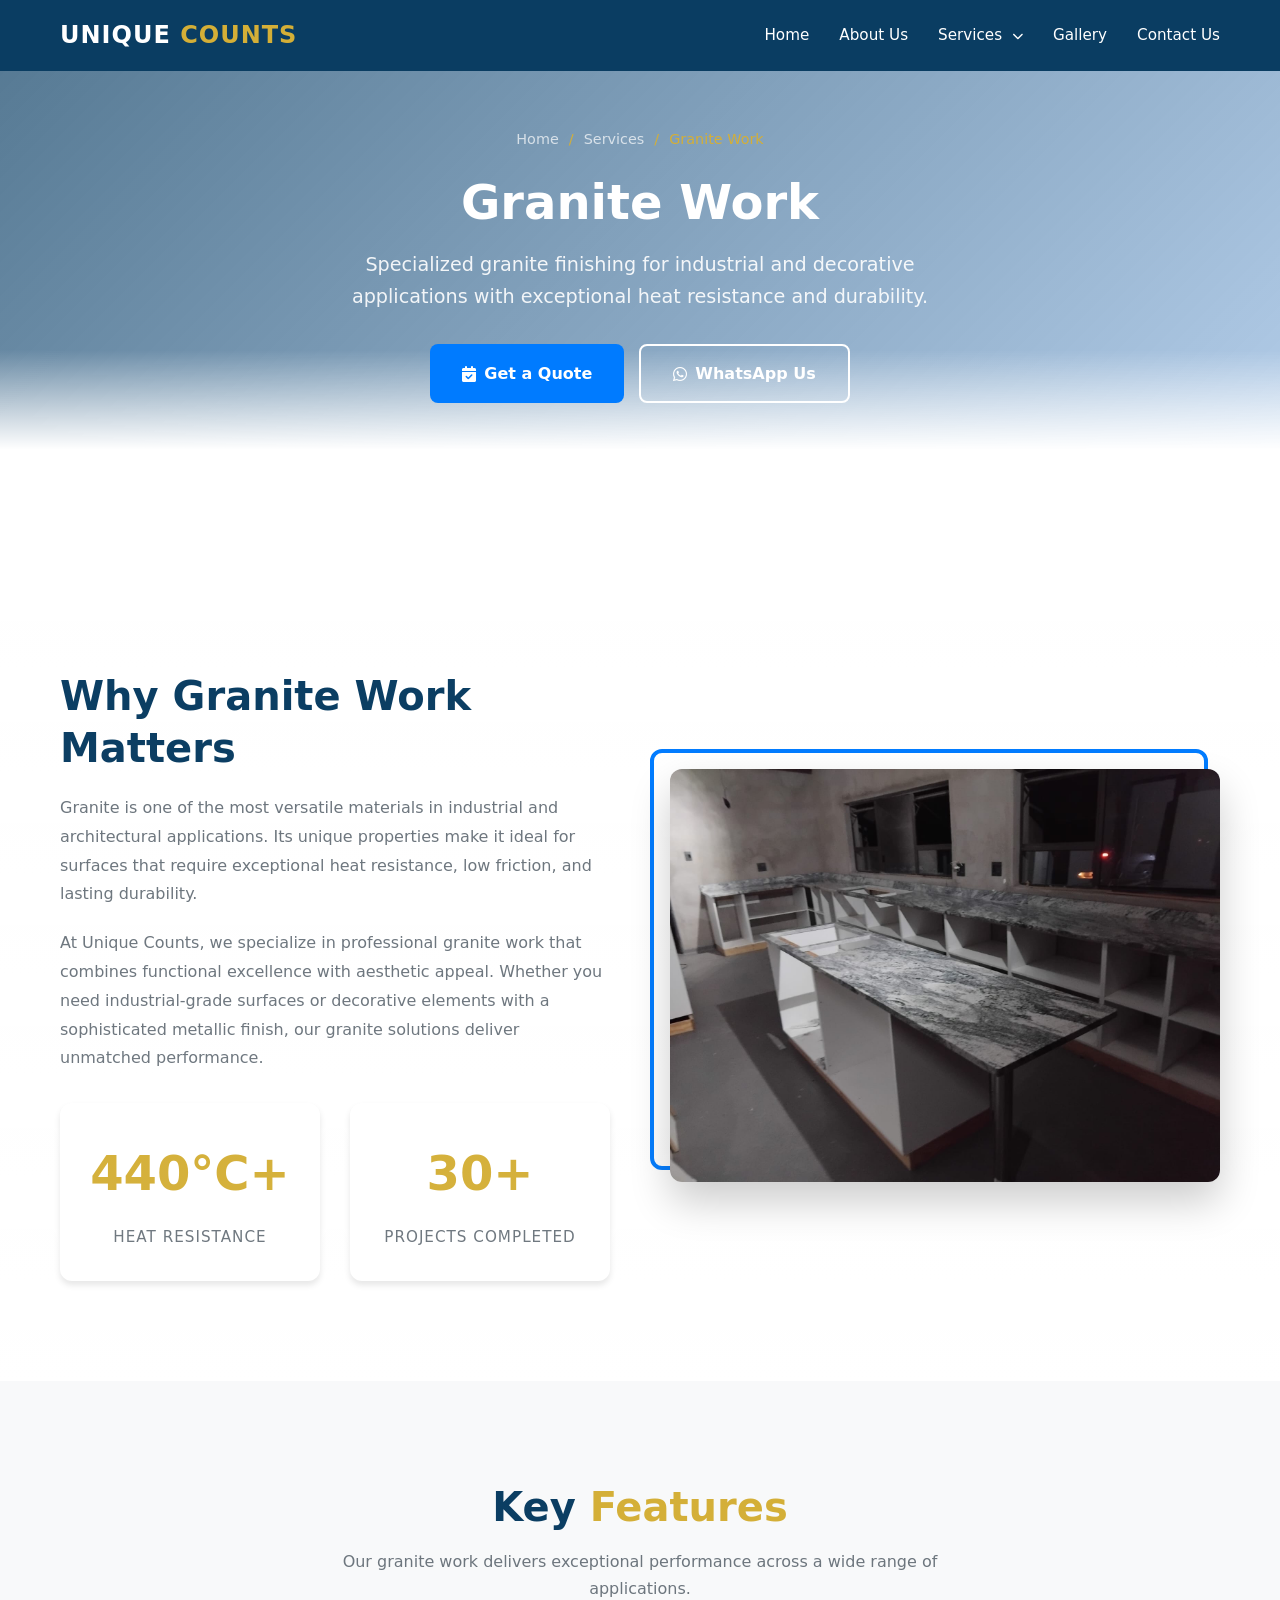
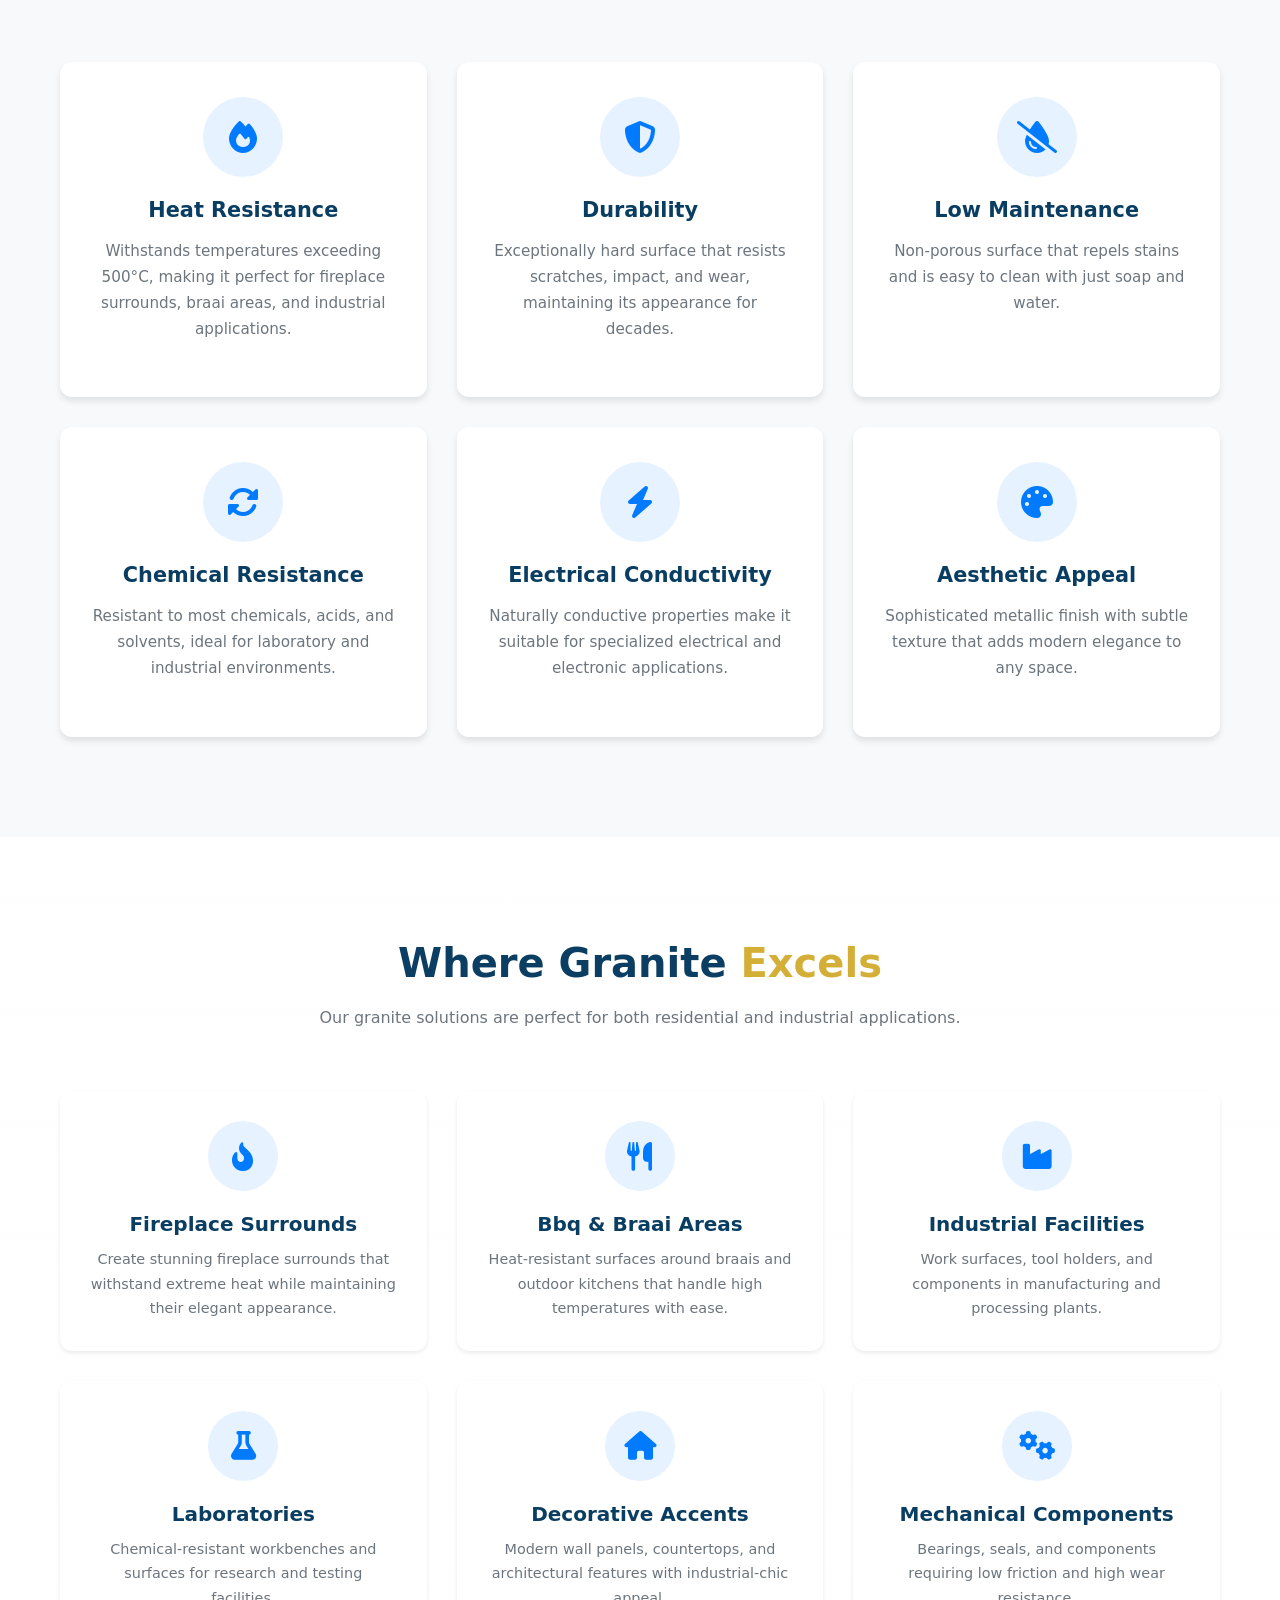
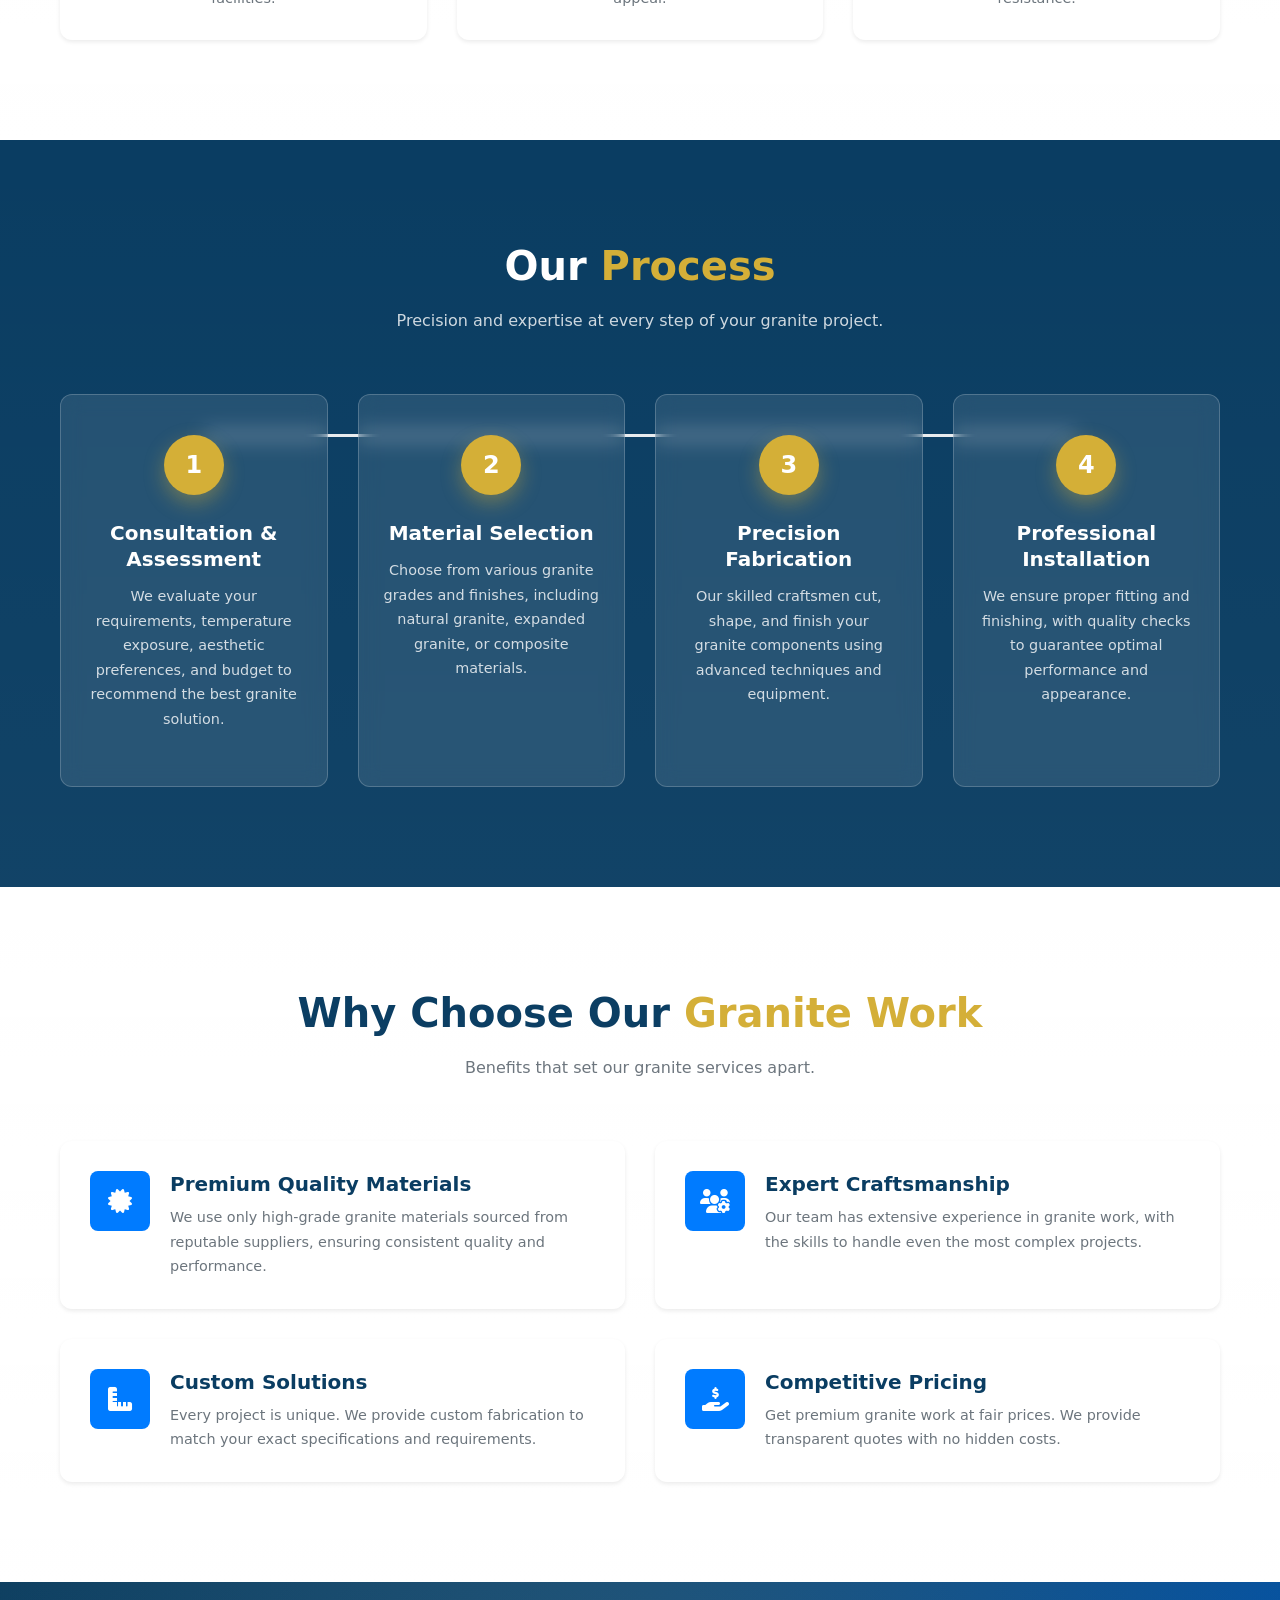
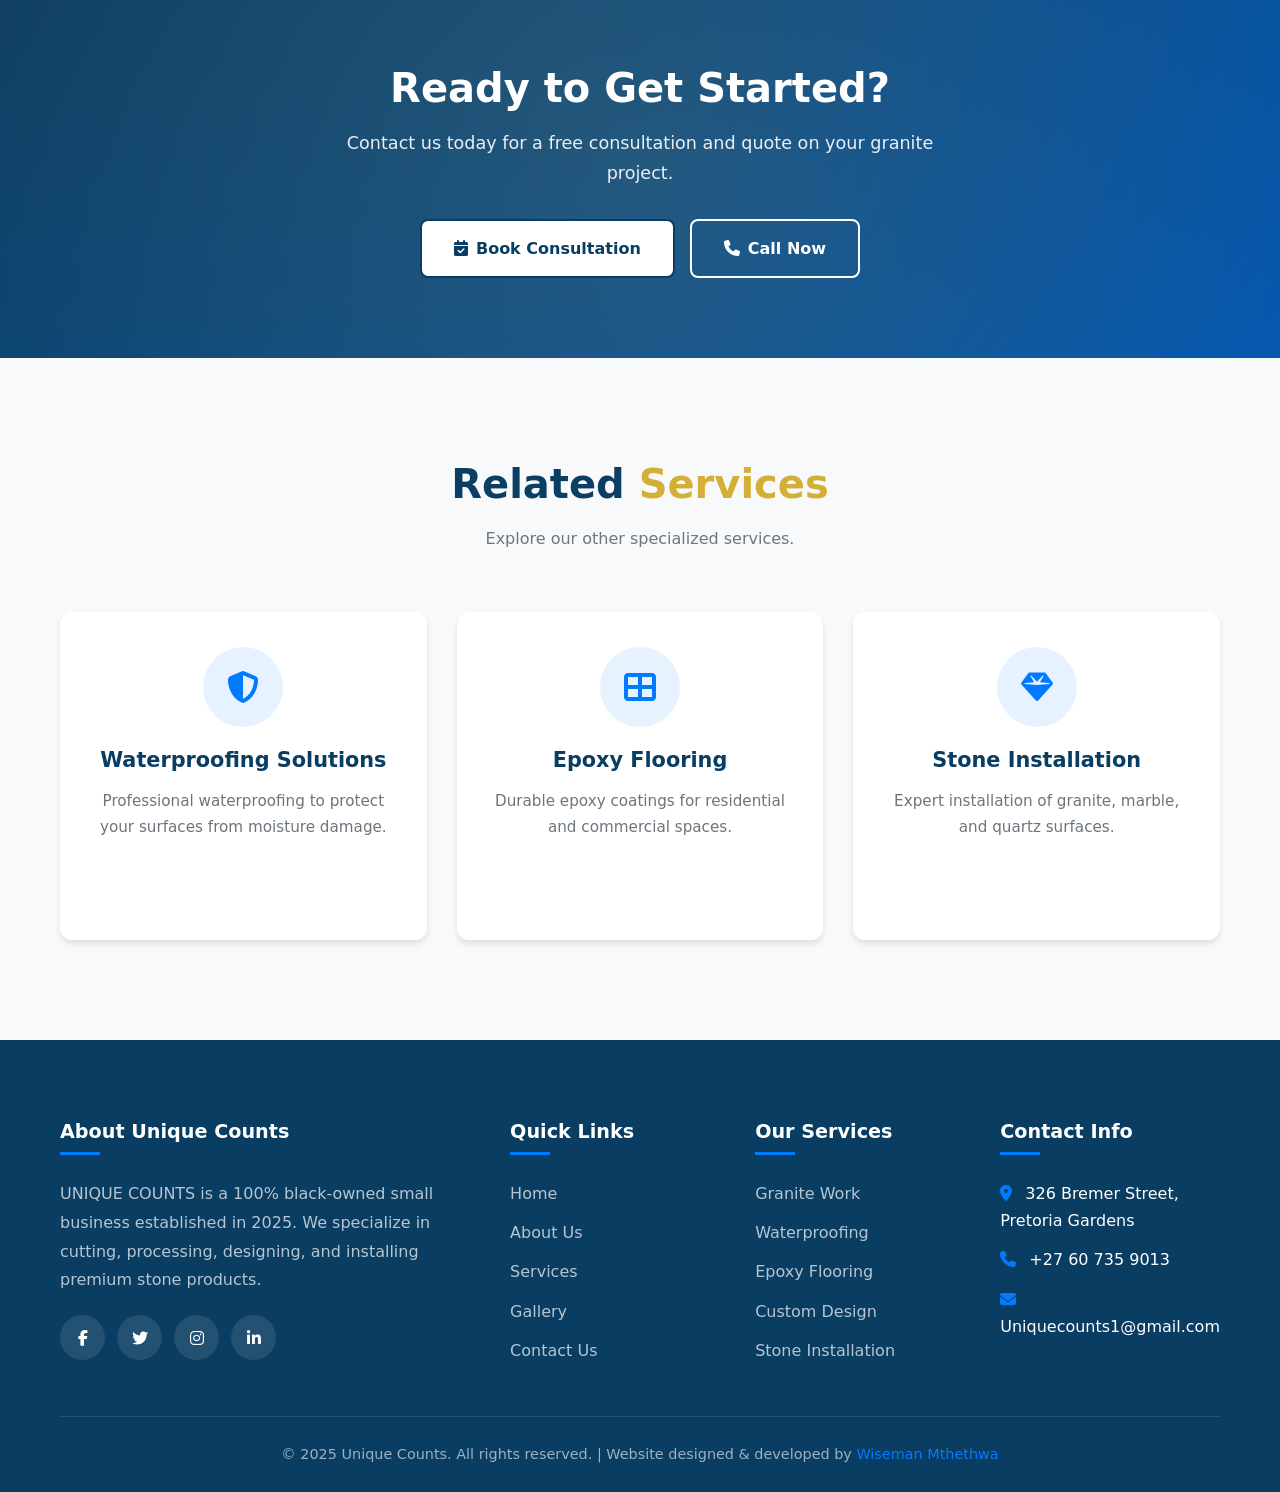
<file: pages/granite.html>
<!DOCTYPE html>
<html lang="en">
<head>
    <meta charset="UTF-8">
    <meta name="viewport" content="width=device-width, initial-scale=1.0">
    <meta name="description" content="Professional granite work services by Unique Counts. Heat-resistant granite finishes for industrial and decorative applications in Pretoria.">
    <meta name="keywords" content="granite work, granite finish, heat resistant surfaces, industrial granite, Pretoria">
    <title>Granite Work Services | Unique Counts</title>
    <link rel="stylesheet" href="../assets/css/styles.css">
    <link rel="stylesheet" href="https://cdnjs.cloudflare.com/ajax/libs/font-awesome/6.5.1/css/all.min.css">
</head>
<body>
    <!-- Header -->
    <header>
        <div class="container header-container">
            <a href="../index.html" class="logo">UNIQUE <span>COUNTS</span></a>
            <div class="hamburger" id="hamburger">
                <span></span>
                <span></span>
                <span></span>
            </div>
            <nav id="nav">
                <ul>
                    <li><a href="../index.html#home">Home</a></li>
                    <li><a href="about.html">About Us</a></li>
                    <li class="dropdown">
                        <a href="services.html">Services <i class="fas fa-chevron-down"></i></a>
                        <ul class="dropdown-menu">
                            <li><a href="granite.html">Granite Work</a></li>
                            <li><a href="waterproofing.html">Waterproofing</a></li>
                            <li><a href="epoxy.html">Epoxy Flooring</a></li>
                        </ul>
                    </li>
                    <li><a href="gallery.html">Gallery</a></li>
                    <li><a href="contact.html">Contact Us</a></li>
                </ul>
            </nav>
        </div>
    </header>

    <!-- Page Hero -->
    <section class="page-hero">
        <div class="container">
            <div class="page-hero-content">
                <div class="breadcrumbs">
                    <a href="../index.html">Home</a>
                    <span>/</span>
                    <a href="services.html">Services</a>
                    <span>/</span>
                    <span>Granite Work</span>
                </div>
                <h1>Granite Work</h1>
                <p>Specialized granite finishing for industrial and decorative applications with exceptional heat resistance and durability.</p>
                <div class="hero-buttons" style="justify-content: center; margin-top: 30px;">
                    <a href="contact.html" class="btn btn-primary">
                        <i class="fas fa-calendar-check"></i> Get a Quote
                    </a>
                    <a href="https://wa.me/27607359013?text=Hi%2C%20I%27m%20interested%20in%20granite%20work%20services" target="_blank" class="btn btn-outline">
                        <i class="fab fa-whatsapp"></i> WhatsApp Us
                    </a>
                </div>
            </div>
        </div>
    </section>

    <!-- Main Content -->
    <main class="page-content">
        <!-- Why This Service Matters -->
        <section class="section">
            <div class="container">
                <div class="about-content">
                    <div class="about-text">
                        <h2>Why Granite Work <span>Matters</span></h2>
                        <p>Granite is one of the most versatile materials in industrial and architectural applications. Its unique properties make it ideal for surfaces that require exceptional heat resistance, low friction, and lasting durability.</p>
                        <p>At Unique Counts, we specialize in professional granite work that combines functional excellence with aesthetic appeal. Whether you need industrial-grade surfaces or decorative elements with a sophisticated metallic finish, our granite solutions deliver unmatched performance.</p>
                        
                        <div class="about-stats" style="grid-template-columns: repeat(2, 1fr); margin-top: 30px;">
                            <div class="stat-item">
                                <div class="number">500°C+</div>
                                <div class="label">Heat Resistance</div>
                            </div>
                            <div class="stat-item">
                                <div class="number">35+</div>
                                <div class="label">Projects Completed</div>
                            </div>
                        </div>
                    </div>
                    <div class="about-img">
                        <img src="../assets/images/Gallery/Kitchen/img01.jpg" alt="Granite Kitchen Countertop">
                    </div>
                </div>
            </div>
        </section>

        <!-- Features Section -->
        <section class="section section-light">
            <div class="container">
                <div class="section-header">
                    <h2>Key <span>Features</span></h2>
                    <p>Our granite work delivers exceptional performance across a wide range of applications.</p>
                </div>
                
                <div class="services-grid">
                    <div class="service-card animate-on-scroll">
                        <div class="icon">
                            <i class="fas fa-fire"></i>
                        </div>
                        <h3>Heat Resistance</h3>
                        <p>Withstands temperatures exceeding 500°C, making it perfect for fireplace surrounds, braai areas, and industrial applications.</p>
                    </div>
                    
                    <div class="service-card animate-on-scroll">
                        <div class="icon">
                            <i class="fas fa-shield-alt"></i>
                        </div>
                        <h3>Durability</h3>
                        <p>Exceptionally hard surface that resists scratches, impact, and wear, maintaining its appearance for decades.</p>
                    </div>
                    
                    <div class="service-card animate-on-scroll">
                        <div class="icon">
                            <i class="fas fa-tint-slash"></i>
                        </div>
                        <h3>Low Maintenance</h3>
                        <p>Non-porous surface that repels stains and is easy to clean with just soap and water.</p>
                    </div>
                    
                    <div class="service-card animate-on-scroll">
                        <div class="icon">
                            <i class="fas fa-sync-alt"></i>
                        </div>
                        <h3>Chemical Resistance</h3>
                        <p>Resistant to most chemicals, acids, and solvents, ideal for laboratory and industrial environments.</p>
                    </div>
                    
                    <div class="service-card animate-on-scroll">
                        <div class="icon">
                            <i class="fas fa-bolt"></i>
                        </div>
                        <h3>Electrical Conductivity</h3>
                        <p>Naturally conductive properties make it suitable for specialized electrical and electronic applications.</p>
                    </div>
                    
                    <div class="service-card animate-on-scroll">
                        <div class="icon">
                            <i class="fas fa-palette"></i>
                        </div>
                        <h3>Aesthetic Appeal</h3>
                        <p>Sophisticated metallic finish with subtle texture that adds modern elegance to any space.</p>
                    </div>
                </div>
            </div>
        </section>

        <!-- Applications Section -->
        <section class="section">
            <div class="container">
                <div class="section-header">
                    <h2>Where Granite <span>Excels</span></h2>
                    <p>Our granite solutions are perfect for both residential and industrial applications.</p>
                </div>
                
                <div class="applications-grid">
                    <div class="application-item animate-on-scroll">
                        <div class="icon">
                            <i class="fas fa-fire-alt"></i>
                        </div>
                        <h4>Fireplace Surrounds</h4>
                        <p>Create stunning fireplace surrounds that withstand extreme heat while maintaining their elegant appearance.</p>
                    </div>
                    
                    <div class="application-item animate-on-scroll">
                        <div class="icon">
                            <i class="fas fa-utensils"></i>
                        </div>
                        <h4>Bbq & Braai Areas</h4>
                        <p>Heat-resistant surfaces around braais and outdoor kitchens that handle high temperatures with ease.</p>
                    </div>
                    
                    <div class="application-item animate-on-scroll">
                        <div class="icon">
                            <i class="fas fa-industry"></i>
                        </div>
                        <h4>Industrial Facilities</h4>
                        <p>Work surfaces, tool holders, and components in manufacturing and processing plants.</p>
                    </div>
                    
                    <div class="application-item animate-on-scroll">
                        <div class="icon">
                            <i class="fas fa-flask"></i>
                        </div>
                        <h4>Laboratories</h4>
                        <p>Chemical-resistant workbenches and surfaces for research and testing facilities.</p>
                    </div>
                    
                    <div class="application-item animate-on-scroll">
                        <div class="icon">
                            <i class="fas fa-home"></i>
                        </div>
                        <h4>Decorative Accents</h4>
                        <p>Modern wall panels, countertops, and architectural features with industrial-chic appeal.</p>
                    </div>
                    
                    <div class="application-item animate-on-scroll">
                        <div class="icon">
                            <i class="fas fa-cogs"></i>
                        </div>
                        <h4>Mechanical Components</h4>
                        <p>Bearings, seals, and components requiring low friction and high wear resistance.</p>
                    </div>
                </div>
            </div>
        </section>

        <!-- Process Section -->
        <section class="section section-dark" id="process">
            <div class="container">
                <div class="section-header">
                    <h2>Our <span>Process</span></h2>
                    <p>Precision and expertise at every step of your granite project.</p>
                </div>
                
                <div class="process-grid">
                    <div class="process-card animate-on-scroll">
                        <div class="step-number">1</div>
                        <h4>Consultation & Assessment</h4>
                        <p>We evaluate your requirements, temperature exposure, aesthetic preferences, and budget to recommend the best granite solution.</p>
                    </div>
                    
                    <div class="process-card animate-on-scroll">
                        <div class="step-number">2</div>
                        <h4>Material Selection</h4>
                        <p>Choose from various granite grades and finishes, including natural granite, expanded granite, or composite materials.</p>
                    </div>
                    
                    <div class="process-card animate-on-scroll">
                        <div class="step-number">3</div>
                        <h4>Precision Fabrication</h4>
                        <p>Our skilled craftsmen cut, shape, and finish your granite components using advanced techniques and equipment.</p>
                    </div>
                    
                    <div class="process-card animate-on-scroll">
                        <div class="step-number">4</div>
                        <h4>Professional Installation</h4>
                        <p>We ensure proper fitting and finishing, with quality checks to guarantee optimal performance and appearance.</p>
                    </div>
                </div>
            </div>
        </section>

        <!-- Benefits Section -->
        <section class="section">
            <div class="container">
                <div class="section-header">
                    <h2>Why Choose Our <span>Granite Work</span></h2>
                    <p>Benefits that set our granite services apart.</p>
                </div>
                
                <div class="services-grid services-grid-2">
                    <div class="feature-card animate-on-scroll">
                        <div class="icon">
                            <i class="fas fa-certificate"></i>
                        </div>
                        <div>
                            <h4>Premium Quality Materials</h4>
                            <p>We use only high-grade granite materials sourced from reputable suppliers, ensuring consistent quality and performance.</p>
                        </div>
                    </div>
                    
                    <div class="feature-card animate-on-scroll">
                        <div class="icon">
                            <i class="fas fa-users-cog"></i>
                        </div>
                        <div>
                            <h4>Expert Craftsmanship</h4>
                            <p>Our team has extensive experience in granite work, with the skills to handle even the most complex projects.</p>
                        </div>
                    </div>
                    
                    <div class="feature-card animate-on-scroll">
                        <div class="icon">
                            <i class="fas fa-ruler-combined"></i>
                        </div>
                        <div>
                            <h4>Custom Solutions</h4>
                            <p>Every project is unique. We provide custom fabrication to match your exact specifications and requirements.</p>
                        </div>
                    </div>
                    
                    <div class="feature-card animate-on-scroll">
                        <div class="icon">
                            <i class="fas fa-hand-holding-usd"></i>
                        </div>
                        <div>
                            <h4>Competitive Pricing</h4>
                            <p>Get premium granite work at fair prices. We provide transparent quotes with no hidden costs.</p>
                        </div>
                    </div>
                </div>
            </div>
        </section>

        <!-- CTA Section -->
        <section class="cta-section">
            <div class="container">
                <div class="cta-content">
                    <h2>Ready to Get Started?</h2>
                    <p>Contact us today for a free consultation and quote on your granite project.</p>
                    <div class="cta-buttons">
                        <a href="contact.html" class="btn btn-secondary">
                            <i class="fas fa-calendar-check"></i> Book Consultation
                        </a>
                        <a href="tel:+27607359013" class="btn btn-outline">
                            <i class="fas fa-phone"></i> Call Now
                        </a>
                    </div>
                </div>
            </div>
        </section>

        <!-- Related Services -->
        <section class="section section-light">
            <div class="container">
                <div class="section-header">
                    <h2>Related <span>Services</span></h2>
                    <p>Explore our other specialized services.</p>
                </div>
                
                <div class="services-grid">
                    <div class="service-card animate-on-scroll">
                        <div class="icon">
                            <i class="fas fa-shield-alt"></i>
                        </div>
                        <h3>Waterproofing Solutions</h3>
                        <p>Professional waterproofing to protect your surfaces from moisture damage.</p>
                        <a href="waterproofing.html" class="btn btn-primary btn-sm">
                            <i class="fas fa-arrow-right"></i> Learn More
                        </a>
                    </div>
                    
                    <div class="service-card animate-on-scroll">
                        <div class="icon">
                            <i class="fas fa-th-large"></i>
                        </div>
                        <h3>Epoxy Flooring</h3>
                        <p>Durable epoxy coatings for residential and commercial spaces.</p>
                        <a href="epoxy.html" class="btn btn-primary btn-sm">
                            <i class="fas fa-arrow-right"></i> Learn More
                        </a>
                    </div>
                    
                    <div class="service-card animate-on-scroll">
                        <div class="icon">
                            <i class="fas fa-gem"></i>
                        </div>
                        <h3>Stone Installation</h3>
                        <p>Expert installation of granite, marble, and quartz surfaces.</p>
                        <a href="services.html" class="btn btn-primary btn-sm">
                            <i class="fas fa-arrow-right"></i> Learn More
                        </a>
                    </div>
                </div>
            </div>
        </section>
    </main>

    <!-- Footer -->
    <footer>
        <div class="container">
            <div class="footer-container">
                <div class="footer-col">
                    <h3>About Unique Counts</h3>
                    <p>UNIQUE COUNTS is a 100% black-owned small business established in 2025. We specialize in cutting, processing, designing, and installing premium stone products.</p>
                    <div class="social-links">
                        <a href="#" aria-label="Facebook"><i class="fab fa-facebook-f"></i></a>
                        <a href="#" aria-label="Twitter"><i class="fab fa-twitter"></i></a>
                        <a href="#" aria-label="Instagram"><i class="fab fa-instagram"></i></a>
                        <a href="#" aria-label="LinkedIn"><i class="fab fa-linkedin-in"></i></a>
                    </div>
                </div>
                <div class="footer-col">
                    <h3>Quick Links</h3>
                    <ul>
                        <li><a href="../index.html#home">Home</a></li>
                        <li><a href="../index.html#about">About Us</a></li>
                        <li><a href="services.html">Services</a></li>
                        <li><a href="gallery.html">Gallery</a></li>
                        <li><a href="contact.html">Contact Us</a></li>
                    </ul>
                </div>
                <div class="footer-col">
                    <h3>Our Services</h3>
                    <ul>
                        <li><a href="granite.html">Granite Work</a></li>
                        <li><a href="waterproofing.html">Waterproofing</a></li>
                        <li><a href="epoxy.html">Epoxy Flooring</a></li>
                        <li><a href="services.html">Custom Design</a></li>
                        <li><a href="services.html">Stone Installation</a></li>
                    </ul>
                </div>
                <div class="footer-col">
                    <h3>Contact Info</h3>
                    <ul>
                        <li><i class="fas fa-map-marker-alt"></i> 326 Bremer Street, Pretoria Gardens</li>
                        <li><i class="fas fa-phone"></i> +27 60 735 9013</li>
                        <li><i class="fas fa-envelope"></i> Uniquecounts1@gmail.com</li>
                    </ul>
                </div>
            </div>
            <div class="footer-bottom">
                <p>&copy; 2025 Unique Counts. All rights reserved. | Website designed & developed by <a href="https://www.linkedin.com/in/wiseman-mthethwa-971127359/" target="_blank">Wiseman Mthethwa</a></p>
            </div>
        </div>
    </footer>

    <!-- Back to Top Button -->
    <button class="back-to-top" aria-label="Back to top">
        <i class="fas fa-arrow-up"></i>
    </button>

    <script src="../assets/js/script.js"></script>
</body>
</html>
</file>
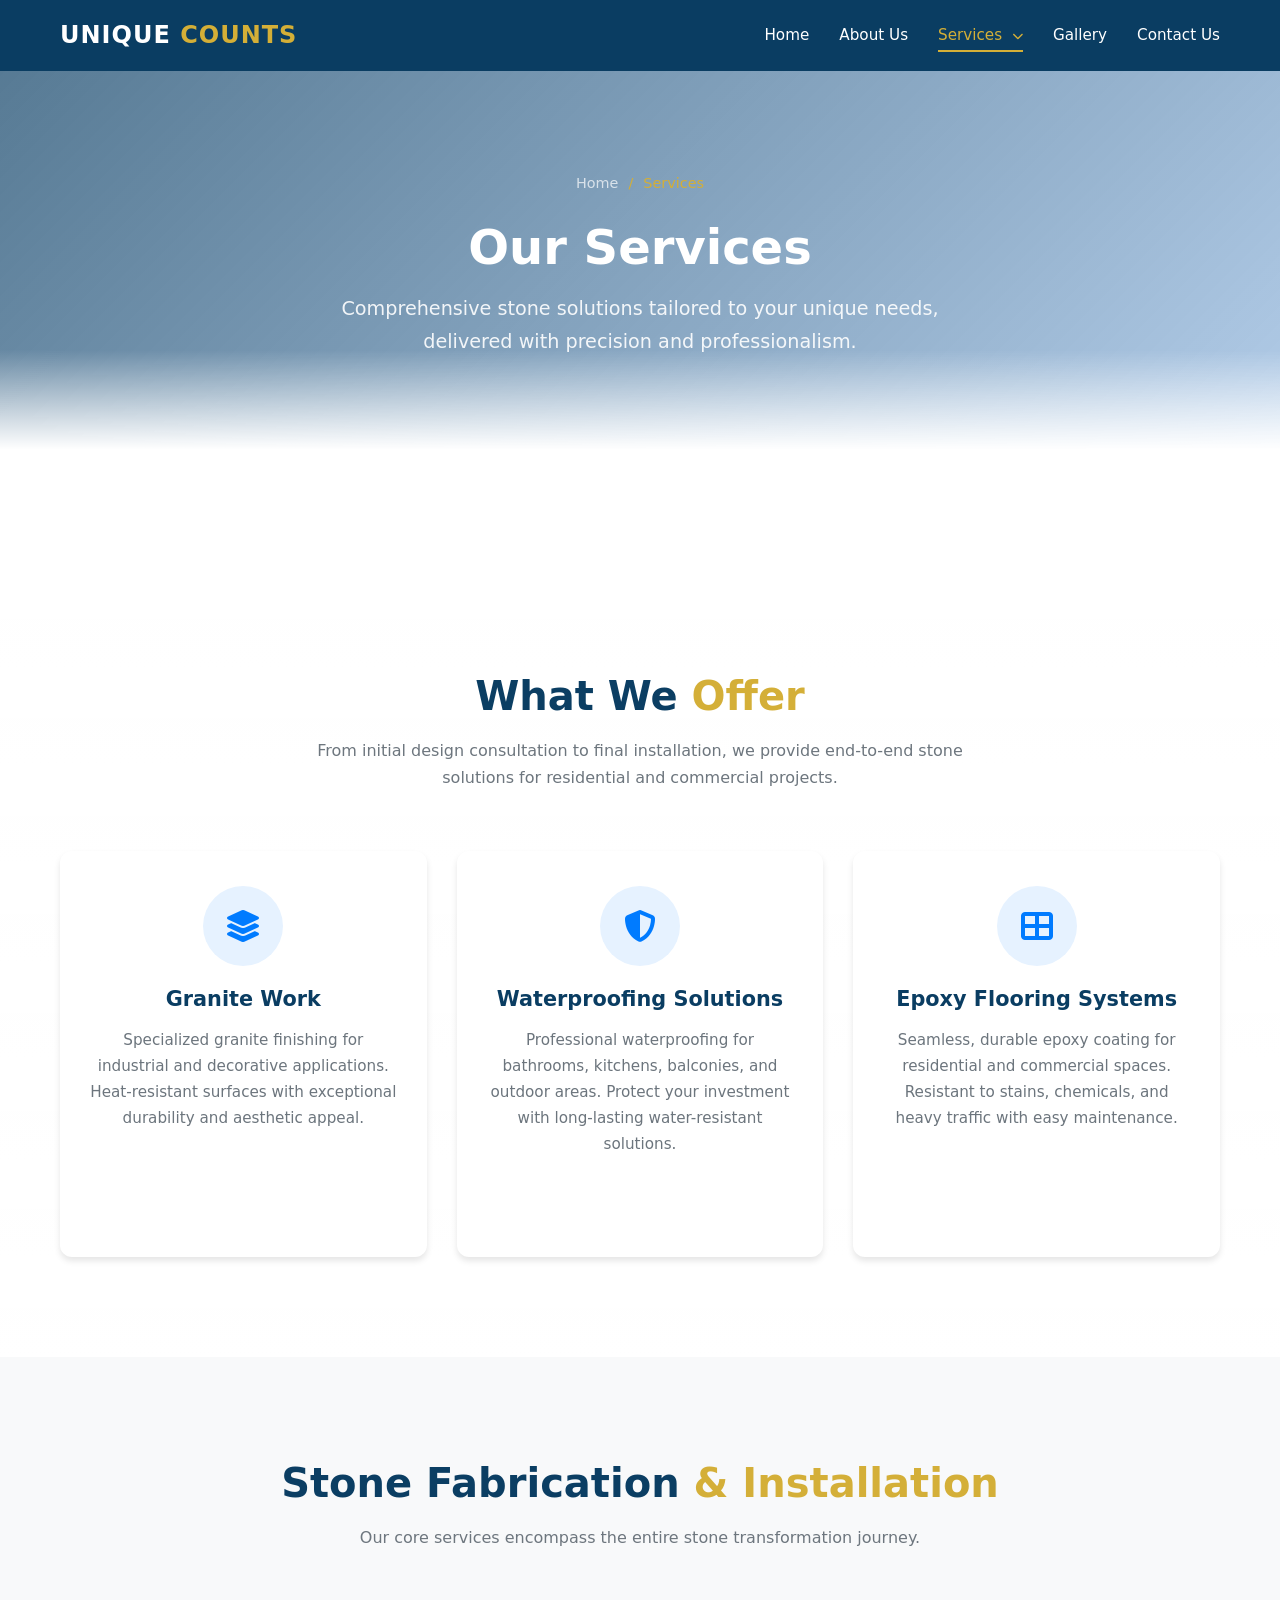
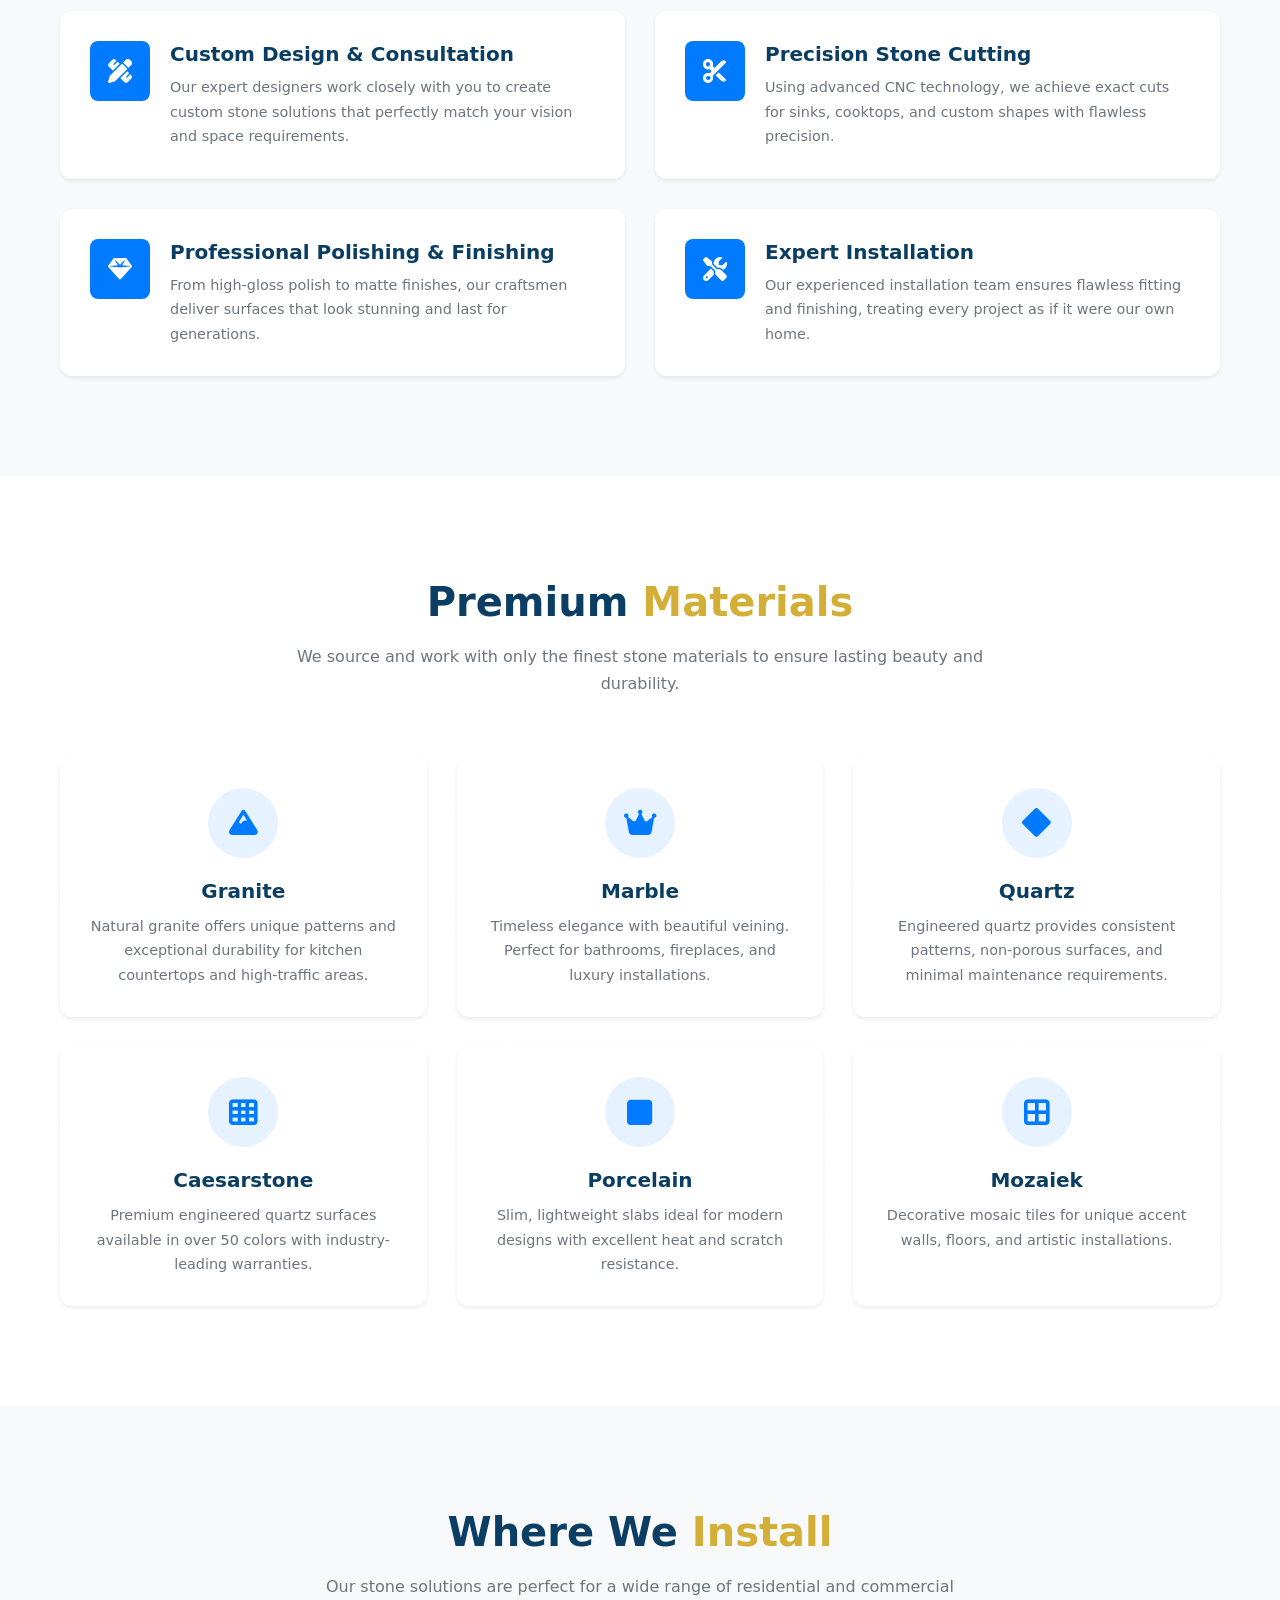
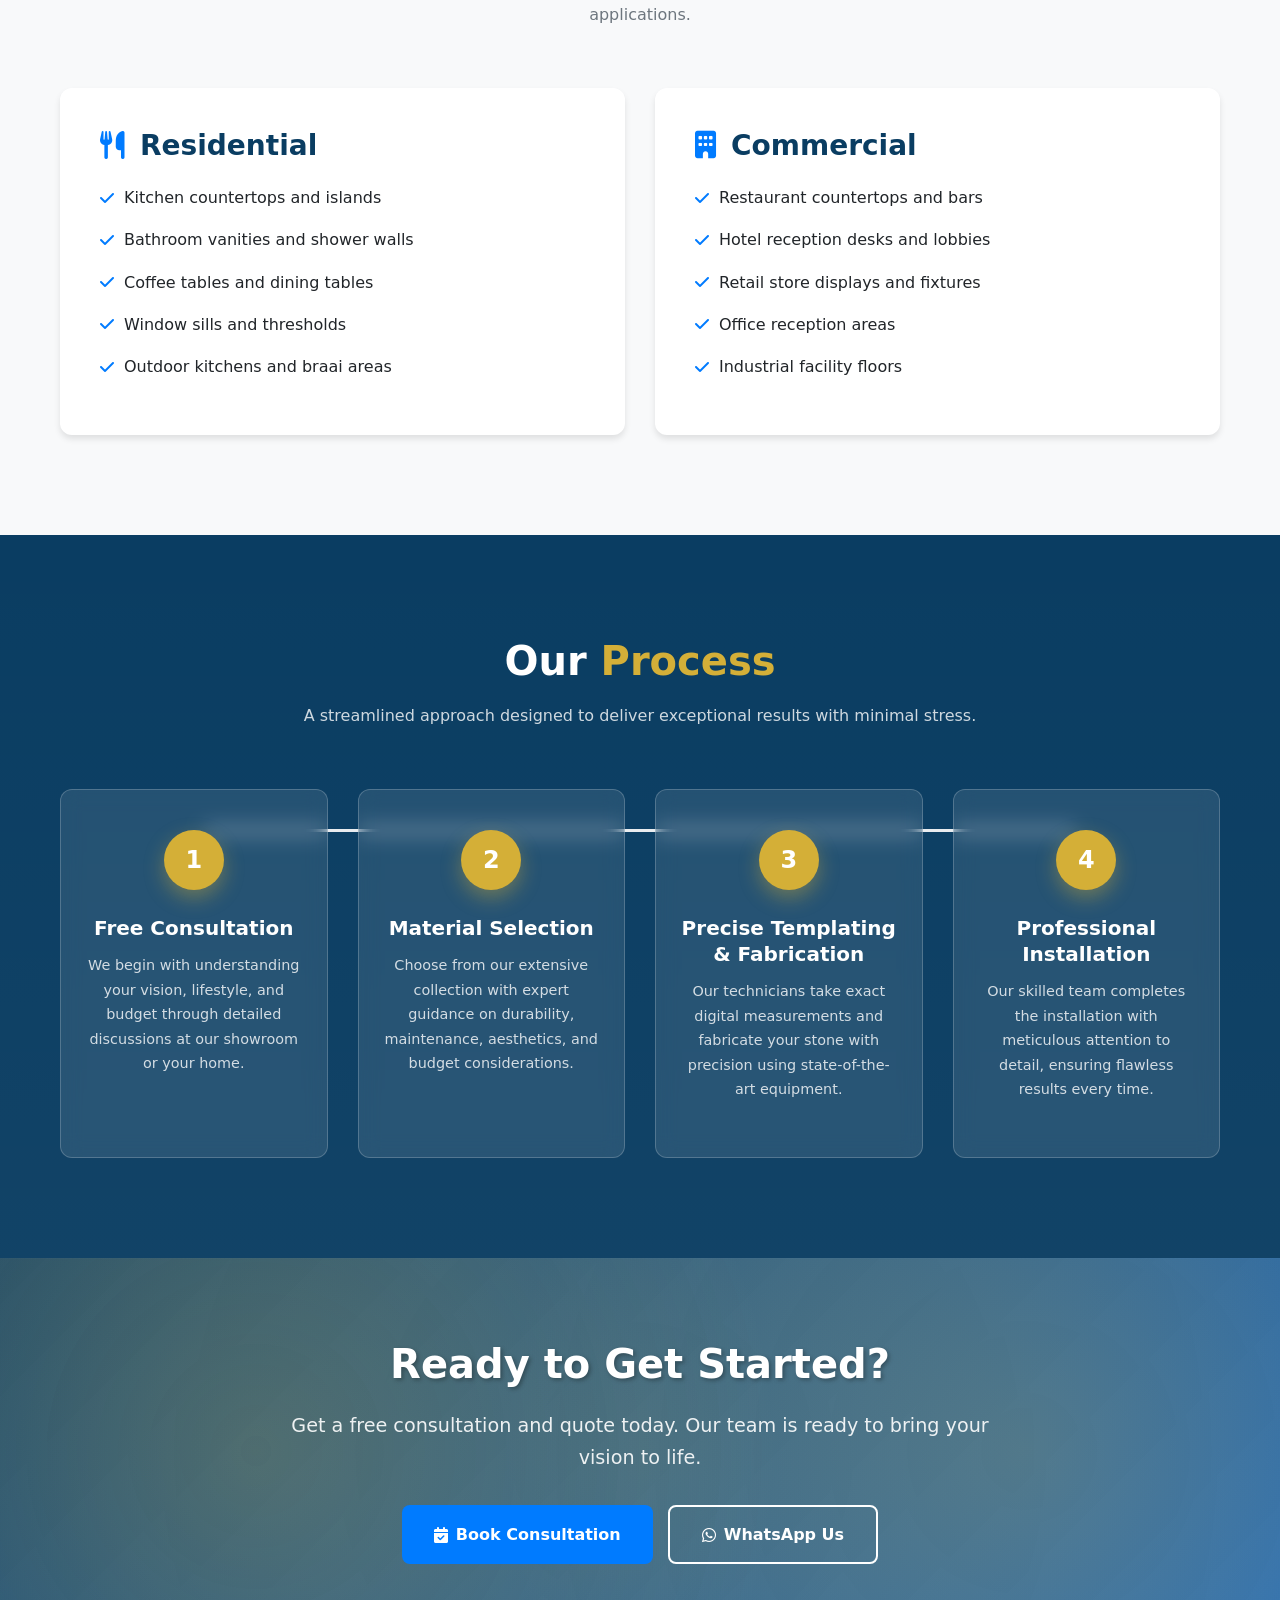
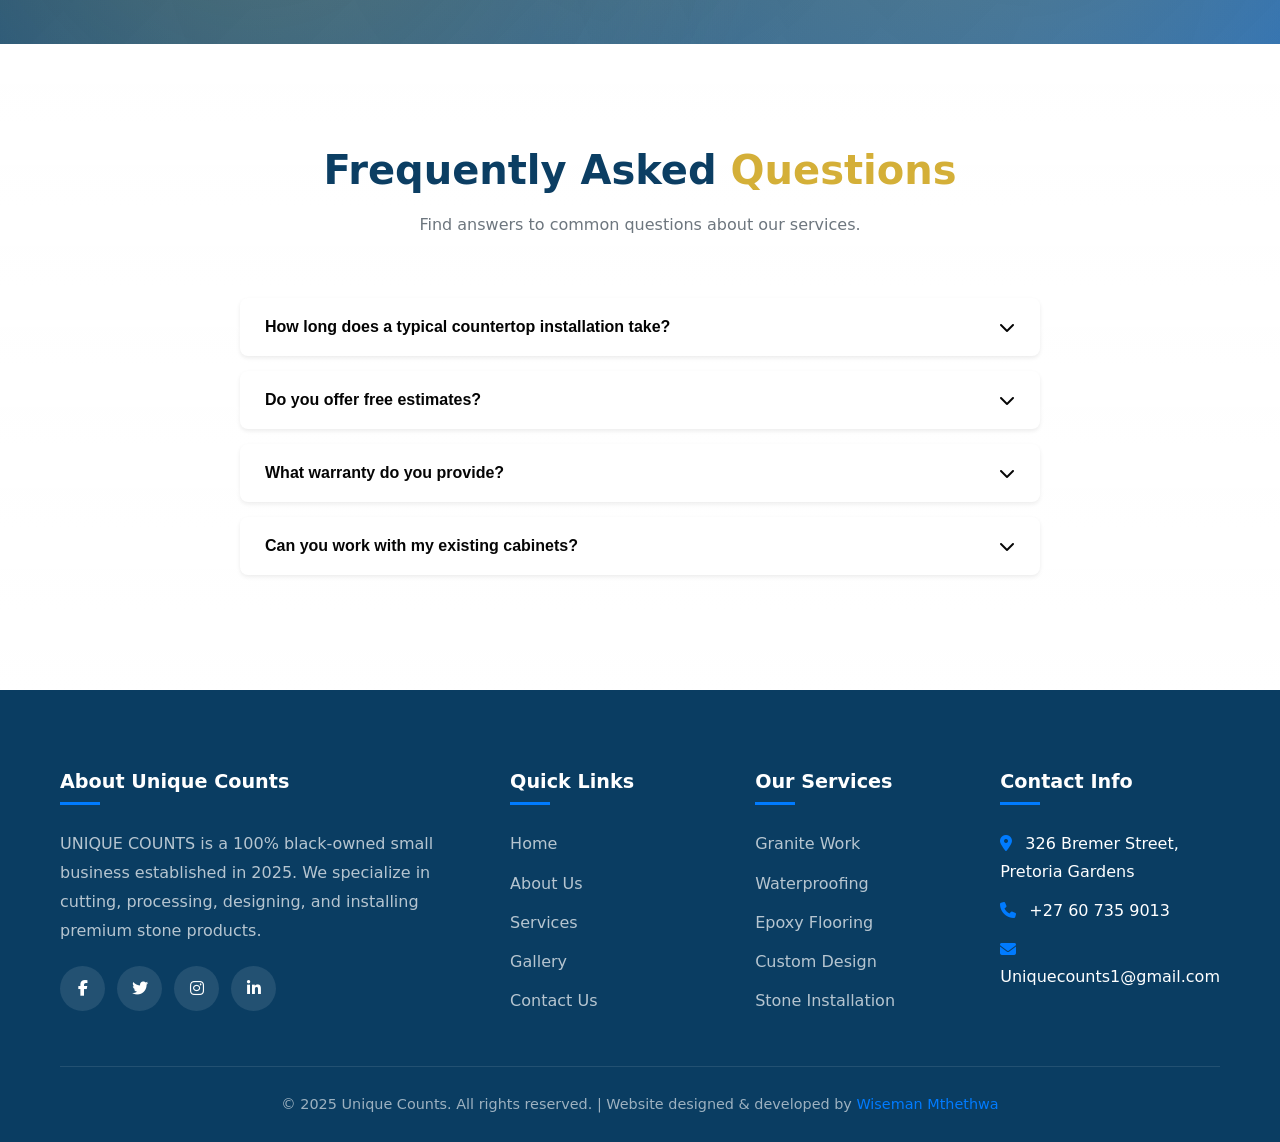
<file: pages/services.html>
<!DOCTYPE html>
<html lang="en">
<head>
    <meta charset="UTF-8">
    <meta name="viewport" content="width=device-width, initial-scale=1.0">
    <meta name="description" content="Explore Unique Counts' comprehensive stone services including custom design, granite work, waterproofing, epoxy flooring, and professional installation in Pretoria.">
    <meta name="keywords" content="stone services, granite, marble, quartz, granite work, waterproofing, epoxy flooring, Pretoria">
    <title>Our Services | Unique Counts - Premium Stone Solutions</title>
    <link rel="stylesheet" href="../assets/css/styles.css">
    <link rel="stylesheet" href="https://cdnjs.cloudflare.com/ajax/libs/font-awesome/6.5.1/css/all.min.css">
</head>
<body>
    <!-- Header -->
    <header>
        <div class="container header-container">
            <a href="../index.html" class="logo">UNIQUE <span>COUNTS</span></a>
            <div class="hamburger" id="hamburger">
                <span></span>
                <span></span>
                <span></span>
            </div>
            <nav id="nav">
                <ul>
                    <li><a href="../index.html#home">Home</a></li>
                    <li><a href="about.html">About Us</a></li>
                    <li class="dropdown">
                        <a href="services.html" class="active">Services <i class="fas fa-chevron-down"></i></a>
                        <ul class="dropdown-menu">
                            <li><a href="granite.html">Granite Work</a></li>
                            <li><a href="waterproofing.html">Waterproofing</a></li>
                            <li><a href="epoxy.html">Epoxy Flooring</a></li>
                        </ul>
                    </li>
                    <li><a href="gallery.html">Gallery</a></li>
                    <li><a href="contact.html">Contact Us</a></li>
                </ul>
            </nav>
        </div>
    </header>

    <!-- Page Hero -->
    <section class="page-hero">
        <div class="container">
            <div class="page-hero-content">
                <div class="breadcrumbs">
                    <a href="../index.html">Home</a>
                    <span>/</span>
                    <span>Services</span>
                </div>
                <h1>Our Services</h1>
                <p>Comprehensive stone solutions tailored to your unique needs, delivered with precision and professionalism.</p>
            </div>
        </div>
    </section>

    <!-- Main Content -->
    <main class="page-content">
        <!-- Services Overview -->
        <section class="section">
            <div class="container">
                <div class="section-header">
                    <h2>What We <span>Offer</span></h2>
                    <p>From initial design consultation to final installation, we provide end-to-end stone solutions for residential and commercial projects.</p>
                </div>
                
                <div class="services-grid">
                    <!-- Granite Work -->
                    <div class="service-card animate-on-scroll">
                        <div class="icon">
                            <i class="fas fa-layer-group"></i>
                        </div>
                        <h3>Granite Work</h3>
                        <p>Specialized granite finishing for industrial and decorative applications. Heat-resistant surfaces with exceptional durability and aesthetic appeal.</p>
                        <a href="granite.html" class="btn btn-primary btn-sm">
                            <i class="fas fa-arrow-right"></i> Learn More
                        </a>
                    </div>
                    
                    <!-- Waterproofing -->
                    <div class="service-card animate-on-scroll">
                        <div class="icon">
                            <i class="fas fa-shield-alt"></i>
                        </div>
                        <h3>Waterproofing Solutions</h3>
                        <p>Professional waterproofing for bathrooms, kitchens, balconies, and outdoor areas. Protect your investment with long-lasting water-resistant solutions.</p>
                        <a href="waterproofing.html" class="btn btn-primary btn-sm">
                            <i class="fas fa-arrow-right"></i> Learn More
                        </a>
                    </div>
                    
                    <!-- Epoxy Flooring -->
                    <div class="service-card animate-on-scroll">
                        <div class="icon">
                            <i class="fas fa-th-large"></i>
                        </div>
                        <h3>Epoxy Flooring Systems</h3>
                        <p>Seamless, durable epoxy coating for residential and commercial spaces. Resistant to stains, chemicals, and heavy traffic with easy maintenance.</p>
                        <a href="epoxy.html" class="btn btn-primary btn-sm">
                            <i class="fas fa-arrow-right"></i> Learn More
                        </a>
                    </div>
                </div>
            </div>
        </section>

        <!-- Additional Services -->
        <section class="section section-light">
            <div class="container">
                <div class="section-header">
                    <h2>Stone Fabrication <span>& Installation</span></h2>
                    <p>Our core services encompass the entire stone transformation journey.</p>
                </div>
                
                <div class="services-grid services-grid-2">
                    <div class="feature-card animate-on-scroll">
                        <div class="icon">
                            <i class="fas fa-pencil-ruler"></i>
                        </div>
                        <div>
                            <h4>Custom Design & Consultation</h4>
                            <p>Our expert designers work closely with you to create custom stone solutions that perfectly match your vision and space requirements.</p>
                        </div>
                    </div>
                    
                    <div class="feature-card animate-on-scroll">
                        <div class="icon">
                            <i class="fas fa-cut"></i>
                        </div>
                        <div>
                            <h4>Precision Stone Cutting</h4>
                            <p>Using advanced CNC technology, we achieve exact cuts for sinks, cooktops, and custom shapes with flawless precision.</p>
                        </div>
                    </div>
                    
                    <div class="feature-card animate-on-scroll">
                        <div class="icon">
                            <i class="fas fa-gem"></i>
                        </div>
                        <div>
                            <h4>Professional Polishing & Finishing</h4>
                            <p>From high-gloss polish to matte finishes, our craftsmen deliver surfaces that look stunning and last for generations.</p>
                        </div>
                    </div>
                    
                    <div class="feature-card animate-on-scroll">
                        <div class="icon">
                            <i class="fas fa-tools"></i>
                        </div>
                        <div>
                            <h4>Expert Installation</h4>
                            <p>Our experienced installation team ensures flawless fitting and finishing, treating every project as if it were our own home.</p>
                        </div>
                    </div>
                </div>
            </div>
        </section>

        <!-- Materials We Work With -->
        <section class="section">
            <div class="container">
                <div class="section-header">
                    <h2>Premium <span>Materials</span></h2>
                    <p>We source and work with only the finest stone materials to ensure lasting beauty and durability.</p>
                </div>
                
                <div class="applications-grid">
                    <div class="application-item animate-on-scroll">
                        <div class="icon">
                            <i class="fas fa-mountain"></i>
                        </div>
                        <h4>Granite</h4>
                        <p>Natural granite offers unique patterns and exceptional durability for kitchen countertops and high-traffic areas.</p>
                    </div>
                    
                    <div class="application-item animate-on-scroll">
                        <div class="icon">
                            <i class="fas fa-crown"></i>
                        </div>
                        <h4>Marble</h4>
                        <p>Timeless elegance with beautiful veining. Perfect for bathrooms, fireplaces, and luxury installations.</p>
                    </div>
                    
                    <div class="application-item animate-on-scroll">
                        <div class="icon">
                            <i class="fas fa-diamond"></i>
                        </div>
                        <h4>Quartz</h4>
                        <p>Engineered quartz provides consistent patterns, non-porous surfaces, and minimal maintenance requirements.</p>
                    </div>
                    
                    <div class="application-item animate-on-scroll">
                        <div class="icon">
                            <i class="fas fa-th"></i>
                        </div>
                        <h4>Caesarstone</h4>
                        <p>Premium engineered quartz surfaces available in over 50 colors with industry-leading warranties.</p>
                    </div>
                    
                    <div class="application-item animate-on-scroll">
                        <div class="icon">
                            <i class="fas fa-square"></i>
                        </div>
                        <h4>Porcelain</h4>
                        <p>Slim, lightweight slabs ideal for modern designs with excellent heat and scratch resistance.</p>
                    </div>
                    
                    <div class="application-item animate-on-scroll">
                        <div class="icon">
                            <i class="fas fa-border-all"></i>
                        </div>
                        <h4>Mozaiek</h4>
                        <p>Decorative mosaic tiles for unique accent walls, floors, and artistic installations.</p>
                    </div>
                </div>
            </div>
        </section>

        <!-- Applications Section -->
        <section class="section section-light">
            <div class="container">
                <div class="section-header">
                    <h2>Where We <span>Install</span></h2>
                    <p>Our stone solutions are perfect for a wide range of residential and commercial applications.</p>
                </div>
                
                <div class="services-grid services-grid-2">
                    <div class="card animate-on-scroll" style="padding: 40px;">
                        <h3><i class="fas fa-utensils" style="color: var(--primary-blue); margin-right: 15px;"></i>Residential</h3>
                        <ul style="list-style: none; margin-top: 20px;">
                            <li style="margin-bottom: 15px; display: flex; align-items: center;">
                                <i class="fas fa-check" style="color: var(--primary-blue); margin-right: 10px;"></i>
                                Kitchen countertops and islands
                            </li>
                            <li style="margin-bottom: 15px; display: flex; align-items: center;">
                                <i class="fas fa-check" style="color: var(--primary-blue); margin-right: 10px;"></i>
                                Bathroom vanities and shower walls
                            </li>
                            <li style="margin-bottom: 15px; display: flex; align-items: center;">
                                <i class="fas fa-check" style="color: var(--primary-blue); margin-right: 10px;"></i>
                                Coffee tables and dining tables
                            </li>
                            <li style="margin-bottom: 15px; display: flex; align-items: center;">
                                <i class="fas fa-check" style="color: var(--primary-blue); margin-right: 10px;"></i>
                                Window sills and thresholds
                            </li>
                            <li style="margin-bottom: 15px; display: flex; align-items: center;">
                                <i class="fas fa-check" style="color: var(--primary-blue); margin-right: 10px;"></i>
                                Outdoor kitchens and braai areas
                            </li>
                        </ul>
                    </div>
                    
                    <div class="card animate-on-scroll" style="padding: 40px;">
                        <h3><i class="fas fa-building" style="color: var(--primary-blue); margin-right: 15px;"></i>Commercial</h3>
                        <ul style="list-style: none; margin-top: 20px;">
                            <li style="margin-bottom: 15px; display: flex; align-items: center;">
                                <i class="fas fa-check" style="color: var(--primary-blue); margin-right: 10px;"></i>
                                Restaurant countertops and bars
                            </li>
                            <li style="margin-bottom: 15px; display: flex; align-items: center;">
                                <i class="fas fa-check" style="color: var(--primary-blue); margin-right: 10px;"></i>
                                Hotel reception desks and lobbies
                            </li>
                            <li style="margin-bottom: 15px; display: flex; align-items: center;">
                                <i class="fas fa-check" style="color: var(--primary-blue); margin-right: 10px;"></i>
                                Retail store displays and fixtures
                            </li>
                            <li style="margin-bottom: 15px; display: flex; align-items: center;">
                                <i class="fas fa-check" style="color: var(--primary-blue); margin-right: 10px;"></i>
                                Office reception areas
                            </li>
                            <li style="margin-bottom: 15px; display: flex; align-items: center;">
                                <i class="fas fa-check" style="color: var(--primary-blue); margin-right: 10px;"></i>
                                Industrial facility floors
                            </li>
                        </ul>
                    </div>
                </div>
            </div>
        </section>

        <!-- Process Section -->
        <section class="section section-dark" id="process">
            <div class="container">
                <div class="section-header">
                    <h2>Our <span>Process</span></h2>
                    <p>A streamlined approach designed to deliver exceptional results with minimal stress.</p>
                </div>
                
                <div class="process-grid">
                    <div class="process-card animate-on-scroll">
                        <div class="step-number">1</div>
                        <h4>Free Consultation</h4>
                        <p>We begin with understanding your vision, lifestyle, and budget through detailed discussions at our showroom or your home.</p>
                    </div>
                    
                    <div class="process-card animate-on-scroll">
                        <div class="step-number">2</div>
                        <h4>Material Selection</h4>
                        <p>Choose from our extensive collection with expert guidance on durability, maintenance, aesthetics, and budget considerations.</p>
                    </div>
                    
                    <div class="process-card animate-on-scroll">
                        <div class="step-number">3</div>
                        <h4>Precise Templating & Fabrication</h4>
                        <p>Our technicians take exact digital measurements and fabricate your stone with precision using state-of-the-art equipment.</p>
                    </div>
                    
                    <div class="process-card animate-on-scroll">
                        <div class="step-number">4</div>
                        <h4>Professional Installation</h4>
                        <p>Our skilled team completes the installation with meticulous attention to detail, ensuring flawless results every time.</p>
                    </div>
                </div>
            </div>
        </section>

        <!-- CTA Section (Enhanced) -->
        <section class="cta-section cta-enhanced">
            <div class="cta-bg-pattern"></div>
            <div class="container">
                <div class="cta-content">
                    <h2>Ready to Get Started?</h2>
                    <p>Get a free consultation and quote today. Our team is ready to bring your vision to life.</p>
                    <div class="cta-buttons">
                        <a href="contact.html" class="btn btn-primary">
                            <i class="fas fa-calendar-check"></i> Book Consultation
                        </a>
                        <a href="https://wa.me/27607359013?text=Hi%2C%20I%27m%20interested%20in%20your%20services" target="_blank" class="btn btn-outline">
                            <i class="fab fa-whatsapp"></i> WhatsApp Us
                        </a>
                    </div>
                </div>
            </div>
        </section>

        <!-- FAQ Section -->
        <section class="section">
            <div class="container">
                <div class="section-header">
                    <h2>Frequently Asked <span>Questions</span></h2>
                    <p>Find answers to common questions about our services.</p>
                </div>
                
                <div class="faq-container">
                    <div class="faq-item">
                        <button class="faq-question">
                            <span>How long does a typical countertop installation take?</span>
                            <i class="fas fa-chevron-down"></i>
                        </button>
                        <div class="faq-answer">
                            <p>Most residential countertop installations take 1-3 days depending on the project size and complexity. Template creation typically happens 5-10 days before installation, allowing time for fabrication.</p>
                        </div>
                    </div>
                    
                    <div class="faq-item">
                        <button class="faq-question">
                            <span>Do you offer free estimates?</span>
                            <i class="fas fa-chevron-down"></i>
                        </button>
                        <div class="faq-answer">
                            <p>Yes! We offer free in-home consultations and estimates. Our team will visit your space, discuss your needs, show you material samples, and provide a detailed quote with no obligation.</p>
                        </div>
                    </div>
                    
                    <div class="faq-item">
                        <button class="faq-question">
                            <span>What warranty do you provide?</span>
                            <i class="fas fa-chevron-down"></i>
                        </button>
                        <div class="faq-answer">
                            <p>We provide a 5-year workmanship warranty on all installations. Material warranties vary by manufacturer, with most quartz and granite products backed by 10-25 year warranties.</p>
                        </div>
                    </div>
                    
                    <div class="faq-item">
                        <button class="faq-question">
                            <span>Can you work with my existing cabinets?</span>
                            <i class="fas fa-chevron-down"></i>
                        </button>
                        <div class="faq-answer">
                            <p>Absolutely! We can install new stone surfaces on existing cabinetry, saving you the cost of full cabinet replacement. We ensure proper reinforcement and leveling for a perfect fit.</p>
                        </div>
                    </div>
                </div>
            </div>
        </section>
    </main>

    <!-- Footer -->
    <footer>
        <div class="container">
            <div class="footer-container">
                <div class="footer-col">
                    <h3>About Unique Counts</h3>
                    <p>UNIQUE COUNTS is a 100% black-owned small business established in 2025. We specialize in cutting, processing, designing, and installing premium stone products.</p>
                    <div class="social-links">
                        <a href="#" aria-label="Facebook"><i class="fab fa-facebook-f"></i></a>
                        <a href="#" aria-label="Twitter"><i class="fab fa-twitter"></i></a>
                        <a href="#" aria-label="Instagram"><i class="fab fa-instagram"></i></a>
                        <a href="#" aria-label="LinkedIn"><i class="fab fa-linkedin-in"></i></a>
                    </div>
                </div>
                <div class="footer-col">
                    <h3>Quick Links</h3>
                    <ul>
                        <li><a href="../index.html#home">Home</a></li>
                        <li><a href="../index.html#about">About Us</a></li>
                        <li><a href="services.html">Services</a></li>
                        <li><a href="gallery.html">Gallery</a></li>
                        <li><a href="contact.html">Contact Us</a></li>
                    </ul>
                </div>
                <div class="footer-col">
                    <h3>Our Services</h3>
                    <ul>
                        <li><a href="granite.html">Granite Work</a></li>
                        <li><a href="waterproofing.html">Waterproofing</a></li>
                        <li><a href="epoxy.html">Epoxy Flooring</a></li>
                        <li><a href="services.html">Custom Design</a></li>
                        <li><a href="services.html">Stone Installation</a></li>
                    </ul>
                </div>
                <div class="footer-col">
                    <h3>Contact Info</h3>
                    <ul>
                        <li><i class="fas fa-map-marker-alt"></i> 326 Bremer Street, Pretoria Gardens</li>
                        <li><i class="fas fa-phone"></i> +27 60 735 9013</li>
                        <li><i class="fas fa-envelope"></i> Uniquecounts1@gmail.com</li>
                    </ul>
                </div>
            </div>
            <div class="footer-bottom">
                <p>&copy; 2025 Unique Counts. All rights reserved. | Website designed & developed by <a href="https://www.linkedin.com/in/wiseman-mthethwa-971127359/" target="_blank">Wiseman Mthethwa</a></p>
            </div>
        </div>
    </footer>

    <!-- Back to Top Button -->
    <button class="back-to-top" aria-label="Back to top">
        <i class="fas fa-arrow-up"></i>
    </button>

    <script src="../assets/js/script.js"></script>
</body>
</html>
</file>
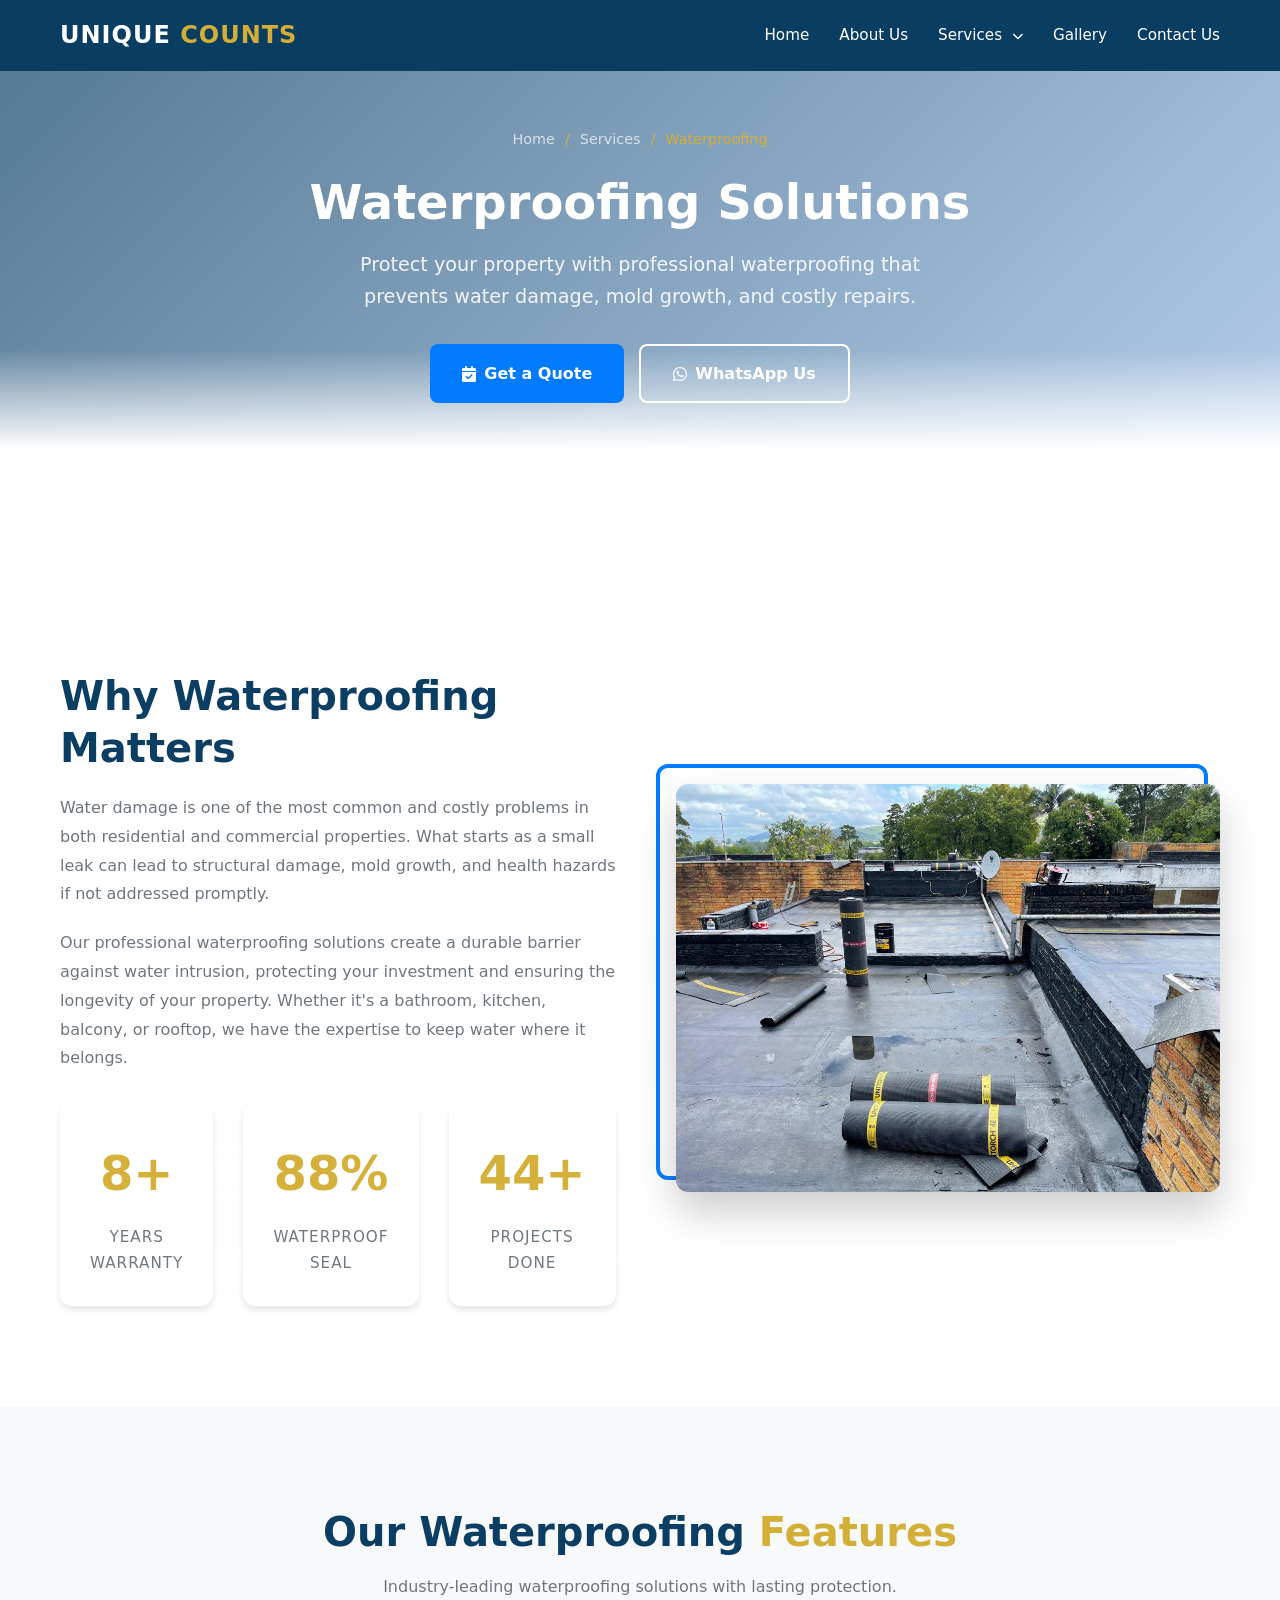
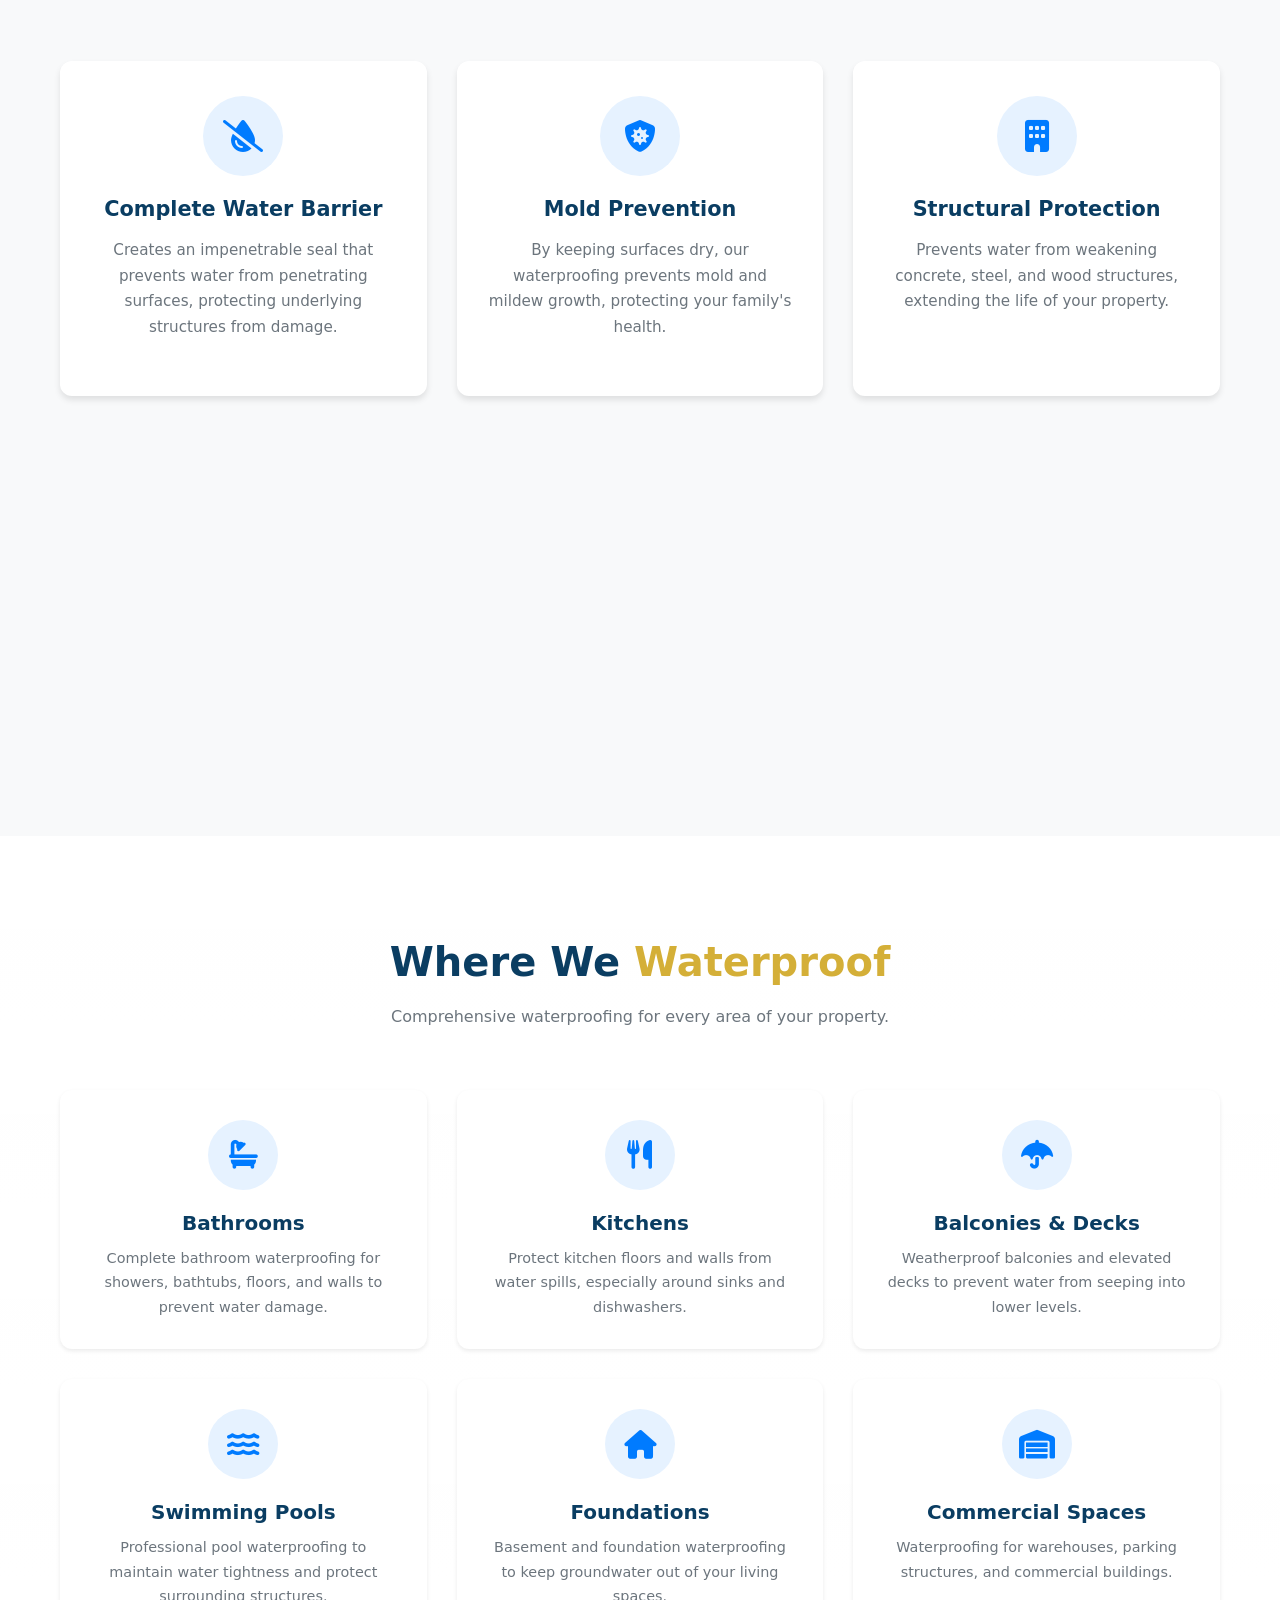
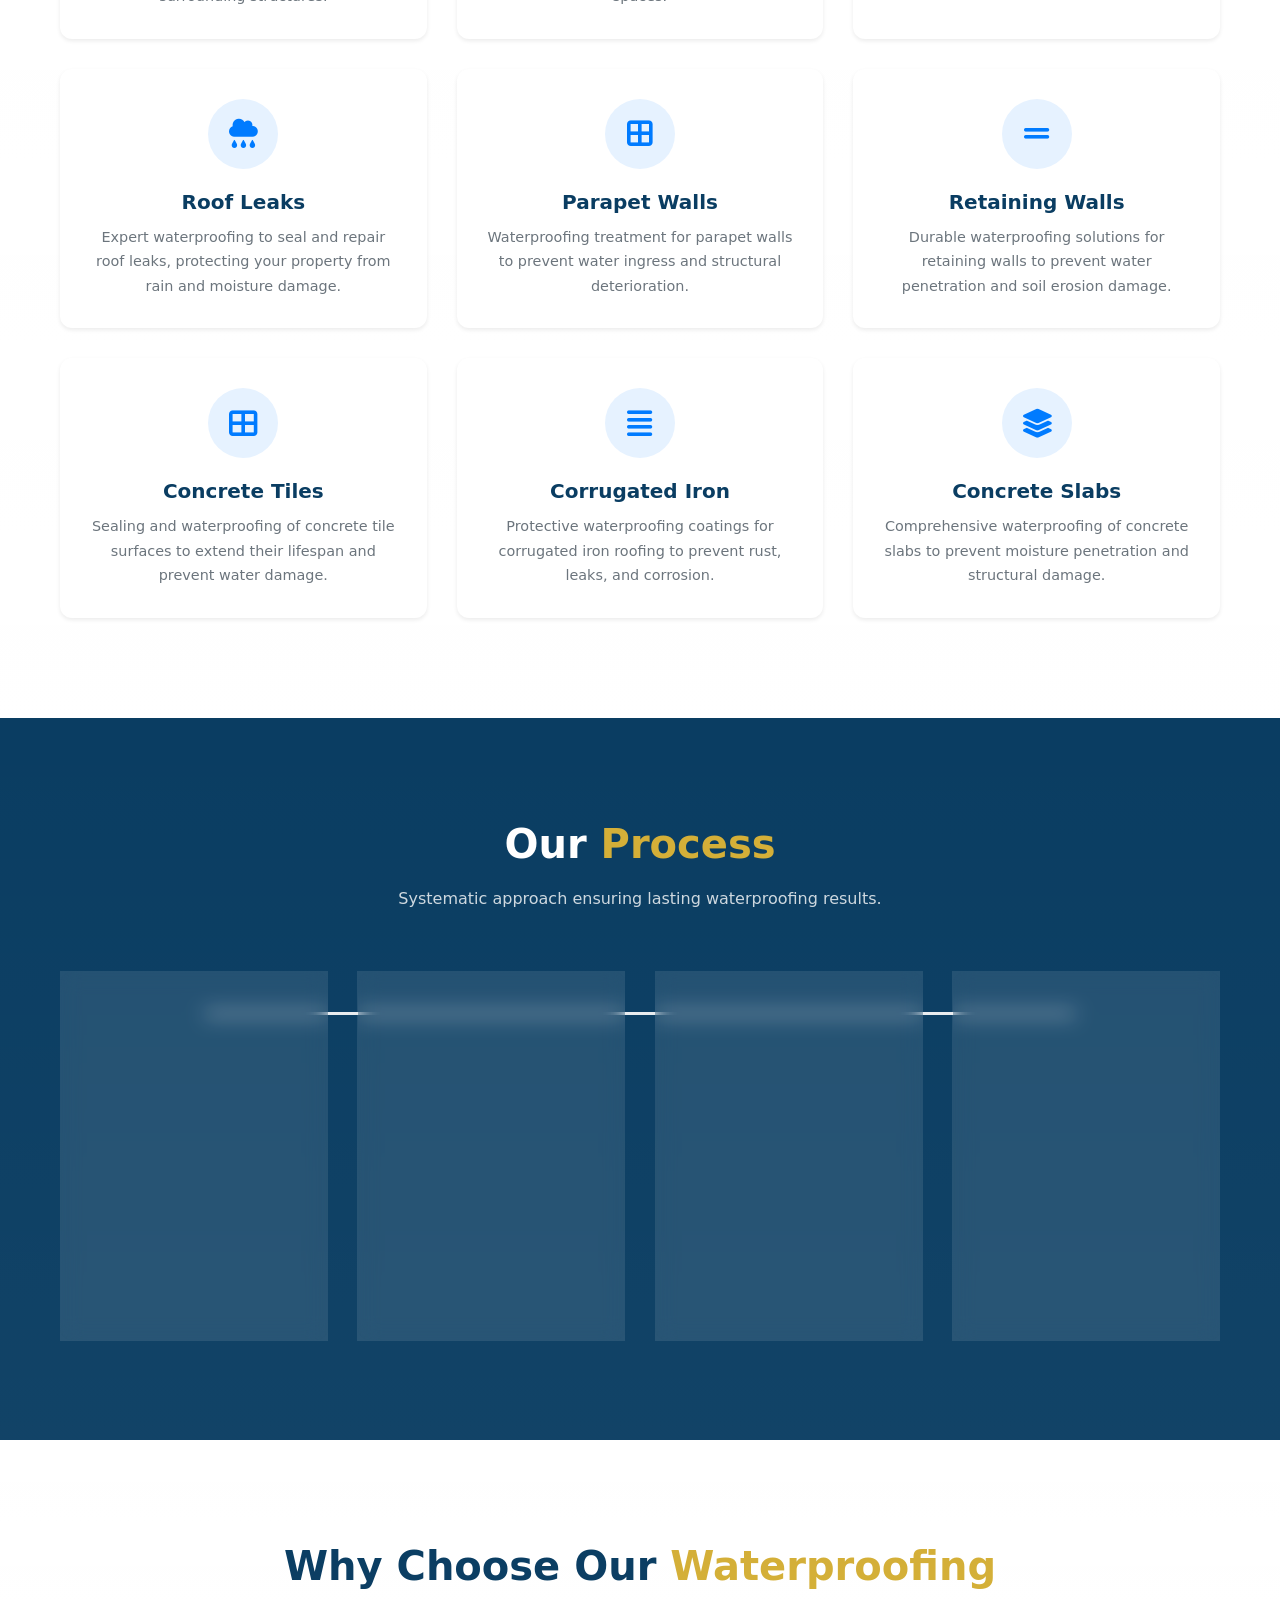
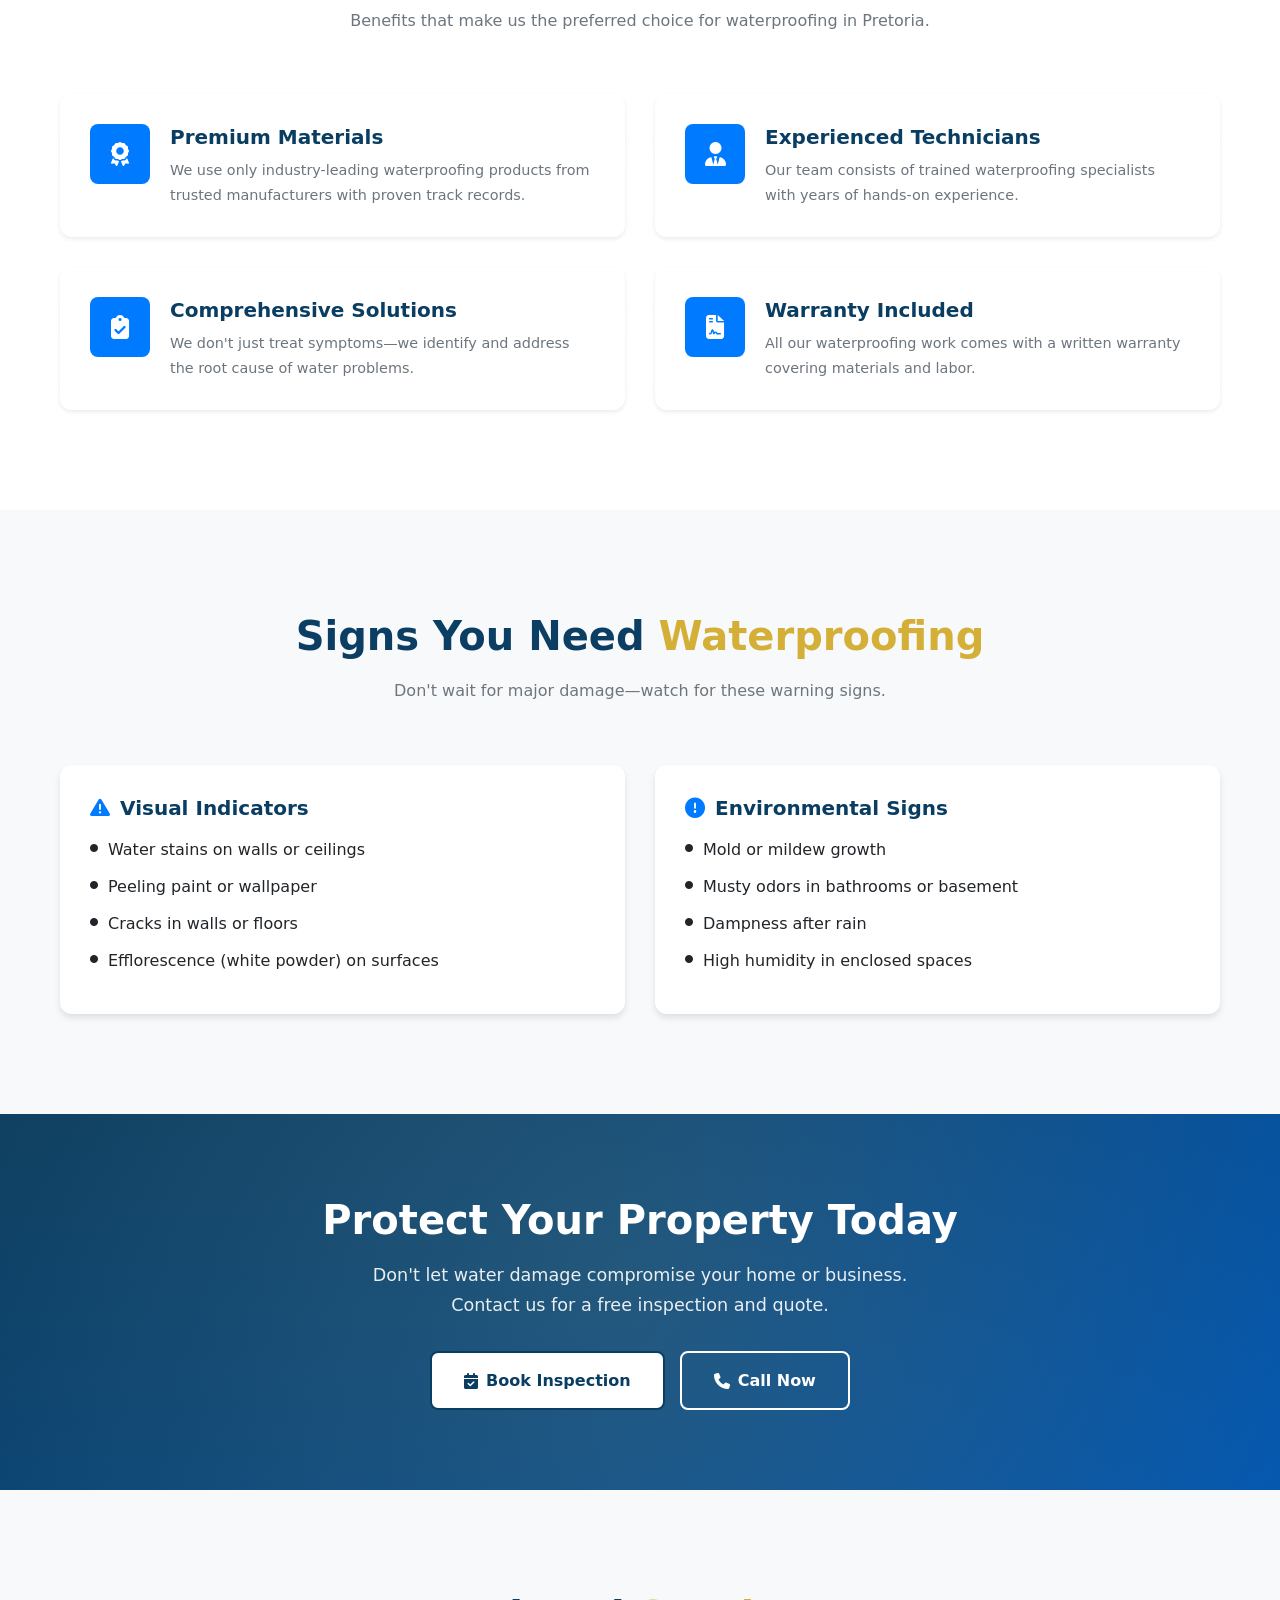
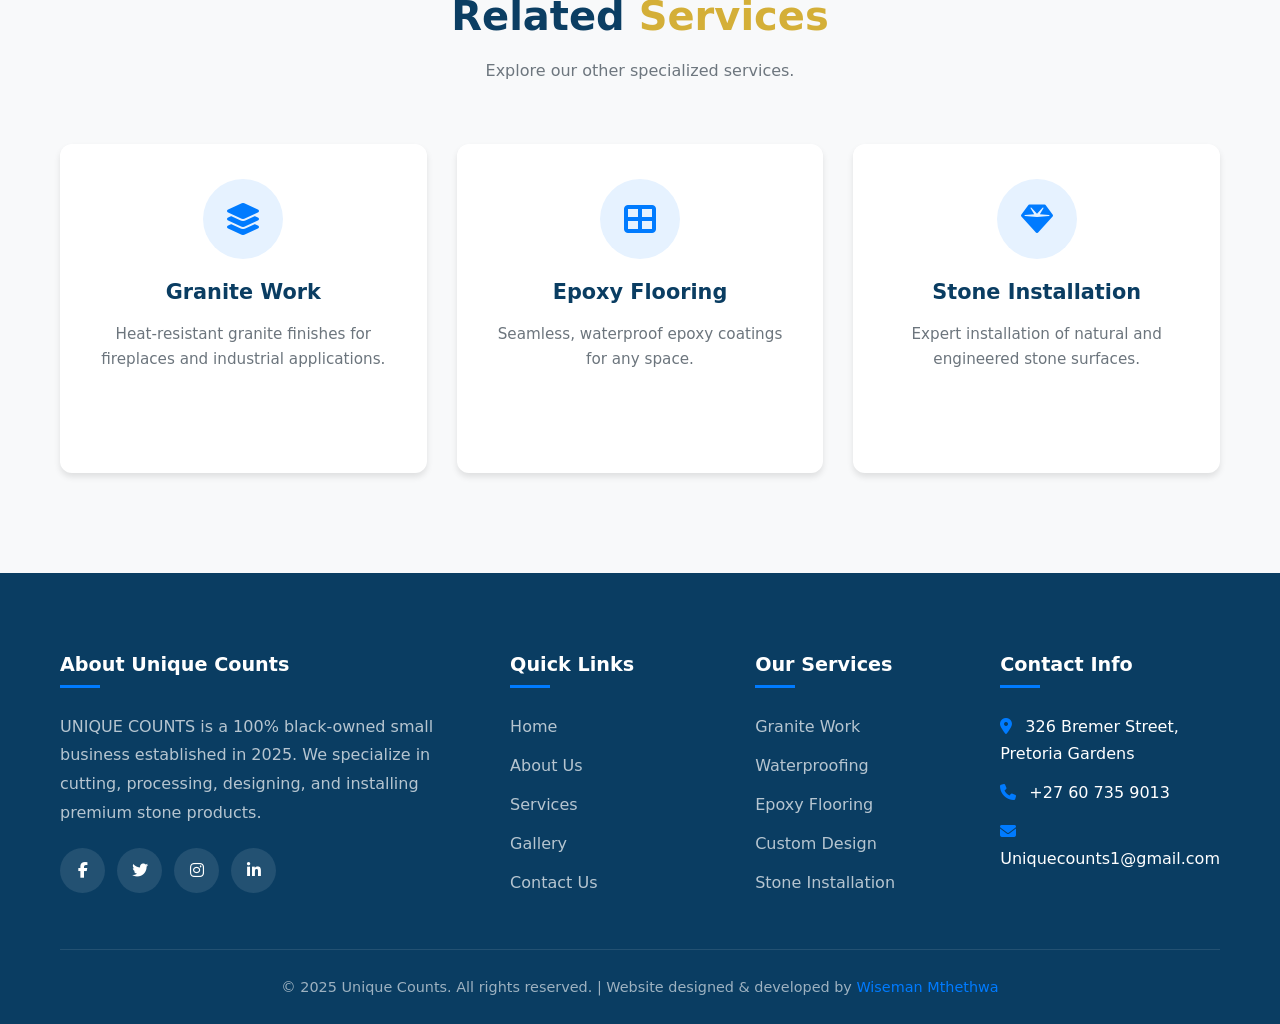
<file: pages/waterproofing.html>
<!DOCTYPE html>
<html lang="en">
<head>
    <meta charset="UTF-8">
    <meta name="viewport" content="width=device-width, initial-scale=1.0">
    <meta name="description" content="Professional waterproofing solutions by Unique Counts. Protect your bathrooms, kitchens, balconies, and outdoor areas with long-lasting water-resistant treatments in Pretoria.">
    <meta name="keywords" content="waterproofing, bathroom waterproofing, kitchen waterproofing, balcony waterproofing, Pretoria, South Africa">
    <title>Waterproofing Solutions | Unique Counts</title>
    <link rel="stylesheet" href="../assets/css/styles.css">
    <link rel="stylesheet" href="https://cdnjs.cloudflare.com/ajax/libs/font-awesome/6.5.1/css/all.min.css">
</head>
<body>
    <!-- Header -->
    <header>
        <div class="container header-container">
            <a href="../index.html" class="logo">UNIQUE <span>COUNTS</span></a>
            <div class="hamburger" id="hamburger">
                <span></span>
                <span></span>
                <span></span>
            </div>
            <nav id="nav">
                <ul>
                    <li><a href="../index.html#home">Home</a></li>
                    <li><a href="about.html">About Us</a></li>
                    <li class="dropdown">
                        <a href="services.html">Services <i class="fas fa-chevron-down"></i></a>
                        <ul class="dropdown-menu">
                            <li><a href="granite.html">Granite Work</a></li>
                            <li><a href="waterproofing.html">Waterproofing</a></li>
                            <li><a href="epoxy.html">Epoxy Flooring</a></li>
                        </ul>
                    </li>
                    <li><a href="gallery.html">Gallery</a></li>
                    <li><a href="contact.html">Contact Us</a></li>
                </ul>
            </nav>
        </div>
    </header>

    <!-- Page Hero -->
    <section class="page-hero">
        <div class="container">
            <div class="page-hero-content">
                <div class="breadcrumbs">
                    <a href="../index.html">Home</a>
                    <span>/</span>
                    <a href="services.html">Services</a>
                    <span>/</span>
                    <span>Waterproofing</span>
                </div>
                <h1>Waterproofing Solutions</h1>
                <p>Protect your property with professional waterproofing that prevents water damage, mold growth, and costly repairs.</p>
                <div class="hero-buttons" style="justify-content: center; margin-top: 30px;">
                    <a href="contact.html" class="btn btn-primary">
                        <i class="fas fa-calendar-check"></i> Get a Quote
                    </a>
                    <a href="https://wa.me/27607359013?text=Hi%2C%20I%27m%20interested%20in%20waterproofing%20services" target="_blank" class="btn btn-outline">
                        <i class="fab fa-whatsapp"></i> WhatsApp Us
                    </a>
                </div>
            </div>
        </div>
    </section>

    <!-- Main Content -->
    <main class="page-content">
        <!-- Why This Service Matters -->
        <section class="section">
            <div class="container">
                <div class="about-content">
                    <div class="about-text">
                        <h2>Why Waterproofing <span>Matters</span></h2>
                        <p>Water damage is one of the most common and costly problems in both residential and commercial properties. What starts as a small leak can lead to structural damage, mold growth, and health hazards if not addressed promptly.</p>
                        <p>Our professional waterproofing solutions create a durable barrier against water intrusion, protecting your investment and ensuring the longevity of your property. Whether it's a bathroom, kitchen, balcony, or rooftop, we have the expertise to keep water where it belongs.</p>
                        
                        <div class="about-stats" style="grid-template-columns: repeat(3, 1fr); margin-top: 30px;">
                            <div class="stat-item">
                                <div class="number">10+</div>
                                <div class="label">Years Warranty</div>
                            </div>
                            <div class="stat-item">
                                <div class="number">100%</div>
                                <div class="label">Waterproof Seal</div>
                            </div>
                            <div class="stat-item">
                                <div class="number">50+</div>
                                <div class="label">Projects Done</div>
                            </div>
                        </div>
                    </div>
                    <div class="about-img">
                        <img src="../assets/images/Gallery/Waterproofing/WhatsApp Image 2026-03-30 at 10.13.52 AM (1).jpeg" alt="Waterproofing Application">
                    </div>
                </div>
            </div>
        </section>

        <!-- Features Section -->
        <section class="section section-light">
            <div class="container">
                <div class="section-header">
                    <h2>Our Waterproofing <span>Features</span></h2>
                    <p>Industry-leading waterproofing solutions with lasting protection.</p>
                </div>
                
                <div class="services-grid">
                    <div class="service-card animate-on-scroll">
                        <div class="icon">
                            <i class="fas fa-tint-slash"></i>
                        </div>
                        <h3>Complete Water Barrier</h3>
                        <p>Creates an impenetrable seal that prevents water from penetrating surfaces, protecting underlying structures from damage.</p>
                    </div>
                    
                    <div class="service-card animate-on-scroll">
                        <div class="icon">
                            <i class="fas fa-shield-virus"></i>
                        </div>
                        <h3>Mold Prevention</h3>
                        <p>By keeping surfaces dry, our waterproofing prevents mold and mildew growth, protecting your family's health.</p>
                    </div>
                    
                    <div class="service-card animate-on-scroll">
                        <div class="icon">
                            <i class="fas fa-building"></i>
                        </div>
                        <h3>Structural Protection</h3>
                        <p>Prevents water from weakening concrete, steel, and wood structures, extending the life of your property.</p>
                    </div>
                    
                    <div class="service-card animate-on-scroll">
                        <div class="icon">
                            <i class="fas fa-paint-roller"></i>
                        </div>
                        <h3>Seamless Application</h3>
                        <p>Liquid-applied systems create a continuous membrane without seams or joints where water could penetrate.</p>
                    </div>
                    
                    <div class="service-card animate-on-scroll">
                        <div class="icon">
                            <i class="fas fa-tools"></i>
                        </div>
                        <h3>Flexible & Durable</h3>
                        <p>Our membranes stretch and move with the substrate, accommodating structural movement without cracking.</p>
                    </div>
                    
                    <div class="service-card animate-on-scroll">
                        <div class="icon">
                            <i class="fas fa-leaf"></i>
                        </div>
                        <h3>Eco-Friendly Options</h3>
                        <p>We offer environmentally safe waterproofing solutions that are low in VOCs and safe for indoor use.</p>
                    </div>
                </div>
            </div>
        </section>

        <!-- Applications Section -->
        <section class="section">
            <div class="container">
                <div class="section-header">
                    <h2>Where We <span>Waterproof</span></h2>
                    <p>Comprehensive waterproofing for every area of your property.</p>
                </div>
                
                <div class="applications-grid">
                    <div class="application-item animate-on-scroll">
                        <div class="icon">
                            <i class="fas fa-bath"></i>
                        </div>
                        <h4>Bathrooms</h4>
                        <p>Complete bathroom waterproofing for showers, bathtubs, floors, and walls to prevent water damage.</p>
                    </div>
                    
                    <div class="application-item animate-on-scroll">
                        <div class="icon">
                            <i class="fas fa-utensils"></i>
                        </div>
                        <h4>Kitchens</h4>
                        <p>Protect kitchen floors and walls from water spills, especially around sinks and dishwashers.</p>
                    </div>
                    
                    <div class="application-item animate-on-scroll">
                        <div class="icon">
                            <i class="fas fa-umbrella"></i>
                        </div>
                        <h4>Balconies & Decks</h4>
                        <p>Weatherproof balconies and elevated decks to prevent water from seeping into lower levels.</p>
                    </div>
                    
                    <div class="application-item animate-on-scroll">
                        <div class="icon">
                            <i class="fas fa-water"></i>
                        </div>
                        <h4>Swimming Pools</h4>
                        <p>Professional pool waterproofing to maintain water tightness and protect surrounding structures.</p>
                    </div>
                    
                    <div class="application-item animate-on-scroll">
                        <div class="icon">
                            <i class="fas fa-home"></i>
                        </div>
                        <h4>Foundations</h4>
                        <p>Basement and foundation waterproofing to keep groundwater out of your living spaces.</p>
                    </div>
                    
                    <div class="application-item animate-on-scroll">
                        <div class="icon">
                            <i class="fas fa-warehouse"></i>
                        </div>
                        <h4>Commercial Spaces</h4>
                        <p>Waterproofing for warehouses, parking structures, and commercial buildings.</p>
                    </div>
                    <div class="application-item animate-on-scroll">
                        <div class="icon"><i class="fas fa-cloud-rain"></i></div>
                        <h4>Roof Leaks</h4>
                        <p>Expert waterproofing to seal and repair roof leaks, protecting your property from rain and moisture damage.</p>
                    </div>
                    <div class="application-item animate-on-scroll">
                        <div class="icon"><i class="fas fa-border-all"></i></div>
                        <h4>Parapet Walls</h4>
                        <p>Waterproofing treatment for parapet walls to prevent water ingress and structural deterioration.</p>
                    </div>
                    <div class="application-item animate-on-scroll">
                        <div class="icon"><i class="fas fa-grip-lines"></i></div>
                        <h4>Retaining Walls</h4>
                        <p>Durable waterproofing solutions for retaining walls to prevent water penetration and soil erosion damage.</p>
                    </div>
                    <div class="application-item animate-on-scroll">
                        <div class="icon"><i class="fas fa-th-large"></i></div>
                        <h4>Concrete Tiles</h4>
                        <p>Sealing and waterproofing of concrete tile surfaces to extend their lifespan and prevent water damage.</p>
                    </div>
                    <div class="application-item animate-on-scroll">
                        <div class="icon"><i class="fas fa-align-justify"></i></div>
                        <h4>Corrugated Iron</h4>
                        <p>Protective waterproofing coatings for corrugated iron roofing to prevent rust, leaks, and corrosion.</p>
                    </div>
                    <div class="application-item animate-on-scroll">
                        <div class="icon"><i class="fas fa-layer-group"></i></div>
                        <h4>Concrete Slabs</h4>
                        <p>Comprehensive waterproofing of concrete slabs to prevent moisture penetration and structural damage.</p>
                    </div>
                </div>
            </div>
        </section>

        <!-- Process Section -->
        <section class="section section-dark" id="process">
            <div class="container">
                <div class="section-header">
                    <h2>Our <span>Process</span></h2>
                    <p>Systematic approach ensuring lasting waterproofing results.</p>
                </div>
                
                <div class="process-grid">
                    <div class="process-card animate-on-scroll">
                        <div class="step-number">1</div>
                        <h4>Inspection & Assessment</h4>
                        <p>We thoroughly inspect the area to identify existing damage, potential problem spots, and the best waterproofing approach.</p>
                    </div>
                    
                    <div class="process-card animate-on-scroll">
                        <div class="step-number">2</div>
                        <h4>Surface Preparation</h4>
                        <p>Proper cleaning, repairs, and priming ensure the waterproofing membrane adheres correctly and performs optimally.</p>
                    </div>
                    
                    <div class="process-card animate-on-scroll">
                        <div class="step-number">3</div>
                        <h4>Professional Application</h4>
                        <p>Our skilled technicians apply premium waterproofing products in multiple layers for maximum protection.</p>
                    </div>
                    
                    <div class="process-card animate-on-scroll">
                        <div class="step-number">4</div>
                        <h4>Quality Testing & Guarantee</h4>
                        <p>We test for leaks and provide documentation with our workmanship warranty for your peace of mind.</p>
                    </div>
                </div>
            </div>
        </section>

        <!-- Benefits Section -->
        <section class="section">
            <div class="container">
                <div class="section-header">
                    <h2>Why Choose Our <span>Waterproofing</span></h2>
                    <p>Benefits that make us the preferred choice for waterproofing in Pretoria.</p>
                </div>
                
                <div class="services-grid services-grid-2">
                    <div class="feature-card animate-on-scroll">
                        <div class="icon">
                            <i class="fas fa-award"></i>
                        </div>
                        <div>
                            <h4>Premium Materials</h4>
                            <p>We use only industry-leading waterproofing products from trusted manufacturers with proven track records.</p>
                        </div>
                    </div>
                    
                    <div class="feature-card animate-on-scroll">
                        <div class="icon">
                            <i class="fas fa-user-tie"></i>
                        </div>
                        <div>
                            <h4>Experienced Technicians</h4>
                            <p>Our team consists of trained waterproofing specialists with years of hands-on experience.</p>
                        </div>
                    </div>
                    
                    <div class="feature-card animate-on-scroll">
                        <div class="icon">
                            <i class="fas fa-clipboard-check"></i>
                        </div>
                        <div>
                            <h4>Comprehensive Solutions</h4>
                            <p>We don't just treat symptoms—we identify and address the root cause of water problems.</p>
                        </div>
                    </div>
                    
                    <div class="feature-card animate-on-scroll">
                        <div class="icon">
                            <i class="fas fa-file-contract"></i>
                        </div>
                        <div>
                            <h4>Warranty Included</h4>
                            <p>All our waterproofing work comes with a written warranty covering materials and labor.</p>
                        </div>
                    </div>
                </div>
            </div>
        </section>

        <!-- Warning Signs Section -->
        <section class="section section-light">
            <div class="container">
                <div class="section-header">
                    <h2>Signs You Need <span>Waterproofing</span></h2>
                    <p>Don't wait for major damage—watch for these warning signs.</p>
                </div>
                
                <div class="services-grid services-grid-2">
                    <div class="card animate-on-scroll" style="padding: 30px;">
                        <h4><i class="fas fa-exclamation-triangle" style="color: var(--primary-blue); margin-right: 10px;"></i>Visual Indicators</h4>
                        <ul style="list-style: none; margin-top: 15px;">
                            <li style="margin-bottom: 10px; display: flex; align-items: flex-start;">
                                <i class="fas fa-circle" style="font-size: 0.5rem; margin-right: 10px; margin-top: 8px;"></i>
                                Water stains on walls or ceilings
                            </li>
                            <li style="margin-bottom: 10px; display: flex; align-items: flex-start;">
                                <i class="fas fa-circle" style="font-size: 0.5rem; margin-right: 10px; margin-top: 8px;"></i>
                                Peeling paint or wallpaper
                            </li>
                            <li style="margin-bottom: 10px; display: flex; align-items: flex-start;">
                                <i class="fas fa-circle" style="font-size: 0.5rem; margin-right: 10px; margin-top: 8px;"></i>
                                Cracks in walls or floors
                            </li>
                            <li style="margin-bottom: 10px; display: flex; align-items: flex-start;">
                                <i class="fas fa-circle" style="font-size: 0.5rem; margin-right: 10px; margin-top: 8px;"></i>
                                Efflorescence (white powder) on surfaces
                            </li>
                        </ul>
                    </div>
                    
                    <div class="card animate-on-scroll" style="padding: 30px;">
                        <h4><i class="fas fa-exclamation-circle" style="color: var(--primary-blue); margin-right: 10px;"></i>Environmental Signs</h4>
                        <ul style="list-style: none; margin-top: 15px;">
                            <li style="margin-bottom: 10px; display: flex; align-items: flex-start;">
                                <i class="fas fa-circle" style="font-size: 0.5rem; margin-right: 10px; margin-top: 8px;"></i>
                                Mold or mildew growth
                            </li>
                            <li style="margin-bottom: 10px; display: flex; align-items: flex-start;">
                                <i class="fas fa-circle" style="font-size: 0.5rem; margin-right: 10px; margin-top: 8px;"></i>
                                Musty odors in bathrooms or basement
                            </li>
                            <li style="margin-bottom: 10px; display: flex; align-items: flex-start;">
                                <i class="fas fa-circle" style="font-size: 0.5rem; margin-right: 10px; margin-top: 8px;"></i>
                                Dampness after rain
                            </li>
                            <li style="margin-bottom: 10px; display: flex; align-items: flex-start;">
                                <i class="fas fa-circle" style="font-size: 0.5rem; margin-right: 10px; margin-top: 8px;"></i>
                                High humidity in enclosed spaces
                            </li>
                        </ul>
                    </div>
                </div>
            </div>
        </section>

        <!-- CTA Section -->
        <section class="cta-section">
            <div class="container">
                <div class="cta-content">
                    <h2>Protect Your Property Today</h2>
                    <p>Don't let water damage compromise your home or business. Contact us for a free inspection and quote.</p>
                    <div class="cta-buttons">
                        <a href="contact.html" class="btn btn-secondary">
                            <i class="fas fa-calendar-check"></i> Book Inspection
                        </a>
                        <a href="tel:+27607359013" class="btn btn-outline">
                            <i class="fas fa-phone"></i> Call Now
                        </a>
                    </div>
                </div>
            </div>
        </section>

        <!-- Related Services -->
        <section class="section section-light">
            <div class="container">
                <div class="section-header">
                    <h2>Related <span>Services</span></h2>
                    <p>Explore our other specialized services.</p>
                </div>
                
                <div class="services-grid">
                    <div class="service-card animate-on-scroll">
                        <div class="icon">
                            <i class="fas fa-layer-group"></i>
                        </div>
                        <h3>Granite Work</h3>
                        <p>Heat-resistant granite finishes for fireplaces and industrial applications.</p>
                        <a href="granite.html" class="btn btn-primary btn-sm">
                            <i class="fas fa-arrow-right"></i> Learn More
                        </a>
                    </div>
                    
                    <div class="service-card animate-on-scroll">
                        <div class="icon">
                            <i class="fas fa-th-large"></i>
                        </div>
                        <h3>Epoxy Flooring</h3>
                        <p>Seamless, waterproof epoxy coatings for any space.</p>
                        <a href="epoxy.html" class="btn btn-primary btn-sm">
                            <i class="fas fa-arrow-right"></i> Learn More
                        </a>
                    </div>
                    
                    <div class="service-card animate-on-scroll">
                        <div class="icon">
                            <i class="fas fa-gem"></i>
                        </div>
                        <h3>Stone Installation</h3>
                        <p>Expert installation of natural and engineered stone surfaces.</p>
                        <a href="services.html" class="btn btn-primary btn-sm">
                            <i class="fas fa-arrow-right"></i> Learn More
                        </a>
                    </div>
                </div>
            </div>
        </section>
    </main>

    <!-- Footer -->
    <footer>
        <div class="container">
            <div class="footer-container">
                <div class="footer-col">
                    <h3>About Unique Counts</h3>
                    <p>UNIQUE COUNTS is a 100% black-owned small business established in 2025. We specialize in cutting, processing, designing, and installing premium stone products.</p>
                    <div class="social-links">
                        <a href="#" aria-label="Facebook"><i class="fab fa-facebook-f"></i></a>
                        <a href="#" aria-label="Twitter"><i class="fab fa-twitter"></i></a>
                        <a href="#" aria-label="Instagram"><i class="fab fa-instagram"></i></a>
                        <a href="#" aria-label="LinkedIn"><i class="fab fa-linkedin-in"></i></a>
                    </div>
                </div>
                <div class="footer-col">
                    <h3>Quick Links</h3>
                    <ul>
                        <li><a href="../index.html#home">Home</a></li>
                        <li><a href="../index.html#about">About Us</a></li>
                        <li><a href="services.html">Services</a></li>
                        <li><a href="gallery.html">Gallery</a></li>
                        <li><a href="contact.html">Contact Us</a></li>
                    </ul>
                </div>
                <div class="footer-col">
                    <h3>Our Services</h3>
                    <ul>
                        <li><a href="granite.html">Granite Work</a></li>
                        <li><a href="waterproofing.html">Waterproofing</a></li>
                        <li><a href="epoxy.html">Epoxy Flooring</a></li>
                        <li><a href="services.html">Custom Design</a></li>
                        <li><a href="services.html">Stone Installation</a></li>
                    </ul>
                </div>
                <div class="footer-col">
                    <h3>Contact Info</h3>
                    <ul>
                        <li><i class="fas fa-map-marker-alt"></i> 326 Bremer Street, Pretoria Gardens</li>
                        <li><i class="fas fa-phone"></i> +27 60 735 9013</li>
                        <li><i class="fas fa-envelope"></i> Uniquecounts1@gmail.com</li>
                    </ul>
                </div>
            </div>
            <div class="footer-bottom">
                <p>&copy; 2025 Unique Counts. All rights reserved. | Website designed & developed by <a href="https://www.linkedin.com/in/wiseman-mthethwa-971127359/" target="_blank">Wiseman Mthethwa</a></p>
            </div>
        </div>
    </footer>

    <!-- Back to Top Button -->
    <button class="back-to-top" aria-label="Back to top">
        <i class="fas fa-arrow-up"></i>
    </button>

    <script src="../assets/js/script.js"></script>
</body>
</html>
</file>
<file: assets/css/styles.css>
/* =====================================================
   UNIQUE COUNTS - PROFESSIONAL STYLESHEET
   Modern • Clean • Construction/Industrial Style
   ===================================================== */

/* ============ CSS VARIABLES ============ */
:root {
    /* Primary Colors - Blue, Gold, White Theme */
    --primary-dark: #0a3d62;
    --primary-blue: #007BFF;
    --primary-blue-dark: #0056b3;
    --primary-blue-light: #e6f2ff;
    
    /* Gold Accent Colors */
    --accent-gold: #d4af37;
    --accent-gold-light: #f4e4ba;
    --accent-gold-dark: #b8960c;
    
    /* Neutral Colors */
    --white: #ffffff;
    --light-gray: #f8f9fa;
    --medium-gray: #e9ecef;
    --dark-gray: #333333;
    --text-color: #212529;
    --text-muted: #6c757d;
    
    /* Accent Colors */
    --accent-green: #28a745;
    
    /* Shadows */
    --shadow-sm: 0 2px 4px rgba(0, 0, 0, 0.08);
    --shadow-md: 0 4px 6px rgba(0, 0, 0, 0.1);
    --shadow-lg: 0 10px 25px rgba(0, 0, 0, 0.15);
    --shadow-xl: 0 20px 40px rgba(0, 0, 0, 0.2);
    
    /* Spacing */
    --section-padding: 100px 0;
    --card-padding: 30px;
    --border-radius: 12px;
    --border-radius-sm: 8px;
    
    /* Transitions */
    --transition-fast: 0.2s ease;
    --transition-normal: 0.3s ease;
    --transition-slow: 0.5s ease;
}

/* ============ RESET & BASE ============ */
* {
    margin: 0;
    padding: 0;
    box-sizing: border-box;
}

html {
    scroll-behavior: smooth;
}

body {
    font-family: 'Segoe UI', system-ui, -apple-system, sans-serif;
    font-size: 16px;
    line-height: 1.7;
    color: var(--text-color);
    background-color: var(--white);
    overflow-x: hidden;
}

a {
    text-decoration: none;
    color: var(--primary-blue);
    transition: color var(--transition-fast);
}

a:hover {
    color: var(--primary-blue-dark);
}

ul {
    list-style: none;
}

img {
    max-width: 100%;
    height: auto;
    display: block;
}

/* ============ TYPOGRAPHY ============ */
h1, h2, h3, h4, h5, h6 {
    font-weight: 700;
    line-height: 1.3;
    color: var(--primary-dark);
    margin-bottom: 15px;
}

h1 { font-size: 3.5rem; }
h2 { font-size: 2.5rem; }
h3 { font-size: 1.75rem; }
h4 { font-size: 1.25rem; }

p {
    margin-bottom: 15px;
    color: var(--text-muted);
}

.section-subtitle {
    font-size: 1.1rem;
    color: var(--text-muted);
    max-width: 600px;
    margin: 0 auto 40px;
}

/* ============ LAYOUT ============ */
.container {
    max-width: 1200px;
    margin: 0 auto;
    padding: 0 20px;
}

.section {
    padding: var(--section-padding);
}

.section-light {
    background-color: var(--light-gray);
}

.section-dark {
    background-color: var(--primary-dark);
    color: var(--white);
}

.section-dark h2,
.section-dark h3,
.section-dark h4 {
    color: var(--white);
}

.section-dark p {
    color: rgba(255, 255, 255, 0.8);
}

/* ============ SECTION HEADER ============ */
.section-header {
    text-align: center;
    margin-bottom: 60px;
}

.section-header h2 {
    margin-bottom: 15px;
}

.section-header h2 span {
    color: var(--accent-gold);
}

.section-header p {
    max-width: 700px;
    margin: 0 auto;
}

/* ============ BUTTONS ============ */
.btn {
    display: inline-flex;
    align-items: center;
    justify-content: center;
    gap: 8px;
    padding: 14px 32px;
    font-size: 1rem;
    font-weight: 600;
    border: none;
    border-radius: var(--border-radius-sm);
    cursor: pointer;
    transition: all var(--transition-normal);
    text-decoration: none;
}

.btn-primary {
    background: var(--primary-blue);
    color: var(--white);
}

.btn-primary:hover {
    background: var(--primary-blue-dark);
    color: var(--white);
    transform: translateY(-2px);
    box-shadow: var(--shadow-lg);
}

.btn-secondary {
    background: var(--white);
    color: var(--primary-dark);
    border: 2px solid var(--primary-dark);
}

.btn-secondary:hover {
    background: var(--primary-dark);
    color: var(--white);
}

.btn-outline {
    background: transparent;
    color: var(--white);
    border: 2px solid var(--white);
}

.btn-outline:hover {
    background: var(--white);
    color: var(--primary-dark);
}

.btn-whatsapp {
    background: #25D366;
    color: var(--white);
}

.btn-whatsapp:hover {
    background: #128C7E;
    color: var(--white);
    transform: translateY(-2px);
}

.btn-sm {
    padding: 10px 20px;
    font-size: 0.9rem;
}

/* ============ HEADER ============ */
header {
    position: fixed;
    top: 0;
    left: 0;
    width: 100%;
    background: var(--primary-dark);
    z-index: 1000;
    transition: all var(--transition-normal);
}

header.scrolled {
    background: rgba(10, 61, 98, 0.98);
    box-shadow: var(--shadow-lg);
}

.header-container {
    display: flex;
    justify-content: space-between;
    align-items: center;
    padding: 15px 20px;
    max-width: 1200px;
    margin: 0 auto;
}

.logo {
    font-size: 1.5rem;
    font-weight: 800;
    color: var(--white);
    letter-spacing: 1px;
}

.logo span {
    color: var(--accent-gold);
}

/* ============ NAVIGATION ============ */
nav ul {
    display: flex;
    gap: 30px;
    align-items: center;
}

nav ul li a {
    color: var(--white);
    font-weight: 500;
    font-size: 0.95rem;
    padding: 8px 0;
    position: relative;
    transition: color var(--transition-fast);
}

nav ul li a .fa-chevron-down {
    font-size: 0.7rem;
    margin-left: 5px;
}

nav ul li a::after {
    content: '';
    position: absolute;
    bottom: 0;
    left: 0;
    width: 0;
    height: 2px;
    background: var(--accent-gold);
    transition: width var(--transition-normal);
}

nav ul li a:hover::after,
nav ul li a.active::after {
    width: 100%;
}

nav ul li a:hover,
nav ul li a.active {
    color: var(--accent-gold);
}

/* Dropdown Menu */
.dropdown {
    position: relative;
}

.dropdown-menu {
    position: absolute;
    top: 100%;
    left: 0;
    background: var(--white);
    min-width: 200px;
    padding: 10px 0;
    border-radius: var(--border-radius-sm);
    box-shadow: var(--shadow-xl);
    opacity: 0;
    visibility: hidden;
    transform: translateY(10px);
    transition: all var(--transition-normal);
    z-index: 1001;
}

/* Fix for Services dropdown going off-screen */
.dropdown:nth-child(3) .dropdown-menu,
.dropdown:last-child .dropdown-menu {
    left: auto;
    right: 0;
}

.dropdown:hover .dropdown-menu {
    opacity: 1;
    visibility: visible;
    transform: translateY(0);
}

.dropdown-menu li {
    padding: 0;
}

.dropdown-menu li a {
    display: block;
    padding: 12px 20px;
    color: var(--text-color);
    font-size: 0.9rem;
    transition: all var(--transition-fast);
}

.dropdown-menu li a:hover {
    background: var(--primary-blue-light);
    color: var(--primary-blue);
}

.dropdown-menu li a::after {
    display: none;
}

/* Hamburger Menu */
.hamburger {
    display: none;
    cursor: pointer;
    flex-direction: column;
    gap: 5px;
    padding: 10px;
}

.hamburger span {
    display: block;
    width: 25px;
    height: 3px;
    background: var(--white);
    border-radius: 2px;
    transition: all var(--transition-fast);
}

.hamburger.active span:nth-child(1) {
    transform: rotate(45deg) translate(5px, 6px);
}

.hamburger.active span:nth-child(2) {
    opacity: 0;
}

.hamburger.active span:nth-child(3) {
    transform: rotate(-45deg) translate(5px, -6px);
}

/* ============ HERO SECTION ============ */
.hero {
    position: relative;
    min-height: 100vh;
    display: flex;
    align-items: center;
    background: linear-gradient(135deg, rgba(10, 61, 98, 0.75) 0%, rgba(10, 61, 98, 0.4) 100%),
                url('../images/img11.jpg') no-repeat center center/cover;
    color: var(--white);
    padding-top: 80px;
}

.hero::before {
    content: '';
    position: absolute;
    bottom: 0;
    left: 0;
    width: 100%;
    height: 150px;
    background: linear-gradient(to top, var(--white), transparent);
}

.hero-content {
    position: relative;
    z-index: 1;
    max-width: 800px;
    animation: fadeInUp 1s ease;
}

.hero h1 {
    font-size: 4rem;
    color: var(--white);
    margin-bottom: 20px;
    line-height: 1.1;
}

.hero h1 span {
    color: var(--accent-gold);
}

.hero p {
    font-size: 1.3rem;
    color: rgba(255, 255, 255, 0.9);
    margin-bottom: 30px;
    max-width: 600px;
}

.hero-buttons {
    display: flex;
    gap: 15px;
    flex-wrap: wrap;
}

/* Hero - Page Header (for inner pages) */
.page-hero {
    position: relative;
    min-height: 50vh;
    display: flex;
    align-items: center;
    background: linear-gradient(135deg, rgba(10, 61, 98, 0.7) 0%, rgba(0, 86, 179, 0.3) 100%),
                url('https://images.unsplash.com/photo-1600585154340-be6161a56a0c?ixlib=rb-1.2.1&auto=format&fit=crop&w=1350&q=80') no-repeat center center/cover;
    color: var(--white);
    padding-top: 80px;
    margin-bottom: 0;
}

.page-hero::before {
    content: '';
    position: absolute;
    bottom: 0;
    left: 0;
    width: 100%;
    height: 100px;
    background: linear-gradient(to top, var(--white), transparent);
}

.page-hero-content {
    position: relative;
    z-index: 1;
    text-align: center;
}

.page-hero h1 {
    color: var(--white);
    font-size: 3rem;
    margin-bottom: 15px;
}

.page-hero p {
    color: rgba(255, 255, 255, 0.9);
    font-size: 1.2rem;
    max-width: 600px;
    margin: 0 auto;
}

/* Breadcrumbs */
.breadcrumbs {
    display: flex;
    justify-content: center;
    gap: 10px;
    margin-bottom: 20px;
    font-size: 0.9rem;
}

.breadcrumbs a {
    color: rgba(255, 255, 255, 0.7);
}

.breadcrumbs a:hover {
    color: var(--white);
}

.breadcrumbs span {
    color: var(--accent-gold);
}

/* ============ CARDS ============ */
.card {
    background: var(--white);
    border-radius: var(--border-radius);
    padding: var(--card-padding);
    box-shadow: var(--shadow-md);
    transition: all var(--transition-normal);
}

.card:hover {
    transform: translateY(-8px);
    box-shadow: var(--shadow-xl);
}

/* Service Cards */
.service-card {
    background: var(--white);
    border-radius: var(--border-radius);
    padding: 35px 30px;
    text-align: center;
    box-shadow: var(--shadow-md);
    transition: all var(--transition-normal);
    position: relative;
    overflow: hidden;
}

.service-card::before {
    content: '';
    position: absolute;
    top: 0;
    left: 0;
    width: 100%;
    height: 4px;
    background: var(--primary-blue);
    transform: scaleX(0);
    transition: transform var(--transition-normal);
}

.service-card:hover::before {
    transform: scaleX(1);
}

.service-card:hover {
    transform: translateY(-10px);
    box-shadow: var(--shadow-xl);
}

.service-card .icon {
    width: 80px;
    height: 80px;
    margin: 0 auto 20px;
    background: var(--primary-blue-light);
    border-radius: 50%;
    display: flex;
    align-items: center;
    justify-content: center;
    transition: all var(--transition-normal);
}

.service-card:hover .icon {
    background: var(--primary-blue);
}

.service-card .icon i {
    font-size: 2rem;
    color: var(--primary-blue);
    transition: color var(--transition-normal);
}

.service-card:hover .icon i {
    color: var(--white);
}

.service-card h3 {
    font-size: 1.3rem;
    margin-bottom: 15px;
}

.service-card p {
    font-size: 0.95rem;
    margin-bottom: 20px;
}

.service-card .btn {
    opacity: 0;
    transform: translateY(10px);
    transition: all var(--transition-normal);
}

.service-card:hover .btn {
    opacity: 1;
    transform: translateY(0);
}

/* Feature Cards */
.feature-card {
    background: var(--white);
    border-radius: var(--border-radius);
    padding: 30px;
    display: flex;
    gap: 20px;
    box-shadow: var(--shadow-sm);
    transition: all var(--transition-normal);
}

.feature-card:hover {
    box-shadow: var(--shadow-lg);
    transform: translateX(5px);
}

.feature-card .icon {
    flex-shrink: 0;
    width: 60px;
    height: 60px;
    background: var(--primary-blue);
    border-radius: var(--border-radius-sm);
    display: flex;
    align-items: center;
    justify-content: center;
}

.feature-card .icon i {
    font-size: 1.5rem;
    color: var(--white);
}

.feature-card h4 {
    margin-bottom: 8px;
}

.feature-card p {
    font-size: 0.9rem;
    margin-bottom: 0;
}

/* Why Choose Us Cards */
.why-card {
    text-align: center;
    padding: 40px 30px;
}

.why-card .icon {
    width: 100px;
    height: 100px;
    margin: 0 auto 25px;
    background: linear-gradient(135deg, var(--primary-blue), var(--primary-blue-dark));
    border-radius: 50%;
    display: flex;
    align-items: center;
    justify-content: center;
    box-shadow: 0 10px 30px rgba(0, 123, 255, 0.3);
}

.why-card .icon i {
    font-size: 2.5rem;
    color: var(--white);
}

.why-card h3 {
    margin-bottom: 15px;
}

.why-card p {
    font-size: 0.95rem;
}

/* Process Cards */
.process-card {
    text-align: center;
    padding: 40px 25px;
    position: relative;
}

.process-card .step-number {
    width: 60px;
    height: 60px;
    margin: 0 auto 25px;
    background: var(--accent-gold);
    border-radius: 50%;
    display: flex;
    align-items: center;
    justify-content: center;
    font-size: 1.5rem;
    font-weight: 700;
    color: var(--white);
    box-shadow: 0 8px 20px rgba(212, 175, 55, 0.4);
}

.process-card h4 {
    margin-bottom: 12px;
}

.process-card p {
    font-size: 0.9rem;
}

/* Process card background for dark sections */
.section-dark .process-card {
    background: rgba(255, 255, 255, 0.1);
    backdrop-filter: blur(10px);
    border-radius: var(--border-radius);
    border: 1px solid rgba(255, 255, 255, 0.2);
}

.section-dark .process-card h4 {
    color: var(--white);
}

.section-dark .process-card p {
    color: rgba(255, 255, 255, 0.8);
}

/* Application Cards */
.application-card {
    background: var(--white);
    border-radius: var(--border-radius);
    overflow: hidden;
    box-shadow: var(--shadow-md);
    transition: all var(--transition-normal);
}

.application-card:hover {
    transform: translateY(-5px);
    box-shadow: var(--shadow-xl);
}

.application-card img {
    width: 100%;
    height: 200px;
    object-fit: cover;
}

.application-card-content {
    padding: 25px;
}

.application-card h4 {
    margin-bottom: 10px;
}

/* ============ SERVICES GRID ============ */
.services-grid {
    display: grid;
    grid-template-columns: repeat(3, 1fr);
    gap: 30px;
}

.services-grid-2 {
    grid-template-columns: repeat(2, 1fr);
}

/* Compact 4-column grid for Premium Materials - 2 rows layout */
.services-grid-4 {
    display: grid;
    grid-template-columns: repeat(4, 1fr);
    gap: 20px;
}

.services-grid-4 .card {
    padding: 20px;
}

.services-grid-4 .card i {
    font-size: 2rem !important;
    margin-bottom: 10px;
}

.services-grid-4 .card h4 {
    font-size: 1rem;
    margin-bottom: 8px;
}

.services-grid-4 .card p {
    font-size: 0.85rem;
    margin-bottom: 0;
}

/* ============ WHY CHOOSE US SECTION ============ */
.why-grid {
    display: grid;
    grid-template-columns: repeat(4, 1fr);
    gap: 30px;
}

/* ============ PROCESS SECTION ============ */
.process-grid {
    display: grid;
    grid-template-columns: repeat(4, 1fr);
    gap: 30px;
    position: relative;
}

.process-grid::before {
    content: '';
    position: absolute;
    top: 40px;
    left: 12.5%;
    width: 75%;
    height: 3px;
    background: var(--medium-gray);
}

/* ============ ABOUT SECTION ============ */
.about-content {
    display: grid;
    grid-template-columns: 1fr 1fr;
    gap: 60px;
    align-items: center;
}

.about-text h2 {
    margin-bottom: 20px;
}

.about-text h3 {
    margin-top: 30px;
    margin-bottom: 15px;
}

.about-text p {
    margin-bottom: 20px;
}

.about-img {
    position: relative;
}

.about-img img {
    border-radius: var(--border-radius);
    box-shadow: var(--shadow-xl);
}

.about-img::before {
    content: '';
    position: absolute;
    top: -20px;
    left: -20px;
    width: 100%;
    height: 100%;
    border: 4px solid var(--primary-blue);
    border-radius: var(--border-radius);
    z-index: -1;
}

/* About Stats */
.about-stats {
    display: grid;
    grid-template-columns: repeat(3, 1fr);
    gap: 20px;
    margin-top: 40px;
}

.stat-item {
    text-align: center;
    padding: 20px;
    background: var(--primary-blue-light);
    border-radius: var(--border-radius-sm);
}

.stat-item .number {
    font-size: 2.5rem;
    font-weight: 700;
    color: var(--primary-blue);
}

.stat-item .label {
    font-size: 0.9rem;
    color: var(--text-muted);
}

/* ============ CTA SECTION ============ */
.cta-section {
    background: linear-gradient(135deg, var(--primary-dark) 0%, var(--primary-blue-dark) 100%);
    padding: 80px 0;
    text-align: center;
    position: relative;
    overflow: hidden;
}

.cta-section::before {
    content: '';
    position: absolute;
    top: -50%;
    left: -50%;
    width: 200%;
    height: 200%;
    background: radial-gradient(circle, rgba(212, 175, 55, 0.15) 0%, transparent 60%);
    animation: pulse 4s ease-in-out infinite;
}

@keyframes pulse {
    0%, 100% { transform: scale(1); }
    50% { transform: scale(1.1); }
}

.cta-content {
    position: relative;
    z-index: 1;
}

.cta-section h2 {
    color: var(--white);
    margin-bottom: 15px;
}

.cta-section p {
    color: rgba(255, 255, 255, 0.9);
    font-size: 1.1rem;
    margin-bottom: 30px;
    max-width: 600px;
    margin-left: auto;
    margin-right: auto;
}

.cta-buttons {
    display: flex;
    justify-content: center;
    gap: 15px;
    flex-wrap: wrap;
}

/* CTA Enhanced with background image */
.cta-enhanced {
    background-image: linear-gradient(135deg, rgba(10, 61, 98, 0.92) 0%, rgba(0, 86, 179, 0.85) 100%),
                url('https://images.unsplash.com/photo-1600585154340-be6161a56a0c?ixlib=rb-1.2.1&auto=format&fit=crop&w=1350&q=80');
    background-size: cover;
    background-position: center;
}

.cta-bg-pattern {
    position: absolute;
    top: 0;
    left: 0;
    width: 100%;
    height: 100%;
    background: 
        radial-gradient(circle at 20% 50%, rgba(212, 175, 55, 0.2) 0%, transparent 50%),
        radial-gradient(circle at 80% 50%, rgba(212, 175, 55, 0.2) 0%, transparent 50%);
    pointer-events: none;
}

.cta-enhanced .cta-content {
    position: relative;
}

.cta-enhanced h2 {
    font-size: 2.5rem;
    margin-bottom: 20px;
    text-shadow: 2px 2px 4px rgba(0, 0, 0, 0.3);
}

.cta-enhanced p {
    font-size: 1.2rem;
    max-width: 700px;
}

/* CTA Dark (for dark sections) */
.cta-dark {
    background: var(--primary-dark);
}

.cta-dark h2 {
    color: var(--white);
}

.cta-dark p {
    color: rgba(255, 255, 255, 0.8);
}

/* ============ GALLERY SECTION ============ */
.gallery-grid {
    display: grid;
    grid-template-columns: repeat(3, 1fr);
    gap: 20px;
}

.gallery-item {
    position: relative;
    border-radius: var(--border-radius);
    overflow: hidden;
    cursor: pointer;
}

.gallery-item img {
    width: 100%;
    height: 300px;
    object-fit: cover;
    transition: transform var(--transition-slow);
}

.gallery-item:hover img {
    transform: scale(1.1);
}

.gallery-overlay {
    position: absolute;
    inset: 0;
    background: linear-gradient(to top, rgba(0, 0, 0, 0.8), transparent);
    opacity: 0;
    transition: opacity var(--transition-normal);
    display: flex;
    align-items: flex-end;
    padding: 20px;
}

.gallery-item:hover .gallery-overlay {
    opacity: 1;
}

.gallery-overlay h4 {
    color: var(--white);
    margin-bottom: 5px;
}

.gallery-overlay p {
    color: rgba(255, 255, 255, 0.8);
    font-size: 0.9rem;
    margin: 0;
}

/* Gallery Pagination */
.gallery-item.hidden {
    display: none;
}

/* Gallery Slider (for home page preview) */
.gallery-slider {
    position: relative;
    border-radius: var(--border-radius);
    overflow: hidden;
    box-shadow: var(--shadow-xl);
}

.gallery-slider img {
    width: 100%;
    height: 500px;
    object-fit: cover;
}

.gallery-slider-nav {
    position: absolute;
    bottom: 20px;
    left: 50%;
    transform: translateX(-50%);
    display: flex;
    gap: 10px;
}

.gallery-slider-nav button {
    width: 50px;
    height: 50px;
    background: var(--white);
    border: none;
    border-radius: 50%;
    cursor: pointer;
    transition: all var(--transition-fast);
    display: flex;
    align-items: center;
    justify-content: center;
}

.gallery-slider-nav button:hover {
    background: var(--primary-blue);
    color: var(--white);
}

/* ============ CONTACT SECTION ============ */
.contact-container {
    display: grid;
    grid-template-columns: 1fr 1fr;
    gap: 50px;
}

.contact-info-card {
    background: var(--primary-dark);
    border-radius: var(--border-radius);
    padding: 40px;
    color: var(--white);
}

.contact-info-card h3 {
    color: var(--white);
    margin-bottom: 30px;
    font-size: 1.5rem;
}

.contact-info-item {
    display: flex;
    gap: 15px;
    margin-bottom: 25px;
}

.contact-info-item .icon {
    width: 50px;
    height: 50px;
    background: var(--primary-blue);
    border-radius: 50%;
    display: flex;
    align-items: center;
    justify-content: center;
    flex-shrink: 0;
}

.contact-info-item .icon i {
    font-size: 1.2rem;
    color: var(--white);
}

.contact-info-item h4 {
    color: var(--white);
    margin-bottom: 5px;
    font-size: 1rem;
}

.contact-info-item p {
    color: rgba(255, 255, 255, 0.8);
    margin: 0;
    font-size: 0.95rem;
}

/* Contact Form */
.contact-form {
    background: var(--white);
    border-radius: var(--border-radius);
    padding: 40px;
    box-shadow: var(--shadow-lg);
}

.contact-form h3 {
    margin-bottom: 10px;
}

.contact-form > p {
    margin-bottom: 30px;
}

.form-group {
    margin-bottom: 20px;
}

.form-group label {
    display: block;
    margin-bottom: 8px;
    font-weight: 600;
    color: var(--text-color);
}

.form-group input,
.form-group textarea,
.form-group select {
    width: 100%;
    padding: 14px 18px;
    border: 2px solid var(--medium-gray);
    border-radius: var(--border-radius-sm);
    font-size: 1rem;
    font-family: inherit;
    transition: border-color var(--transition-fast);
}

.form-group input:focus,
.form-group textarea:focus,
.form-group select:focus {
    outline: none;
    border-color: var(--primary-blue);
}

.form-group textarea {
    min-height: 150px;
    resize: vertical;
}

/* WhatsApp CTA */
.whatsapp-cta {
    background: #25D366;
    color: var(--white);
    padding: 20px;
    border-radius: var(--border-radius-sm);
    display: flex;
    align-items: center;
    justify-content: center;
    gap: 15px;
    margin-bottom: 30px;
}

.whatsapp-cta i {
    font-size: 2rem;
}

.whatsapp-cta h4 {
    color: var(--white);
    margin-bottom: 5px;
}

.whatsapp-cta p {
    color: rgba(255, 255, 255, 0.9);
    margin: 0;
    font-size: 0.9rem;
}

/* ============ FAQ SECTION ============ */
.faq-container {
    max-width: 800px;
    margin: 0 auto;
}

.faq-item {
    background: var(--white);
    border-radius: var(--border-radius-sm);
    margin-bottom: 15px;
    box-shadow: var(--shadow-sm);
    overflow: hidden;
}

.faq-question {
    width: 100%;
    padding: 20px 25px;
    background: none;
    border: none;
    text-align: left;
    font-size: 1rem;
    font-weight: 600;
    cursor: pointer;
    display: flex;
    justify-content: space-between;
    align-items: center;
    transition: background var(--transition-fast);
}

.faq-question:hover {
    background: var(--light-gray);
}

.faq-question i {
    transition: transform var(--transition-fast);
}

.faq-item.active .faq-question i {
    transform: rotate(180deg);
}

.faq-answer {
    padding: 0 25px;
    max-height: 0;
    overflow: hidden;
    transition: max-height var(--transition-normal), padding var(--transition-normal);
}

.faq-item.active .faq-answer {
    padding: 0 25px 20px;
    max-height: 500px;
}

.faq-answer p {
    margin: 0;
}

/* ============ TRUST BADGES ============ */
.trust-badges {
    display: flex;
    justify-content: center;
    gap: 40px;
    flex-wrap: wrap;
    padding: 30px 0;
    border-top: 1px solid var(--medium-gray);
    border-bottom: 1px solid var(--medium-gray);
    margin: 40px 0;
}

.trust-badge {
    display: flex;
    align-items: center;
    gap: 10px;
    color: var(--text-muted);
    font-size: 0.95rem;
}

.trust-badge i {
    font-size: 1.5rem;
    color: var(--primary-blue);
}

/* ============ PROCESS STEPS ============ */
.process-steps {
    display: grid;
    gap: 20px;
}

.step {
    display: flex;
    gap: 20px;
    padding: 25px;
    background: var(--white);
    border-radius: var(--border-radius);
    box-shadow: var(--shadow-sm);
    transition: all var(--transition-normal);
}

.step:hover {
    box-shadow: var(--shadow-md);
    transform: translateX(5px);
}

.step-number {
    width: 50px;
    height: 50px;
    background: var(--primary-blue);
    border-radius: 50%;
    display: flex;
    align-items: center;
    justify-content: center;
    font-size: 1.3rem;
    font-weight: 700;
    color: var(--white);
    flex-shrink: 0;
}

.step-content h4 {
    margin-bottom: 8px;
}

.step-content p {
    margin: 0;
    font-size: 0.95rem;
}

/* ============ APPLICATIONS LIST ============ */
.applications-grid {
    display: grid;
    grid-template-columns: repeat(3, 1fr);
    gap: 30px;
}

.application-item {
    background: var(--white);
    border-radius: var(--border-radius);
    padding: 30px;
    text-align: center;
    box-shadow: var(--shadow-sm);
    transition: all var(--transition-normal);
}

.application-item:hover {
    box-shadow: var(--shadow-lg);
    transform: translateY(-5px);
}

.application-item .icon {
    width: 70px;
    height: 70px;
    margin: 0 auto 20px;
    background: var(--primary-blue-light);
    border-radius: 50%;
    display: flex;
    align-items: center;
    justify-content: center;
}

.application-item .icon i {
    font-size: 1.8rem;
    color: var(--primary-blue);
}

.application-item h4 {
    margin-bottom: 10px;
}

.application-item p {
    font-size: 0.9rem;
    margin: 0;
}

/* ============ FOOTER ============ */
footer {
    background: var(--primary-dark);
    color: var(--white);
    padding: 80px 0 0;
}

.footer-container {
    display: grid;
    grid-template-columns: 2fr 1fr 1fr 1fr;
    gap: 40px;
    margin-bottom: 40px;
}

.footer-col h3 {
    color: var(--white);
    font-size: 1.2rem;
    margin-bottom: 25px;
    position: relative;
    padding-bottom: 10px;
}

.footer-col h3::after {
    content: '';
    position: absolute;
    bottom: 0;
    left: 0;
    width: 40px;
    height: 3px;
    background: var(--primary-blue);
}

.footer-col p {
    color: rgba(255, 255, 255, 0.7);
    line-height: 1.8;
}

.footer-col ul li {
    margin-bottom: 12px;
}

.footer-col ul li a {
    color: rgba(255, 255, 255, 0.7);
    transition: all var(--transition-fast);
}

.footer-col ul li a:hover {
    color: var(--primary-blue);
    padding-left: 5px;
}

.footer-col ul li i {
    margin-right: 8px;
    color: var(--primary-blue);
}

/* Social Links */
.social-links {
    display: flex;
    gap: 12px;
    margin-top: 20px;
}

.social-links a {
    width: 45px;
    height: 45px;
    background: rgba(255, 255, 255, 0.1);
    border-radius: 50%;
    display: flex;
    align-items: center;
    justify-content: center;
    color: var(--white);
    transition: all var(--transition-normal);
}

.social-links a:hover {
    background: var(--primary-blue);
    transform: translateY(-3px);
}

/* Footer Bottom */
.footer-bottom {
    border-top: 1px solid rgba(255, 255, 255, 0.1);
    padding: 25px 0;
    text-align: center;
}

.footer-bottom p {
    color: rgba(255, 255, 255, 0.6);
    margin: 0;
    font-size: 0.9rem;
}

.footer-bottom a {
    color: var(--primary-blue);
}

/* ============ BACK TO TOP ============ */
.back-to-top {
    position: fixed;
    bottom: 30px;
    right: 30px;
    width: 50px;
    height: 50px;
    background: var(--primary-blue);
    color: var(--white);
    border: none;
    border-radius: 50%;
    cursor: pointer;
    display: flex;
    align-items: center;
    justify-content: center;
    font-size: 1.2rem;
    opacity: 0;
    visibility: hidden;
    transition: all var(--transition-normal);
    z-index: 999;
    box-shadow: var(--shadow-lg);
}

.back-to-top.visible {
    opacity: 1;
    visibility: visible;
}

.back-to-top:hover {
    background: var(--primary-blue-dark);
    transform: translateY(-5px);
}

/* ============ PAGE CONTENT ============ */
.page-content {
    padding-top: 120px;
}

/* ============ ANIMATIONS ============ */
@keyframes fadeInUp {
    from {
        opacity: 0;
        transform: translateY(30px);
    }
    to {
        opacity: 1;
        transform: translateY(0);
    }
}

@keyframes fadeIn {
    from { opacity: 0; }
    to { opacity: 1; }
}

@keyframes slideInLeft {
    from {
        opacity: 0;
        transform: translateX(-50px);
    }
    to {
        opacity: 1;
        transform: translateX(0);
    }
}

@keyframes slideInRight {
    from {
        opacity: 0;
        transform: translateX(50px);
    }
    to {
        opacity: 1;
        transform: translateX(0);
    }
}

/* Scroll Animations */
.animate-on-scroll {
    opacity: 0;
    transform: translateY(30px);
    transition: all 0.6s ease;
}

.animate-on-scroll.animated {
    opacity: 1;
    transform: translateY(0);
}

/* ============ SECTION TRANSITIONS ============ */
.section {
    position: relative;
}

.section::before {
    content: '';
    position: absolute;
    top: 0;
    left: 0;
    width: 100%;
    height: 100%;
    background: linear-gradient(to bottom, transparent 0%, rgba(255,255,255,0.03) 100%);
    pointer-events: none;
}

/* Fade-in animation for sections */
@keyframes fadeInSection {
    from {
        opacity: 0;
        transform: translateY(40px);
    }
    to {
        opacity: 1;
        transform: translateY(0);
    }
}

.section {
    animation: fadeInSection 0.8s ease forwards;
}

/* Stagger animation delays */
.stagger-1 { animation-delay: 0.1s; }
.stagger-2 { animation-delay: 0.2s; }
.stagger-3 { animation-delay: 0.3s; }
.stagger-4 { animation-delay: 0.4s; }

/* ============ TESTIMONIALS SECTION ============ */
.testimonials-section {
    background: linear-gradient(135deg, var(--primary-blue-light) 0%, var(--white) 100%);
}

.testimonials-grid {
    display: grid;
    grid-template-columns: repeat(3, 1fr);
    gap: 30px;
}

.testimonial-card {
    background: var(--white);
    border-radius: var(--border-radius);
    padding: 35px;
    box-shadow: var(--shadow-md);
    position: relative;
    transition: all var(--transition-normal);
}

.testimonial-card:hover {
    transform: translateY(-10px);
    box-shadow: var(--shadow-xl);
}

.testimonial-card::before {
    content: '"';
    position: absolute;
    top: 20px;
    left: 25px;
    font-size: 5rem;
    color: var(--accent-gold);
    opacity: 0.2;
    font-family: Georgia, serif;
    line-height: 1;
}

.testimonial-text {
    font-size: 1rem;
    line-height: 1.8;
    color: var(--text-color);
    margin-bottom: 25px;
    position: relative;
    z-index: 1;
}

.testimonial-author {
    display: flex;
    align-items: center;
    gap: 15px;
}

.author-avatar {
    width: 50px;
    height: 50px;
    background: var(--primary-blue);
    border-radius: 50%;
    display: flex;
    align-items: center;
    justify-content: center;
    color: var(--white);
    font-size: 1.2rem;
    font-weight: 600;
}

.author-info h4 {
    margin-bottom: 3px;
    font-size: 1rem;
}

.author-info p {
    margin: 0;
    font-size: 0.85rem;
    color: var(--text-muted);
}

.testimonial-rating {
    display: flex;
    gap: 3px;
    margin-bottom: 15px;
}

.testimonial-rating i {
    color: var(--accent-gold);
    font-size: 0.9rem;
}

/* ============ ABOUT PAGE SPECIFIC STYLES ============ */
.about-content {
    display: grid;
    grid-template-columns: 1fr 1fr;
    gap: 60px;
    align-items: center;
}

.about-text p {
    margin-bottom: 20px;
    line-height: 1.8;
}

.quote-box {
    background: linear-gradient(135deg, var(--primary-blue-light) 0%, rgba(212, 175, 55, 0.1) 100%);
    border-left: 4px solid var(--accent-gold);
    padding: 25px 30px;
    margin: 30px 0;
    border-radius: 0 var(--border-radius-sm) var(--border-radius-sm) 0;
}

.quote-box i {
    color: var(--accent-gold);
    font-size: 1.5rem;
    margin-bottom: 10px;
}

.quote-box p {
    font-size: 1.2rem;
    font-style: italic;
    color: var(--primary-dark);
    margin-bottom: 10px;
}

.quote-box cite {
    color: var(--text-muted);
    font-size: 0.9rem;
}

/* About Stats */
.about-stats {
    display: grid;
    grid-template-columns: repeat(4, 1fr);
    gap: 30px;
}

.stat-item {
    text-align: center;
    padding: 30px;
    background: var(--white);
    border-radius: var(--border-radius);
    box-shadow: var(--shadow-md);
    transition: all var(--transition-normal);
}

.stat-item:hover {
    transform: translateY(-5px);
    box-shadow: var(--shadow-xl);
}

.stat-item .number {
    font-size: 3rem;
    font-weight: 700;
    color: var(--accent-gold);
    margin-bottom: 10px;
}

.stat-item .label {
    font-size: 0.95rem;
    color: var(--text-muted);
    text-transform: uppercase;
    letter-spacing: 1px;
}

/* Procedures Section */
.procedures-content {
    display: grid;
    grid-template-columns: 1fr 1fr;
    gap: 60px;
    align-items: center;
}

.procedure-text p {
    margin-bottom: 20px;
    line-height: 1.8;
}

.procedure-text h3 {
    margin-top: 30px;
    margin-bottom: 15px;
    color: var(--primary-dark);
}

.specializations-list {
    list-style: none;
    padding: 0;
    margin: 20px 0;
}

.specializations-list li {
    padding: 10px 0;
    display: flex;
    align-items: center;
    gap: 15px;
    border-bottom: 1px solid var(--medium-gray);
}

.specializations-list li:last-child {
    border-bottom: none;
}

.specializations-list i {
    color: var(--accent-gold);
    font-size: 1rem;
}

.procedure-image {
    border-radius: var(--border-radius);
    overflow: hidden;
    box-shadow: var(--shadow-lg);
}

.procedure-image img {
    width: 100%;
    height: auto;
    transition: transform var(--transition-slow);
}

.procedure-image:hover img {
    transform: scale(1.05);
}

/* Ownership Section */
.ownership-content {
    display: grid;
    grid-template-columns: 1fr 1fr;
    gap: 40px;
}

.ownership-card {
    background: linear-gradient(135deg, var(--primary-blue-light) 0%, var(--white) 100%);
    border-radius: var(--border-radius);
    padding: 40px;
    display: flex;
    gap: 25px;
    align-items: center;
    box-shadow: var(--shadow-md);
}

.ownership-icon {
    width: 80px;
    height: 80px;
    background: var(--primary-blue);
    border-radius: 50%;
    display: flex;
    align-items: center;
    justify-content: center;
    flex-shrink: 0;
}

.ownership-icon i {
    font-size: 2rem;
    color: var(--white);
}

.ownership-details h3 {
    margin-bottom: 5px;
}

.ownership-type {
    color: var(--accent-gold);
    font-weight: 600;
    margin-bottom: 10px;
}

.founder-card {
    background: var(--white);
    border-radius: var(--border-radius);
    padding: 40px;
    display: flex;
    gap: 25px;
    align-items: center;
    box-shadow: var(--shadow-md);
    border: 2px solid var(--accent-gold);
}

.founder-img {
    width: 100px;
    height: 100px;
    background: var(--accent-gold);
    border-radius: 50%;
    display: flex;
    align-items: center;
    justify-content: center;
    flex-shrink: 0;
}

.founder-img i {
    font-size: 2.5rem;
    color: var(--white);
}

.founder-details h3 {
    margin-bottom: 5px;
}

.founder-title {
    color: var(--primary-blue);
    font-weight: 600;
    margin-bottom: 10px;
}

/* Management Section */
.management-grid {
    display: grid;
    grid-template-columns: repeat(4, 1fr);
    gap: 30px;
}

.management-card {
    background: var(--white);
    border-radius: var(--border-radius);
    padding: 35px 25px;
    text-align: center;
    box-shadow: var(--shadow-md);
    transition: all var(--transition-normal);
    border-top: 4px solid var(--accent-gold);
}

.management-card:hover {
    transform: translateY(-10px);
    box-shadow: var(--shadow-xl);
}

.management-icon {
    width: 70px;
    height: 70px;
    margin: 0 auto 20px;
    background: linear-gradient(135deg, var(--primary-blue) 0%, var(--accent-gold) 100%);
    border-radius: 50%;
    display: flex;
    align-items: center;
    justify-content: center;
}

.management-icon i {
    font-size: 1.8rem;
    color: var(--white);
}

.management-card h3 {
    margin-bottom: 15px;
    font-size: 1.1rem;
}

.management-card p {
    font-size: 0.9rem;
    margin: 0;
}

.management-summary {
    text-align: center;
    max-width: 800px;
    margin: 50px auto 0;
    padding: 30px;
    background: var(--light-gray);
    border-radius: var(--border-radius);
}

.management-summary p {
    font-size: 1.1rem;
    margin: 0;
}

/* Mission & Vision */
.mission-content {
    display: grid;
    grid-template-columns: repeat(3, 1fr);
    gap: 40px;
}

.mission-card {
    background: rgba(255, 255, 255, 0.1);
    border-radius: var(--border-radius);
    padding: 40px 30px;
    text-align: center;
    backdrop-filter: blur(10px);
    border: 1px solid rgba(255, 255, 255, 0.2);
    transition: all var(--transition-normal);
}

.mission-card:hover {
    background: rgba(255, 255, 255, 0.15);
    transform: translateY(-5px);
}

.mission-card i {
    font-size: 3rem;
    color: var(--accent-gold);
    margin-bottom: 20px;
}

.mission-card h3 {
    color: var(--white);
    margin-bottom: 15px;
}

.mission-card p {
    color: rgba(255, 255, 255, 0.85);
    margin: 0;
    line-height: 1.7;
}

/* ============ LARGE DESKTOP (Above 1400px) ============ */
@media (min-width: 1400px) {
    .container {
        max-width: 1320px;
    }
    
    .hero h1 {
        font-size: 4.5rem;
    }
    
    .hero p {
        font-size: 1.4rem;
    }
    
    .page-hero h1 {
        font-size: 3.5rem;
    }
    
    .section-header h2 {
        font-size: 2.8rem;
    }
    
    .services-grid {
        gap: 35px;
    }
    
    .why-grid {
        gap: 35px;
    }
    
    .process-grid {
        gap: 35px;
    }
    
    .gallery-grid {
        gap: 25px;
    }
    
    .testimonials-grid {
        gap: 35px;
    }
    
    .about-stats {
        gap: 35px;
    }
    
    .management-grid {
        gap: 35px;
    }
    
    .mission-content {
        gap: 45px;
    }
    
    .footer-container {
        gap: 50px;
    }
}

/* ============ RESPONSIVE DESIGN ============ */
@media (max-width: 1200px) {
    .services-grid {
        grid-template-columns: repeat(2, 1fr);
    }
    
    .why-grid {
        grid-template-columns: repeat(2, 1fr);
    }
    
    .process-grid {
        grid-template-columns: repeat(2, 1fr);
    }
    
    .process-grid::before {
        display: none;
    }
    
    .footer-container {
        grid-template-columns: repeat(2, 1fr);
    }
    
    /* Hero section - better desktop optimization */
    .hero {
        min-height: 95vh;
    }
    
    .hero-content {
        max-width: 750px;
    }
    
    /* Page hero - better desktop optimization */
    .page-hero {
        min-height: 50vh;
    }
    
    /* Section headers - better desktop spacing */
    .section-header {
        margin-bottom: 55px;
    }
    
    /* Cards - better desktop spacing */
    .card {
        padding: 28px;
    }
    
    .service-card {
        padding: 32px 28px;
    }
    
    .feature-card {
        padding: 28px;
    }
    
    .why-card {
        padding: 38px 28px;
    }
    
    .process-card {
        padding: 38px 28px;
    }
    
    /* Gallery - better desktop optimization */
    .gallery-item img {
        height: 290px;
    }
    
    .gallery-overlay {
        padding: 19px;
    }
    
    /* Testimonials - better desktop spacing */
    .testimonial-card {
        padding: 32px;
    }
    
    /* Contact - better desktop optimization */
    .contact-info-card,
    .contact-form {
        padding: 38px;
    }
    
    /* Form - better desktop spacing */
    .form-group {
        margin-bottom: 19px;
    }
    
    .form-group input,
    .form-group textarea,
    .form-group select {
        padding: 14px 17px;
    }
    
    /* Footer - better desktop spacing */
    .footer-col {
        margin-bottom: 38px;
    }
    
    .footer-col h3 {
        font-size: 1.18rem;
    }
    
    /* Back to top - better desktop positioning */
    .back-to-top {
        bottom: 28px;
        right: 28px;
        width: 49px;
        height: 49px;
    }
}

@media (max-width: 992px) {
    h1 { font-size: 2.8rem; }
    h2 { font-size: 2rem; }
    
    .hero h1 {
        font-size: 3rem;
    }
    
    .about-content,
    .contact-container {
        grid-template-columns: 1fr;
    }
    
    .about-img {
        order: -1;
    }
    
    .about-img::before {
        display: none;
    }
    
    .gallery-grid {
        grid-template-columns: repeat(2, 1fr);
    }
    
    .applications-grid {
        grid-template-columns: repeat(2, 1fr);
    }
    
    /* About Stats - 2 columns on tablets */
    .about-stats {
        grid-template-columns: repeat(2, 1fr);
    }
    
    /* Gallery filter buttons - better spacing on tablets */
    .gallery-filter {
        padding: 10px 16px;
        font-size: 0.9rem;
    }
    
    /* Hero section - better tablet optimization */
    .hero {
        min-height: 85vh;
    }
    
    .hero-content {
        max-width: 700px;
    }
    
    /* Page hero - better tablet optimization */
    .page-hero {
        min-height: 45vh;
    }
    
    /* Section headers - better tablet spacing */
    .section-header {
        margin-bottom: 50px;
    }
    
    /* Cards - better tablet spacing */
    .card {
        padding: 25px;
    }
    
    .service-card {
        padding: 30px 25px;
    }
    
    .feature-card {
        padding: 25px;
    }
    
    .why-card {
        padding: 35px 25px;
    }
    
    .process-card {
        padding: 35px 25px;
    }
    
    /* Gallery - better tablet optimization */
    .gallery-item img {
        height: 280px;
    }
    
    .gallery-overlay {
        padding: 18px;
    }
    
    /* Testimonials - better tablet spacing */
    .testimonial-card {
        padding: 30px;
    }
    
    /* Contact - better tablet optimization */
    .contact-info-card,
    .contact-form {
        padding: 35px;
    }
    
    /* Form - better tablet spacing */
    .form-group {
        margin-bottom: 18px;
    }
    
    .form-group input,
    .form-group textarea,
    .form-group select {
        padding: 13px 16px;
    }
    
    /* Footer - better tablet spacing */
    .footer-col {
        margin-bottom: 35px;
    }
    
    .footer-col h3 {
        font-size: 1.15rem;
    }
    
    /* Back to top - better tablet positioning */
    .back-to-top {
        bottom: 25px;
        right: 25px;
        width: 48px;
        height: 48px;
    }
}

@media (max-width: 768px) {
    .hamburger {
        display: flex;
    }
    
    nav {
        position: fixed;
        top: 70px;
        left: -100%;
        width: 100%;
        height: calc(100vh - 70px);
        background: var(--primary-dark);
        transition: left var(--transition-normal);
        padding: 30px;
        overflow-y: auto;
    }
    
    nav.active {
        left: 0;
    }
    
    nav ul {
        flex-direction: column;
        gap: 0;
    }
    
    nav ul li {
        border-bottom: 1px solid rgba(255, 255, 255, 0.1);
    }
    
    nav ul li a {
        display: block;
        padding: 20px 0;
        font-size: 1.1rem;
    }
    
    /* Mobile Dropdown Menu */
    .dropdown {
        position: relative;
    }
    
    .dropdown > a {
        display: flex;
        justify-content: space-between;
        align-items: center;
    }
    
    .dropdown-menu {
        position: static;
        opacity: 1;
        visibility: visible;
        transform: none;
        box-shadow: none;
        background: rgba(0, 0, 0, 0.3);
        padding: 0;
        margin-top: 0;
        display: none;
    }
    
    .dropdown.active .dropdown-menu {
        display: block;
    }
    
    .dropdown-menu li a {
        padding: 15px 20px;
        font-size: 0.95rem;
        color: var(--accent-gold);
    }
    
    .dropdown-menu li a:hover {
        background: rgba(255, 255, 255, 0.1);
        color: var(--white);
    }
    
    .hero {
        min-height: 90vh;
        padding-top: 100px;
    }
    
    .hero h1 {
        font-size: 2.5rem;
    }
    
    .hero p {
        font-size: 1.1rem;
    }
    
    .hero-buttons {
        flex-direction: column;
    }
    
    .section {
        padding: 60px 0;
    }
    
    .services-grid,
    .services-grid-2,
    .services-grid-4 {
        grid-template-columns: 1fr;
    }
    
    .why-grid {
        grid-template-columns: 1fr;
    }
    
    .process-grid {
        grid-template-columns: 1fr;
    }
    
    .gallery-grid {
        grid-template-columns: 1fr;
    }
    
    /* Testimonials - stack on mobile */
    .testimonials-grid {
        grid-template-columns: 1fr;
    }
    
    /* About page responsive */
    .about-content,
    .procedures-content,
    .ownership-content {
        grid-template-columns: 1fr;
        gap: 30px;
    }
    
    .about-stats {
        grid-template-columns: repeat(2, 1fr);
    }
    
    .management-grid {
        grid-template-columns: 1fr;
    }
    
    .mission-content {
        grid-template-columns: 1fr;
    }
    
    /* CTA Enhanced */
    .cta-enhanced h2 {
        font-size: 1.8rem;
    }
    
    .gallery-slider img {
        height: 300px;
    }
    
    .applications-grid {
        grid-template-columns: 1fr;
    }
    
    .footer-container {
        grid-template-columns: 1fr;
        text-align: center;
    }
    
    .footer-col h3::after {
        left: 50%;
        transform: translateX(-50%);
    }
    
    .social-links {
        justify-content: center;
    }
    
    .about-stats {
        grid-template-columns: 1fr;
    }
    
    .trust-badges {
        flex-direction: column;
        gap: 20px;
    }
    
    .page-hero h1 {
        font-size: 2.2rem;
    }
    
    /* Gallery filter buttons - full width on mobile */
    .gallery-filter {
        width: 100%;
        justify-content: center;
    }
    
    /* Contact form - better mobile spacing */
    .contact-form {
        padding: 25px;
    }
    
    .contact-info-card {
        padding: 25px;
    }
    
    /* Buttons - full width on mobile */
    .btn {
        width: 100%;
    }
    
    .hero-buttons .btn {
        width: auto;
    }
    
    /* CTA buttons - stack on mobile */
    .cta-buttons {
        flex-direction: column;
    }
}

@media (max-width: 576px) {
    h1 { font-size: 2.2rem; }
    h2 { font-size: 1.8rem; }
    h3 { font-size: 1.4rem; }
    
    .hero h1 {
        font-size: 2rem;
    }
    
    .section-title {
        font-size: 1.8rem;
    }
    
    .btn {
        padding: 12px 24px;
        width: 100%;
    }
    
    .hero-buttons .btn {
        width: auto;
    }
    
    .gallery-slider img {
        height: 250px;
    }
    
    .contact-info-card,
    .contact-form {
        padding: 25px;
    }
    
    .cta-section {
        padding: 50px 0;
    }
    
    /* Hero section - better mobile optimization */
    .hero {
        min-height: 80vh;
        padding-top: 120px;
    }
    
    .hero-content {
        padding: 0 10px;
    }
    
    /* Page hero - better mobile optimization */
    .page-hero {
        min-height: 40vh;
        padding-top: 100px;
    }
    
    .page-hero h1 {
        font-size: 1.8rem;
    }
    
    .page-hero p {
        font-size: 1rem;
    }
    
    /* Section headers - better mobile spacing */
    .section-header {
        margin-bottom: 40px;
    }
    
    .section-header h2 {
        font-size: 1.6rem;
    }
    
    .section-subtitle {
        font-size: 1rem;
    }
    
    /* Cards - better mobile spacing */
    .card {
        padding: 20px;
    }
    
    .service-card {
        padding: 25px 20px;
    }
    
    .feature-card {
        padding: 20px;
        flex-direction: column;
        text-align: center;
    }
    
    .why-card {
        padding: 30px 20px;
    }
    
    .process-card {
        padding: 30px 20px;
    }
    
    /* Gallery - better mobile optimization */
    .gallery-item img {
        height: 250px;
    }
    
    .gallery-overlay {
        padding: 15px;
    }
    
    .gallery-overlay h4 {
        font-size: 1rem;
    }
    
    .gallery-overlay p {
        font-size: 0.85rem;
    }
    
    /* Testimonials - better mobile spacing */
    .testimonial-card {
        padding: 25px;
    }
    
    .testimonial-text {
        font-size: 0.95rem;
    }
    
    /* Contact - better mobile optimization */
    .contact-info-item {
        flex-direction: column;
        text-align: center;
    }
    
    .contact-info-item .icon {
        margin: 0 auto;
    }
    
    /* Form - better mobile spacing */
    .form-group {
        margin-bottom: 15px;
    }
    
    .form-group input,
    .form-group textarea,
    .form-group select {
        padding: 12px 14px;
    }
    
    /* Footer - better mobile spacing */
    .footer-col {
        margin-bottom: 30px;
    }
    
    .footer-col h3 {
        font-size: 1.1rem;
    }
    
    /* Back to top - better mobile positioning */
    .back-to-top {
        bottom: 20px;
        right: 20px;
        width: 45px;
        height: 45px;
    }
}

/* ============ EXTRA SMALL DEVICES (Phones, < 400px) ============ */
@media (max-width: 400px) {
    .container {
        padding: 0 15px;
    }
    
    h1 { font-size: 1.8rem; }
    h2 { font-size: 1.5rem; }
    h3 { font-size: 1.2rem; }
    
    .hero h1 {
        font-size: 1.6rem;
    }
    
    .hero p {
        font-size: 0.95rem;
    }
    
    .page-hero h1 {
        font-size: 1.5rem;
    }
    
    .section-header h2 {
        font-size: 1.4rem;
    }
    
    .btn {
        padding: 10px 20px;
        font-size: 0.9rem;
    }
    
    .service-card {
        padding: 20px 15px;
    }
    
    .service-card .icon {
        width: 60px;
        height: 60px;
    }
    
    .service-card .icon i {
        font-size: 1.5rem;
    }
    
    .feature-card {
        padding: 15px;
    }
    
    .why-card {
        padding: 25px 15px;
    }
    
    .why-card .icon {
        width: 70px;
        height: 70px;
    }
    
    .why-card .icon i {
        font-size: 2rem;
    }
    
    .process-card {
        padding: 25px 15px;
    }
    
    .process-card .step-number {
        width: 50px;
        height: 50px;
        font-size: 1.2rem;
    }
    
    .gallery-item img {
        height: 200px;
    }
    
    .testimonial-card {
        padding: 20px;
    }
    
    .testimonial-text {
        font-size: 0.9rem;
    }
    
    .contact-info-card,
    .contact-form {
        padding: 20px;
    }
    
    .contact-info-item {
        margin-bottom: 20px;
    }
    
    .contact-info-item .icon {
        width: 40px;
        height: 40px;
    }
    
    .contact-info-item .icon i {
        font-size: 1rem;
    }
    
    .form-group input,
    .form-group textarea,
    .form-group select {
        padding: 10px 12px;
        font-size: 0.95rem;
    }
    
    .stat-item {
        padding: 15px;
    }
    
    .stat-item .number {
        font-size: 2rem;
    }
    
    .stat-item .label {
        font-size: 0.85rem;
    }
    
    .footer-col {
        margin-bottom: 25px;
    }
    
    .footer-col h3 {
        font-size: 1rem;
    }
    
    .footer-col p,
    .footer-col ul li {
        font-size: 0.9rem;
    }
    
    .back-to-top {
        bottom: 15px;
        right: 15px;
        width: 40px;
        height: 40px;
        font-size: 1rem;
    }
}

/* ============ PRINT STYLES ============ */
@media print {
    header,
    footer,
    .back-to-top,
    .gallery-nav,
    .btn {
        display: none;
    }
    
    .section {
        padding: 20px 0;
    }
    
    .hero {
        min-height: auto;
        padding: 40px 0;
    }
}

/* ===== WATERPROOFING MOBILE FIX ===== */
@media (max-width: 768px) {
    .applications-grid {
        grid-template-columns: repeat(2, 1fr);
        gap: 15px;
    }
    .application-item {
        padding: 20px 15px;
    }
}
@media (max-width: 480px) {
    .applications-grid {
        grid-template-columns: 1fr;
    }
}


/* ===== CONTACT PAGE - CENTER & EXPAND INFO CARD ===== */
.contact-container {
    display: flex;
    justify-content: center;
}

.contact-info-card {
    max-width: 900px;
    width: 100%;
}
</file>
